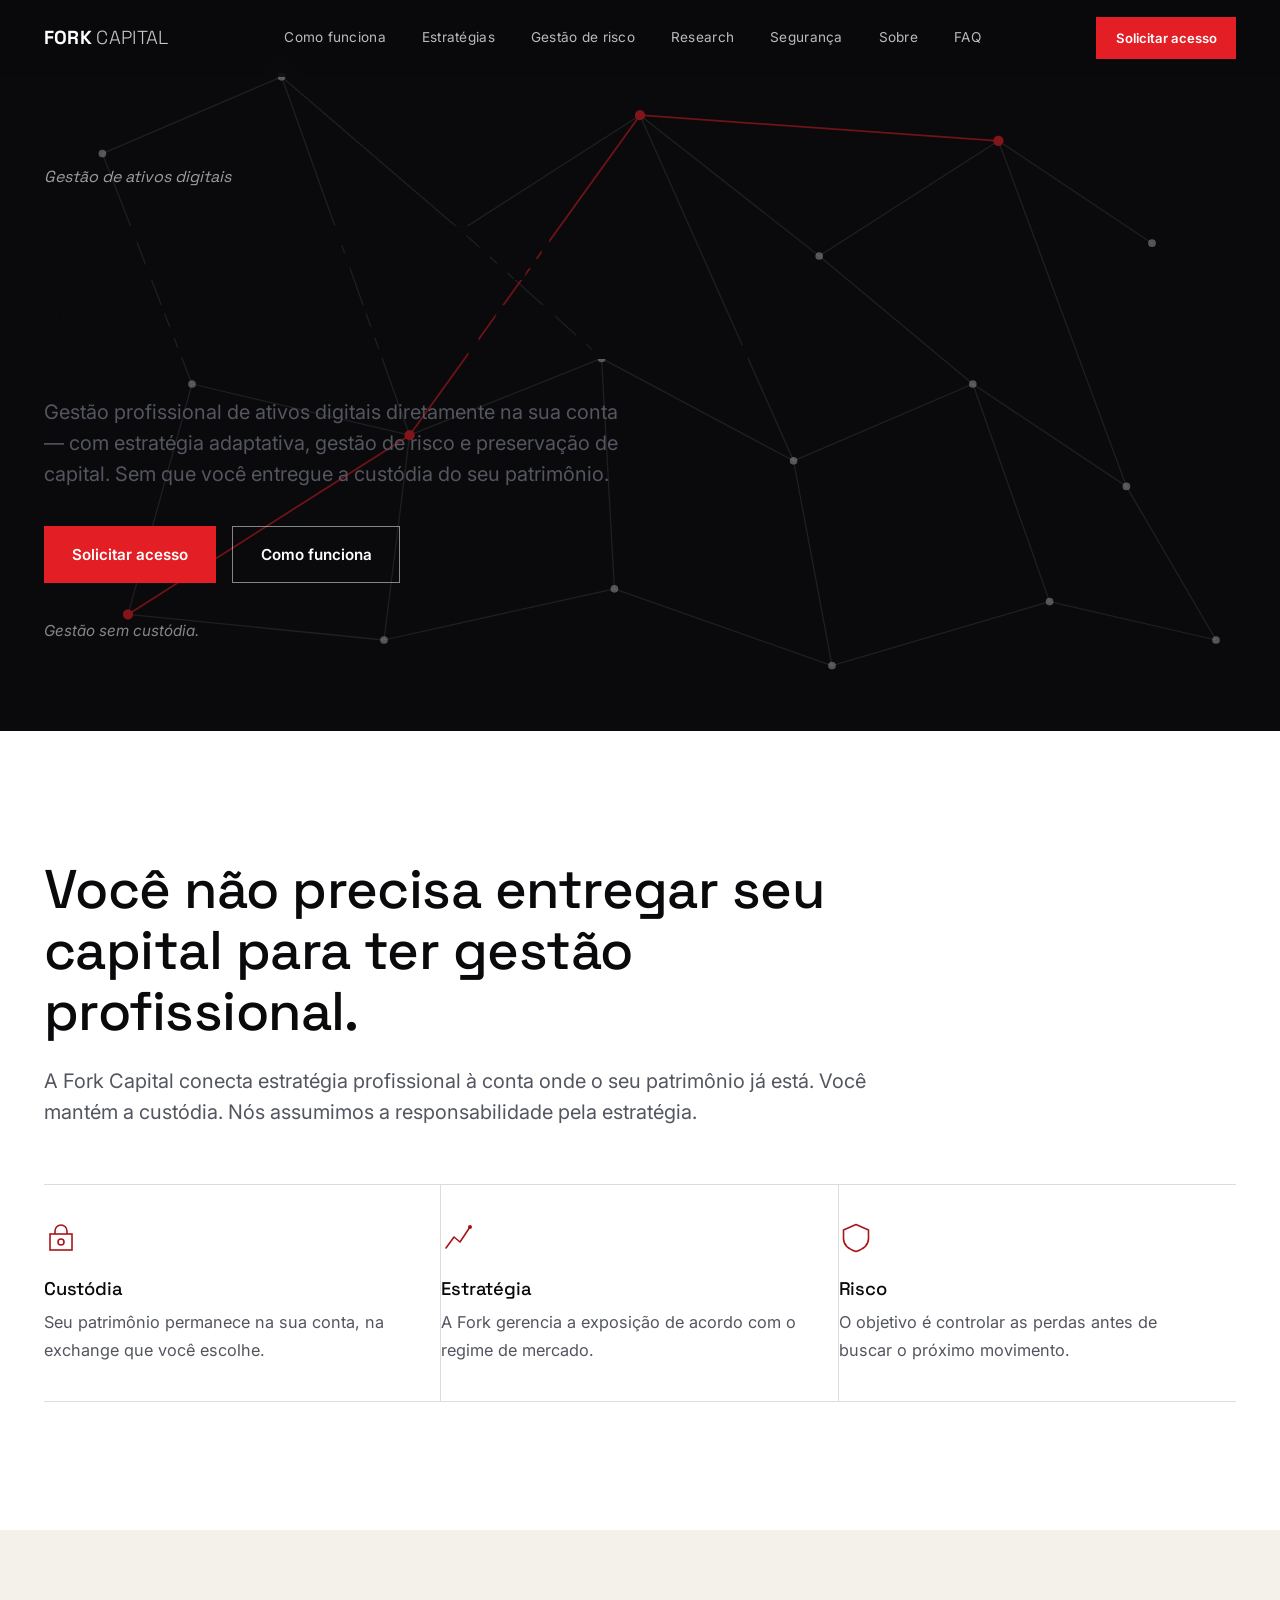
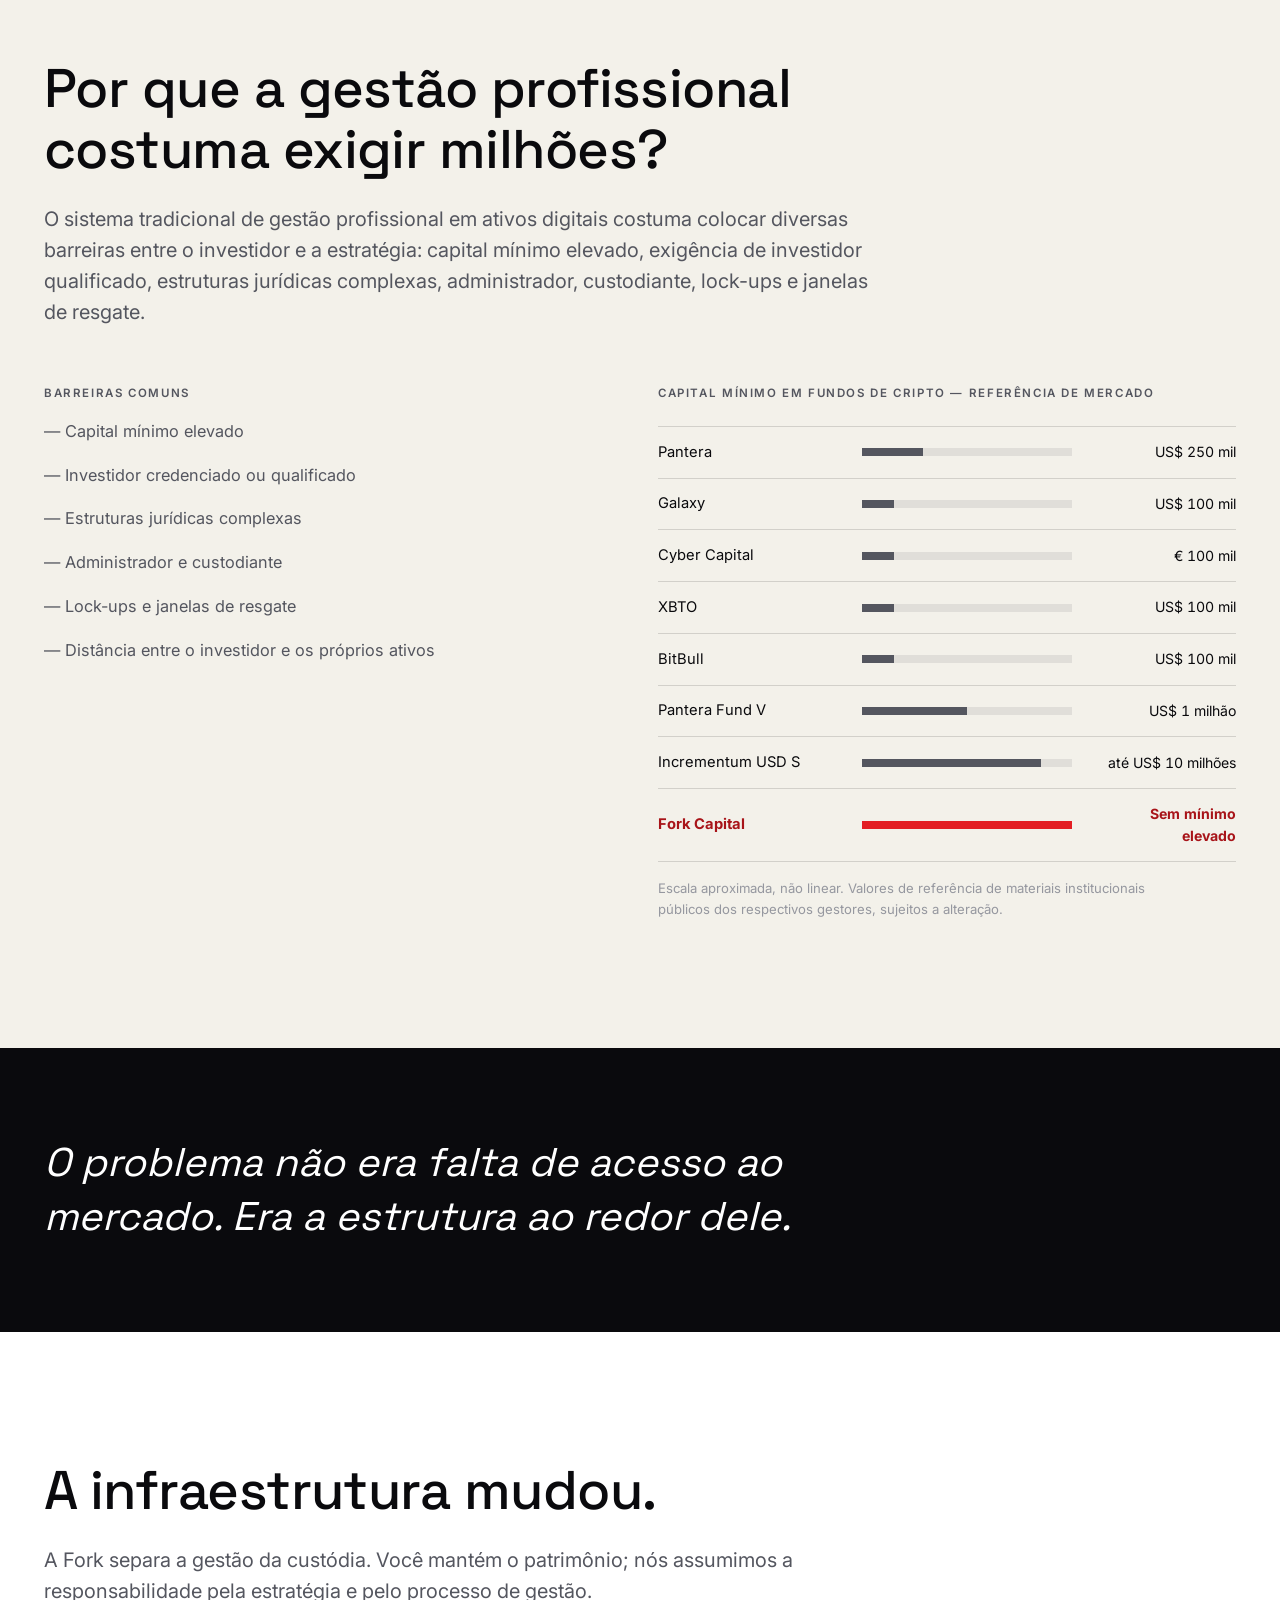
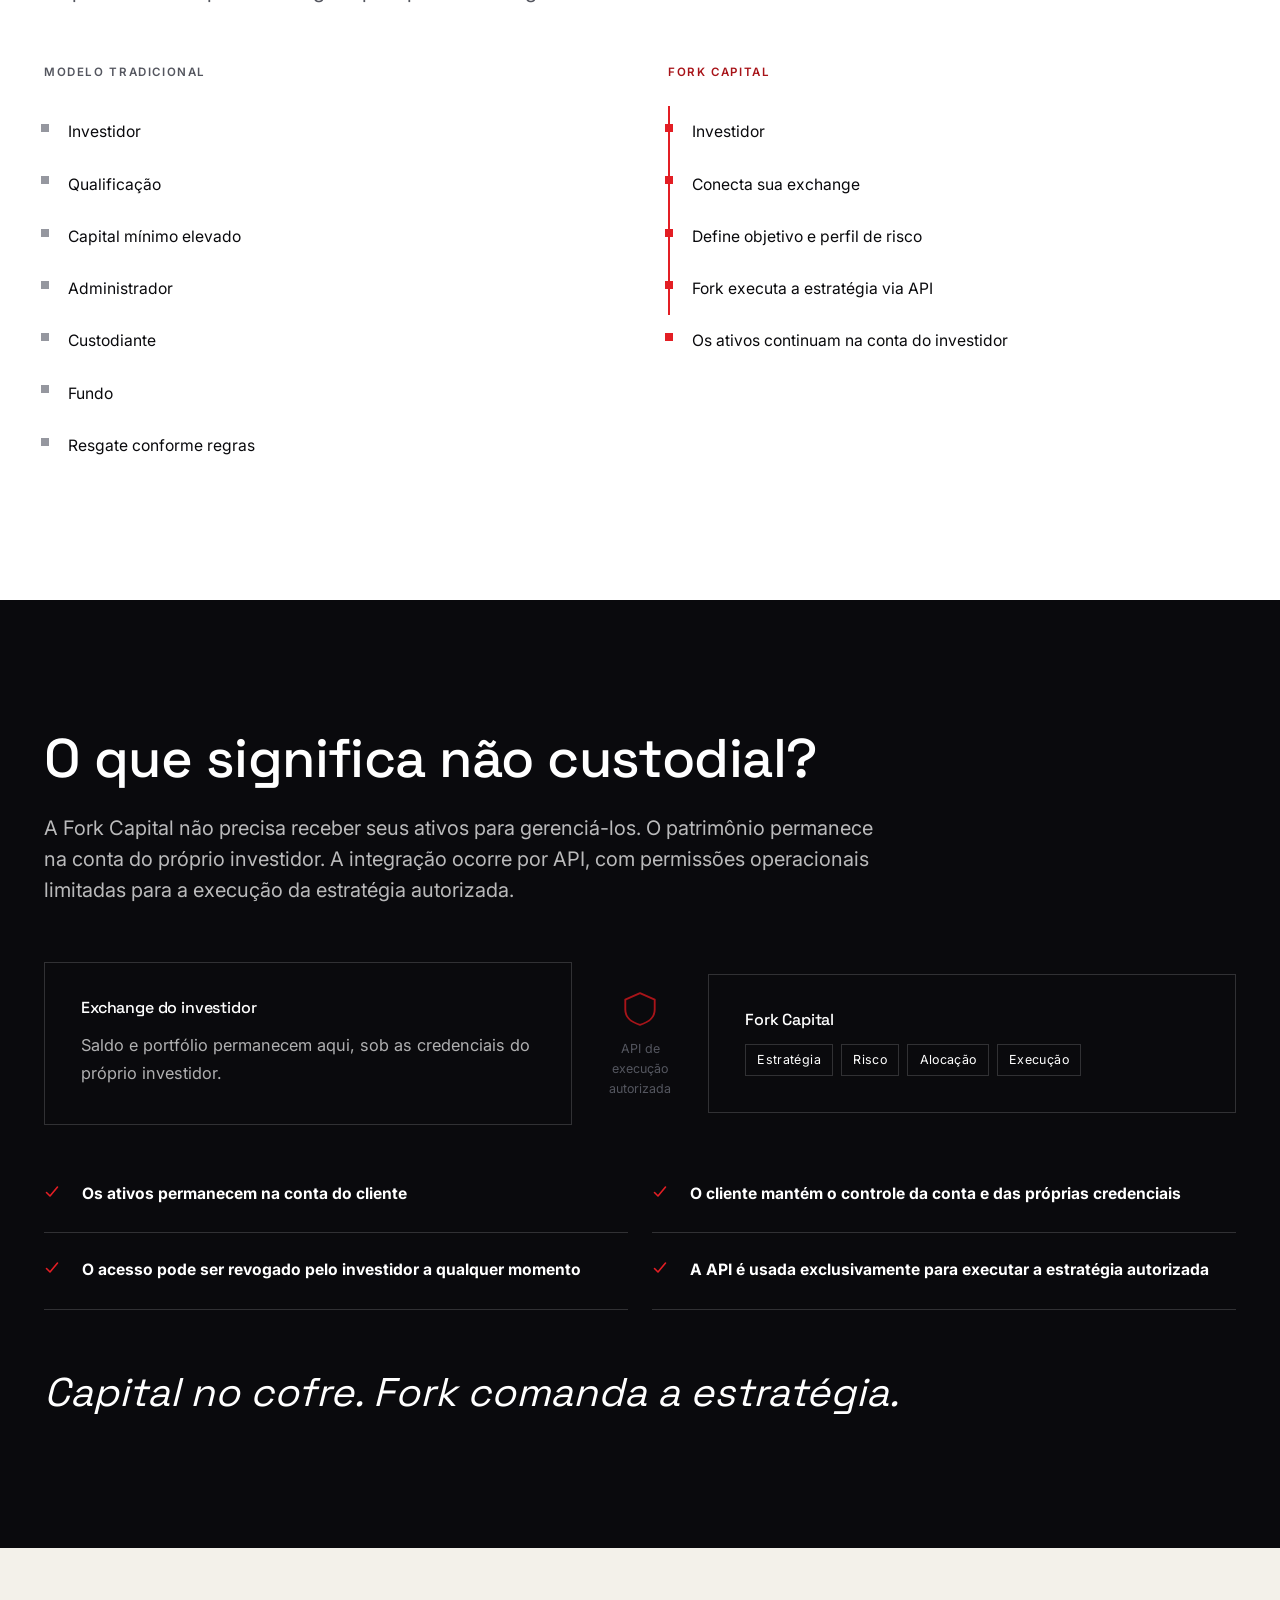
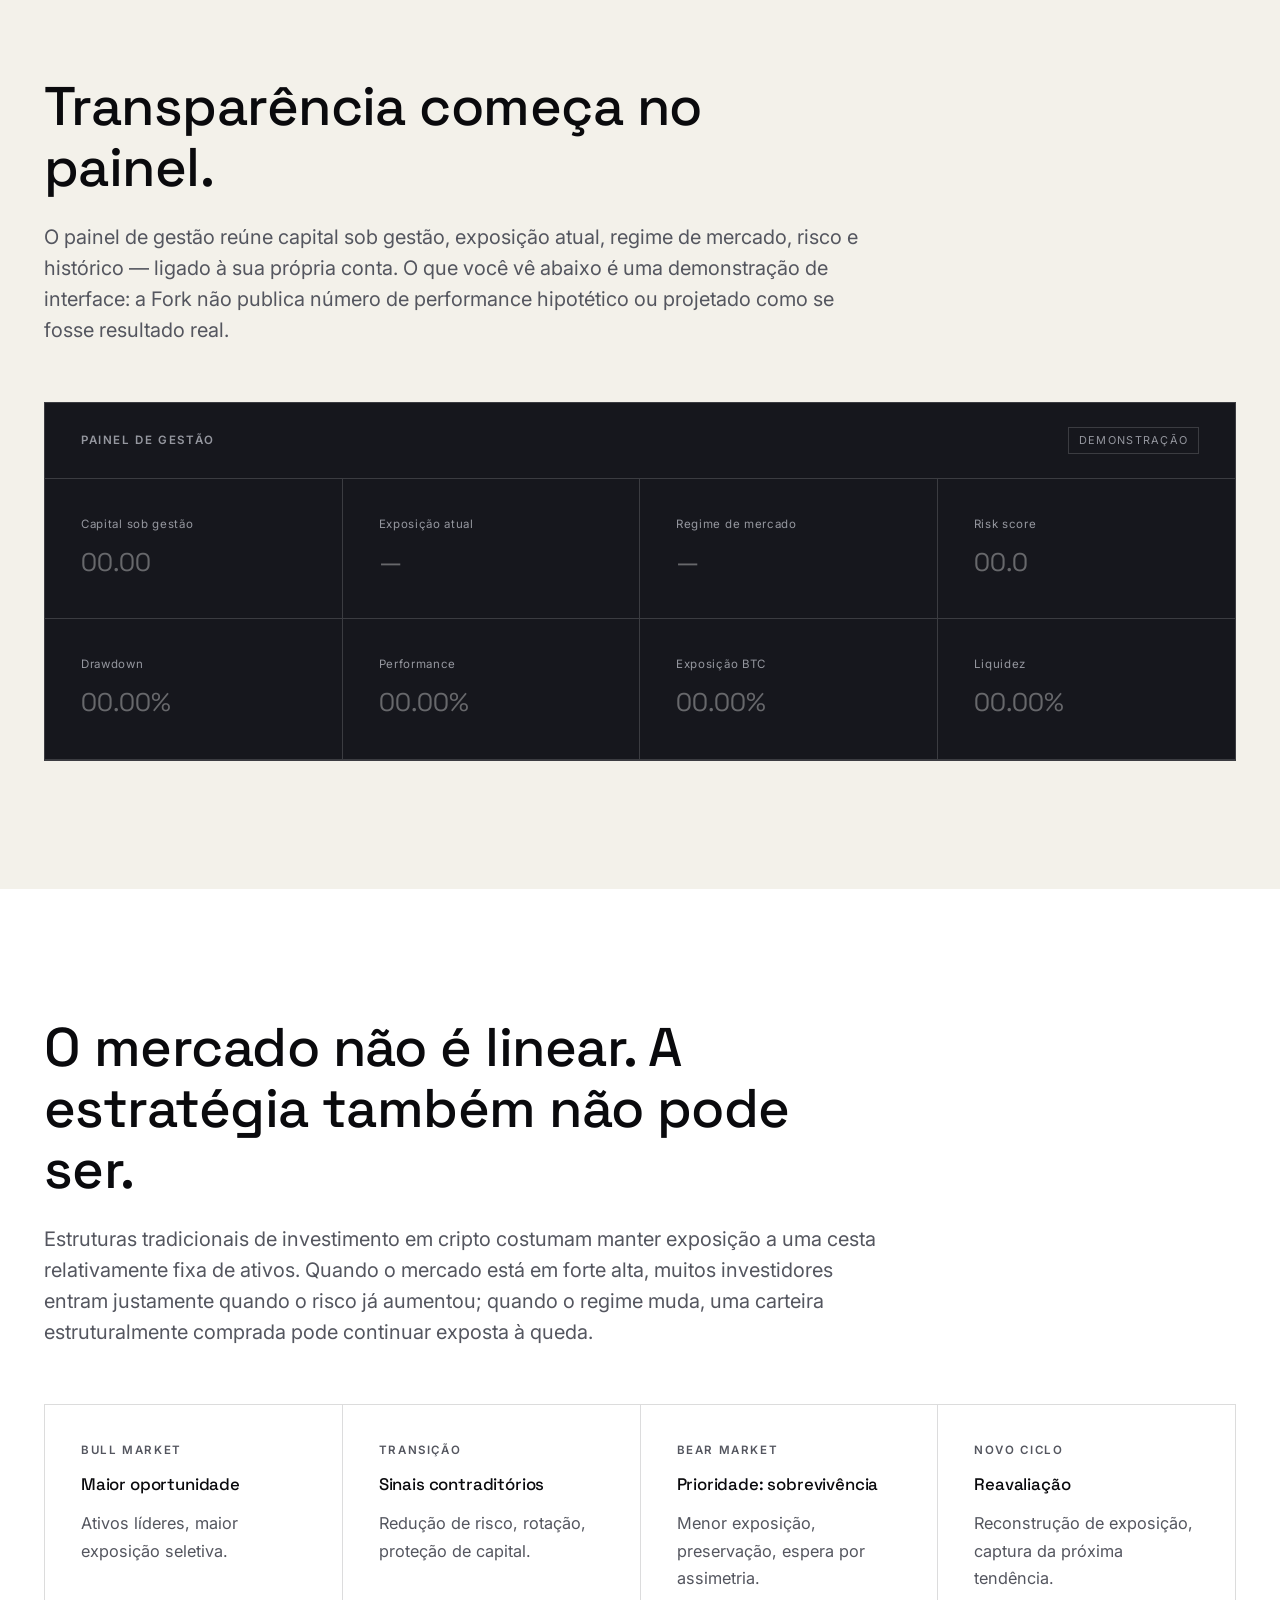
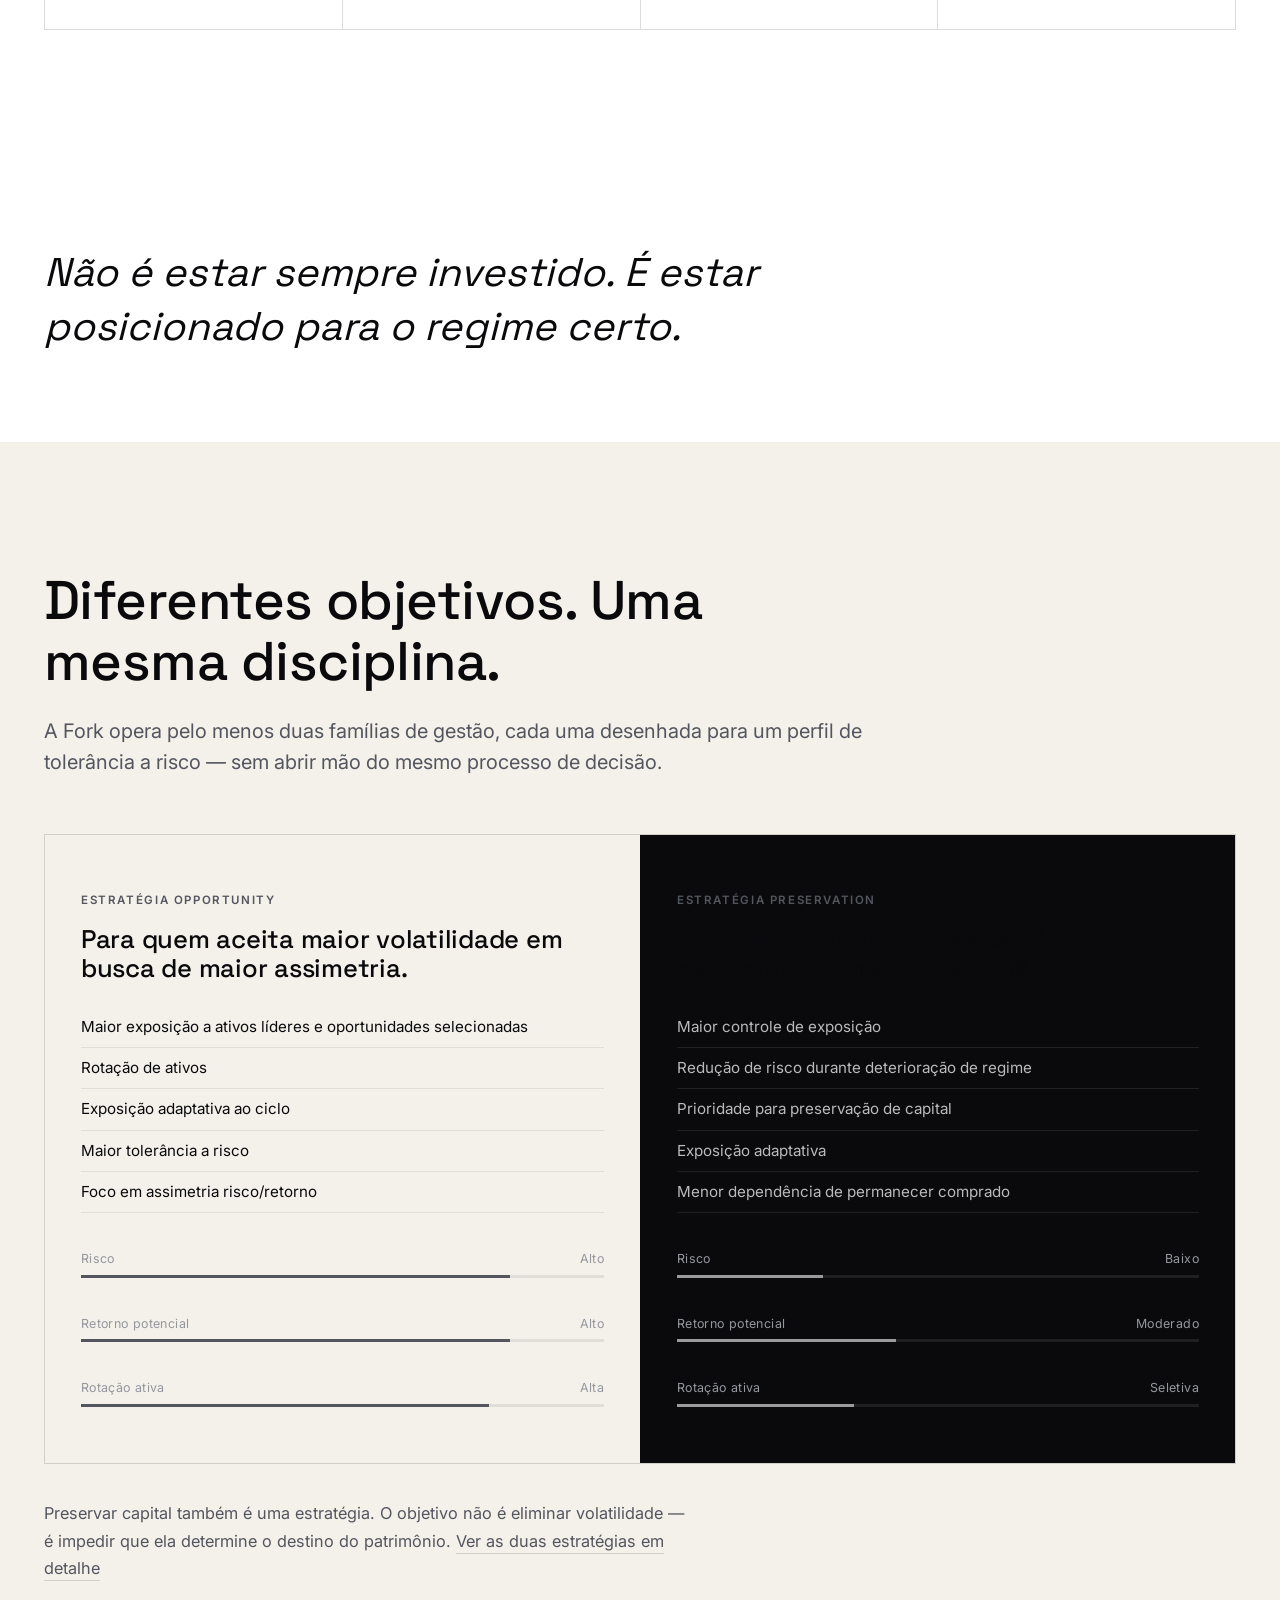
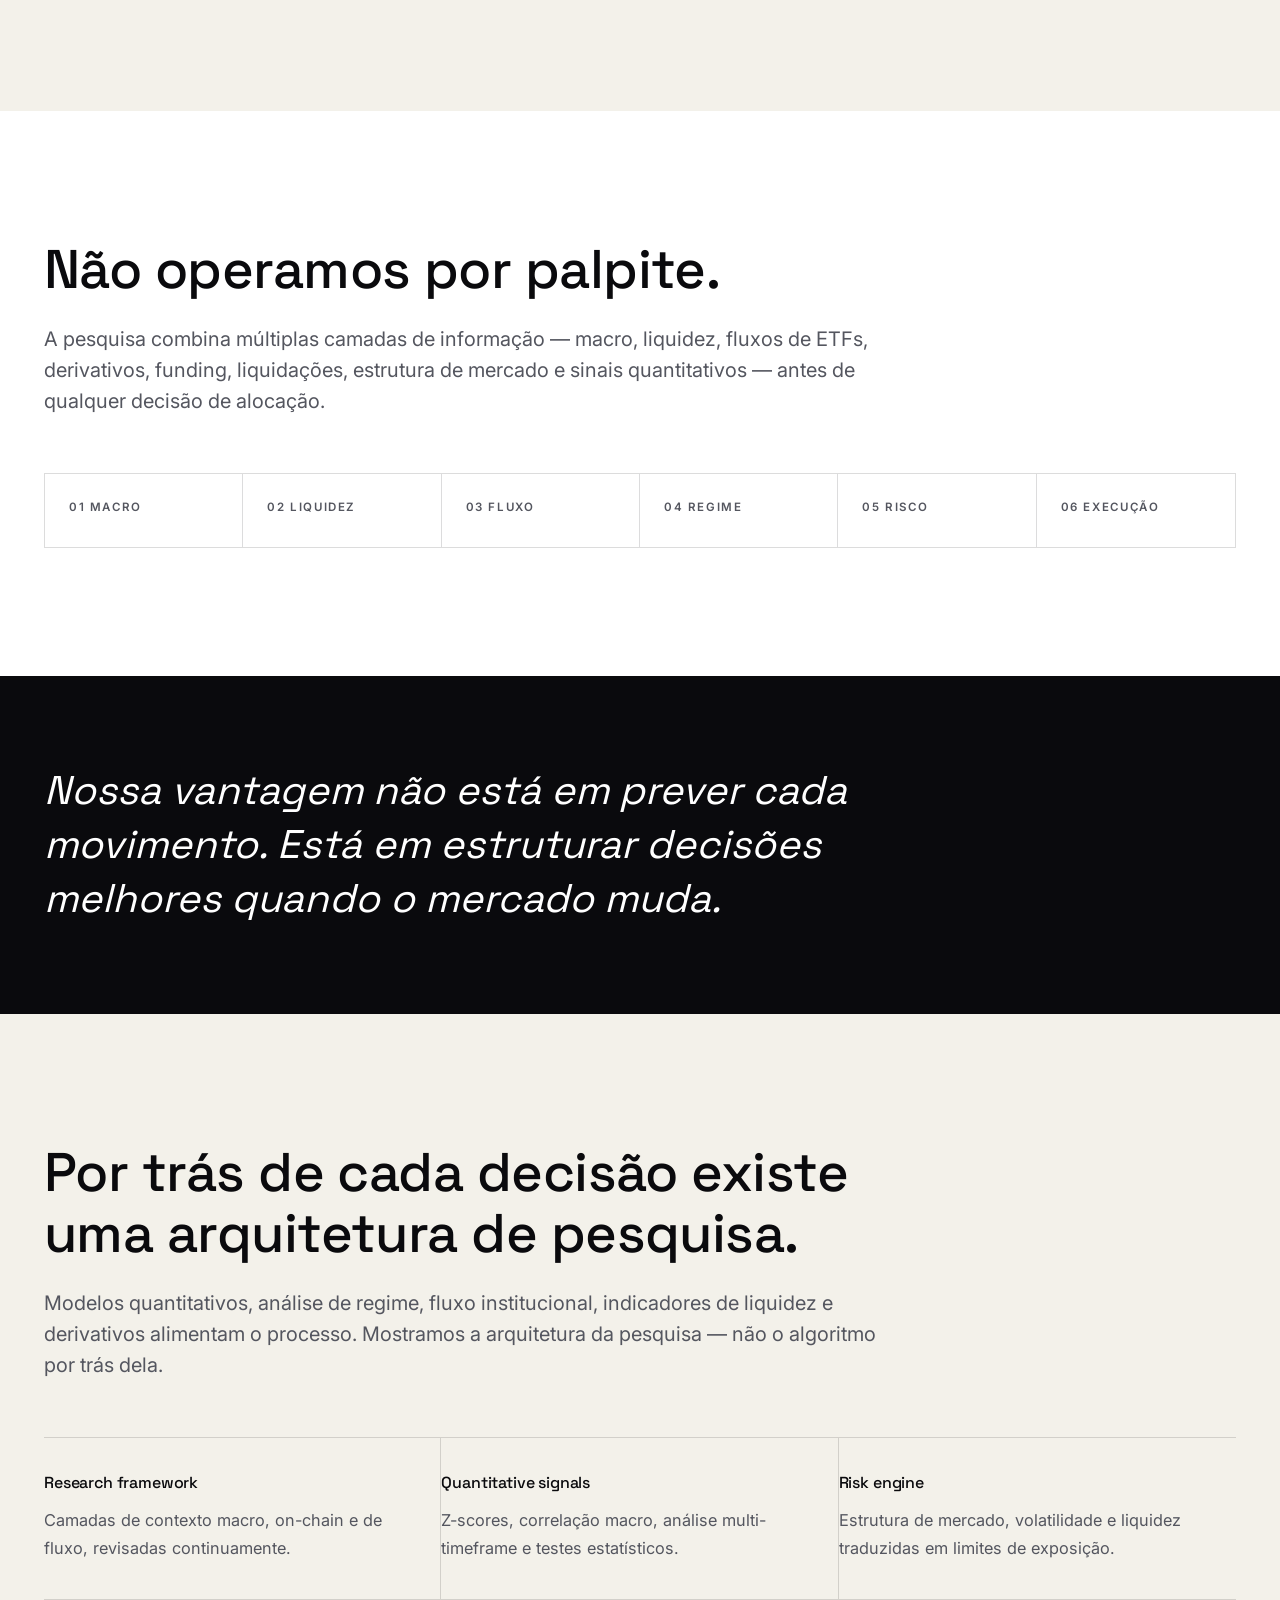
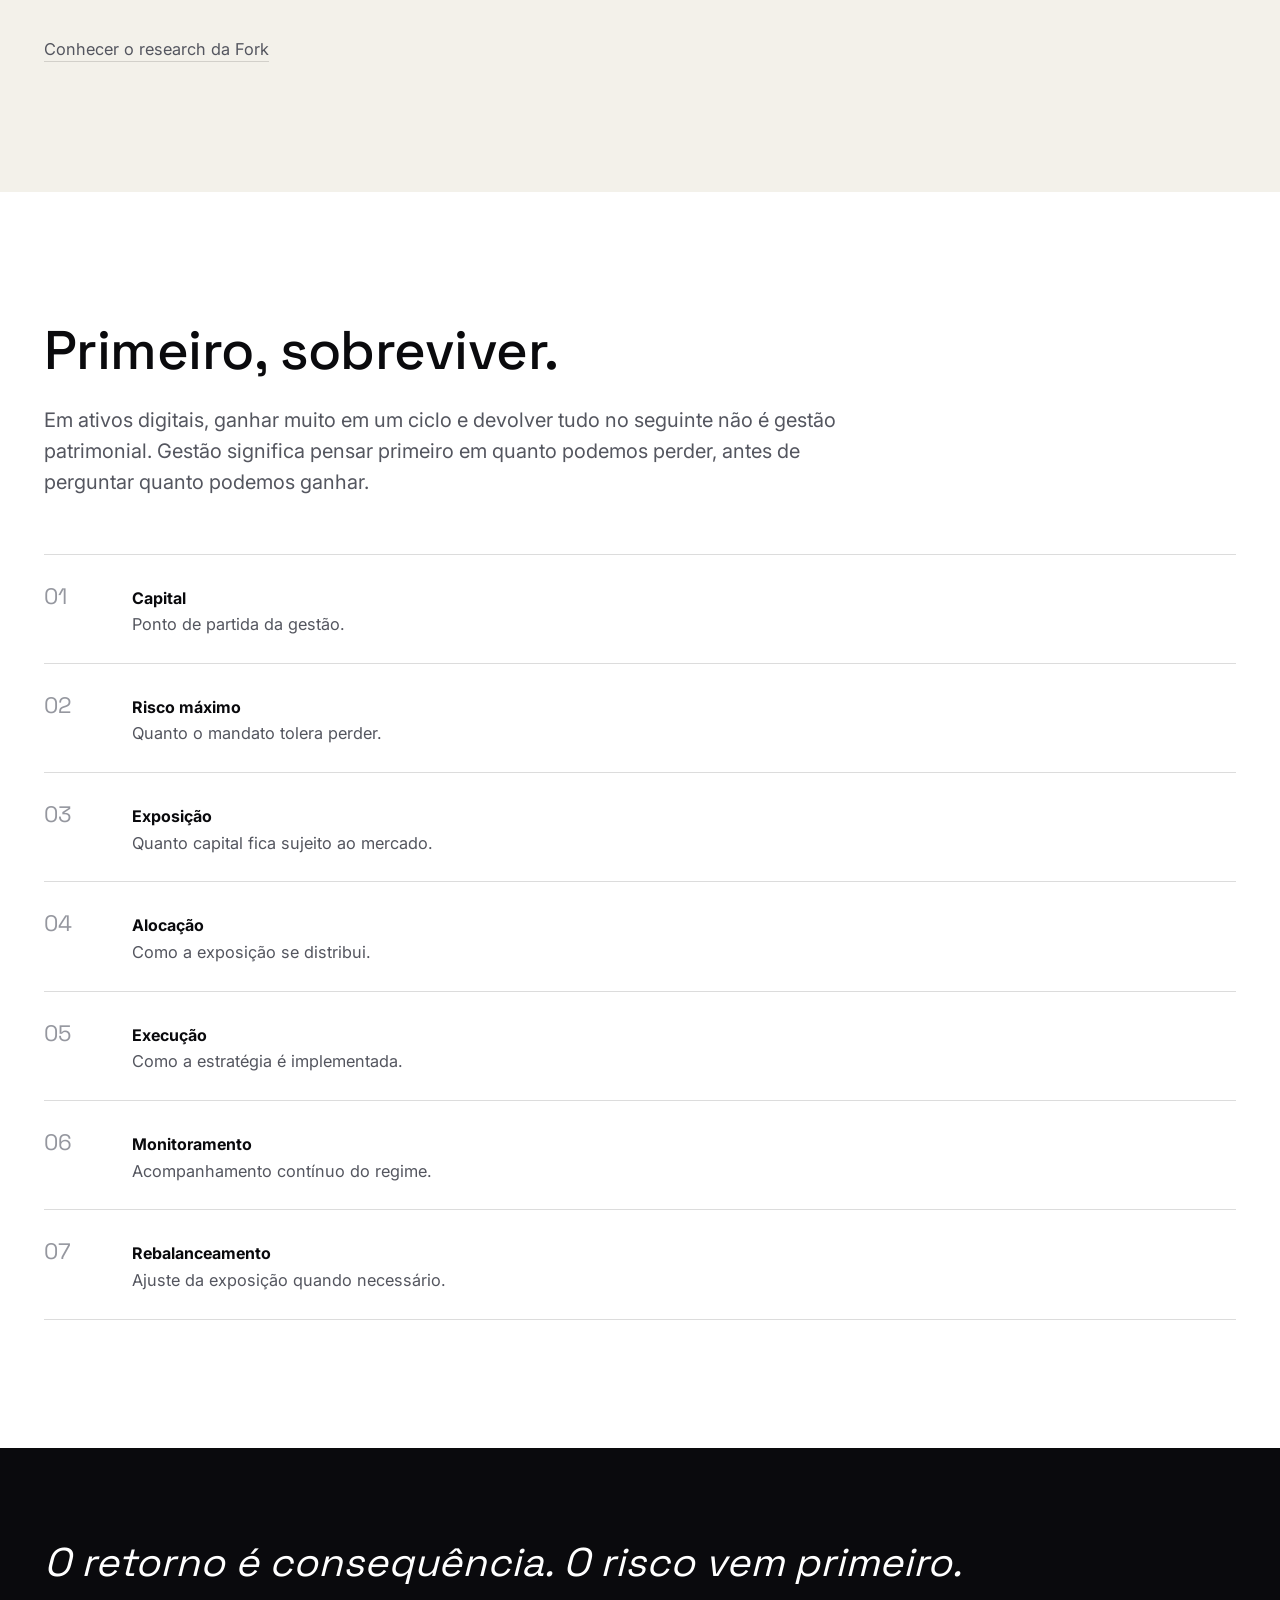
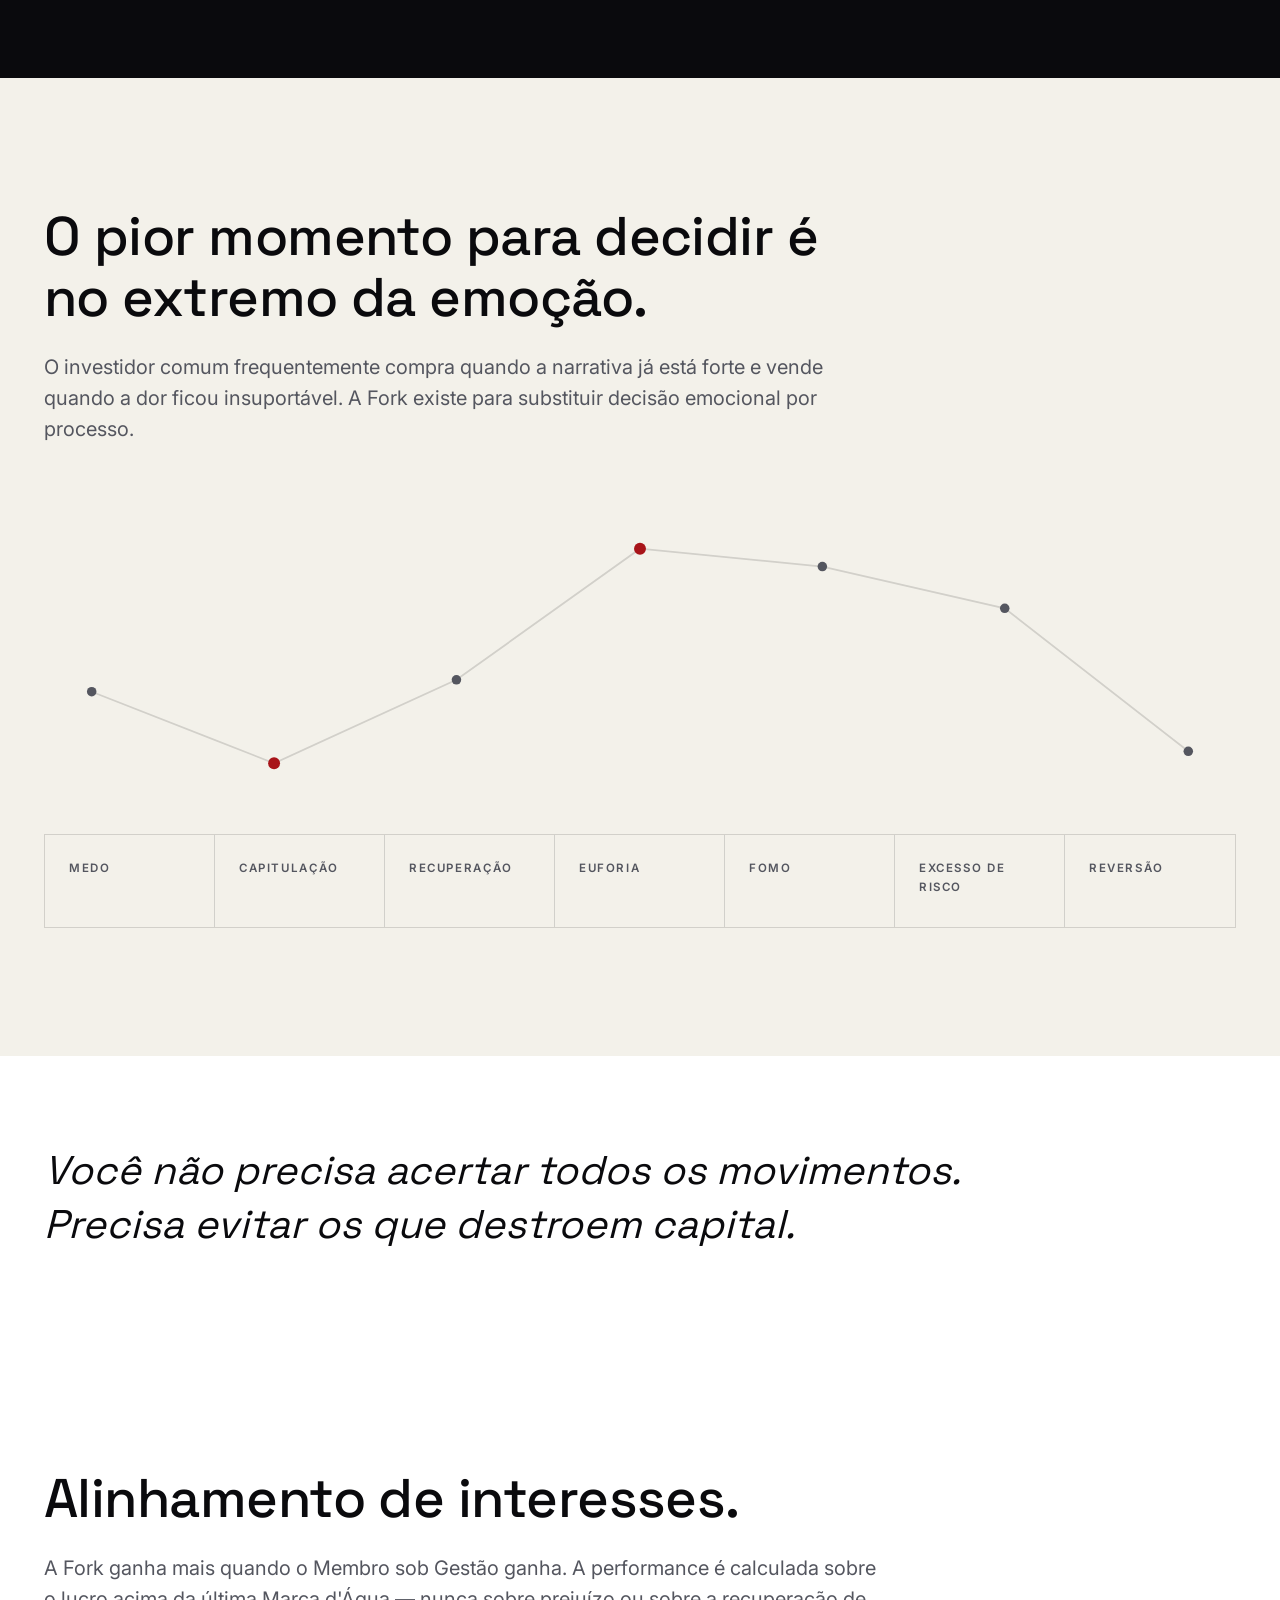
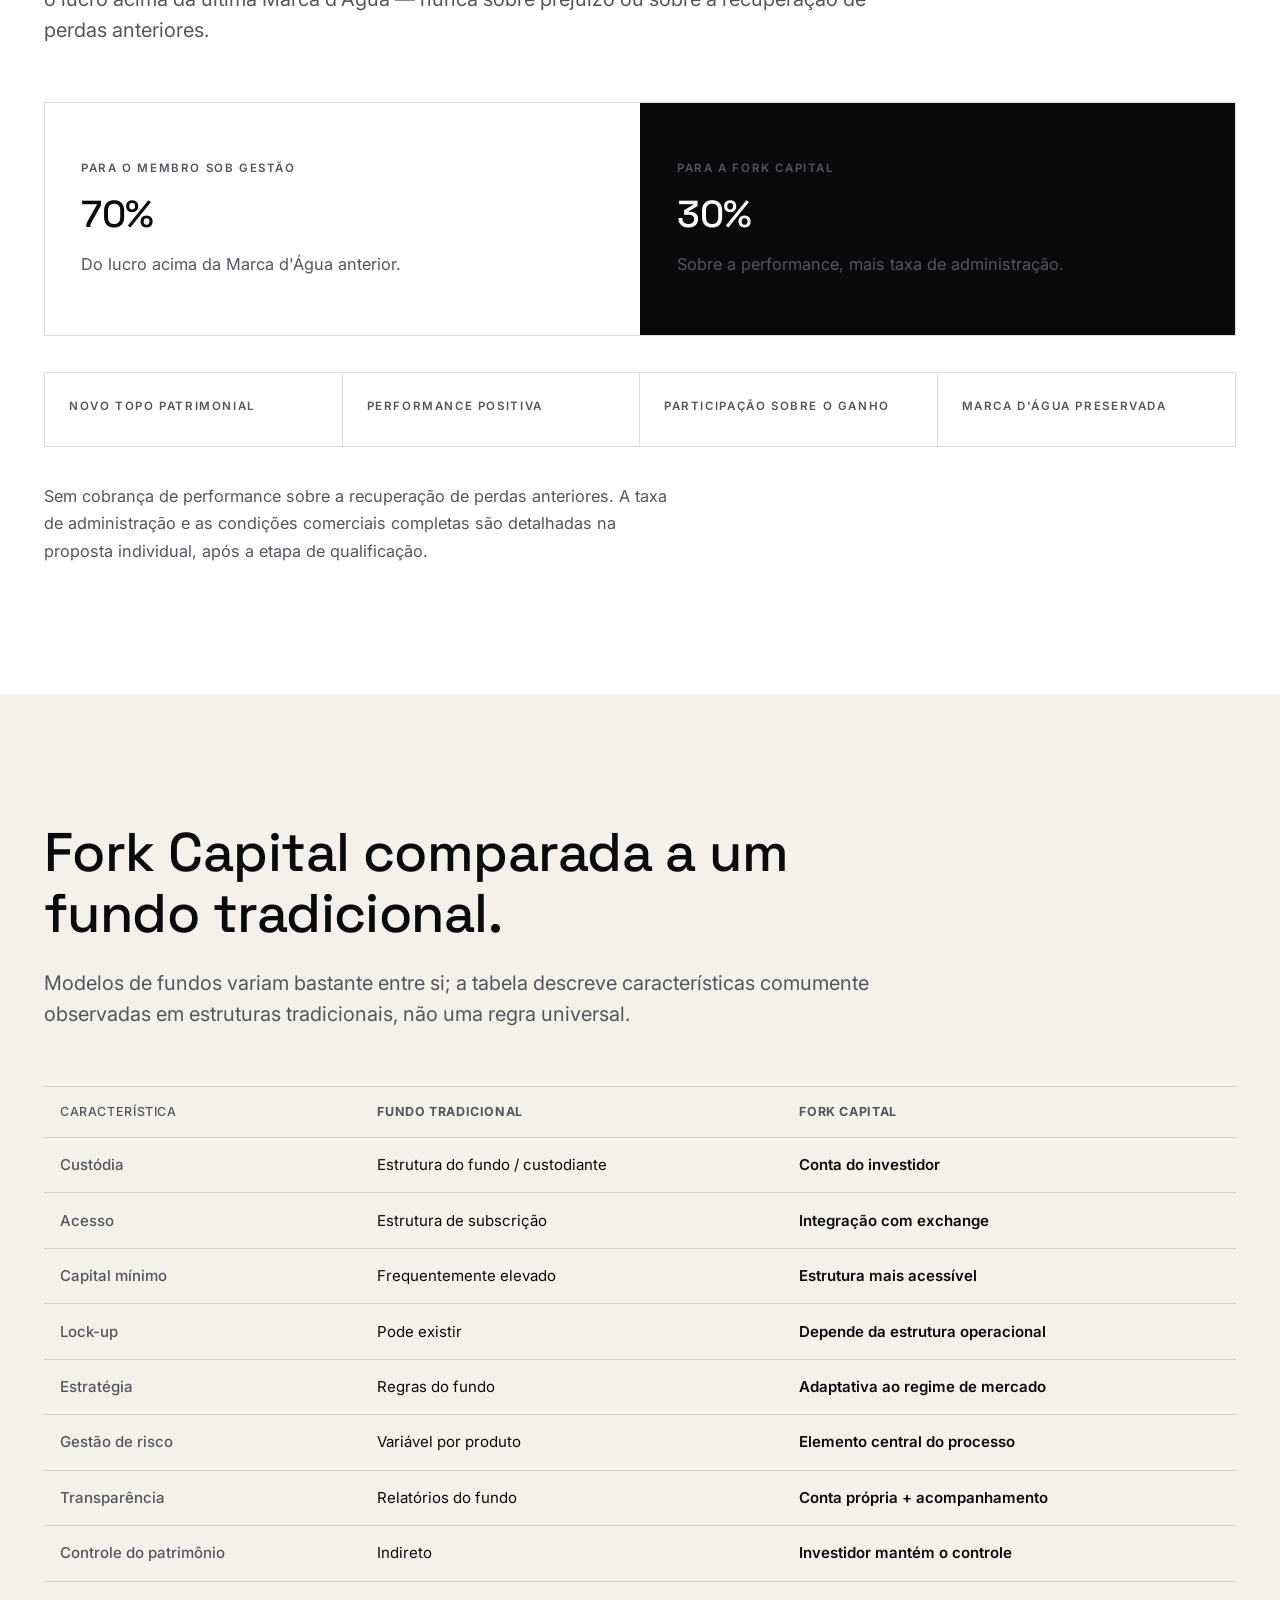
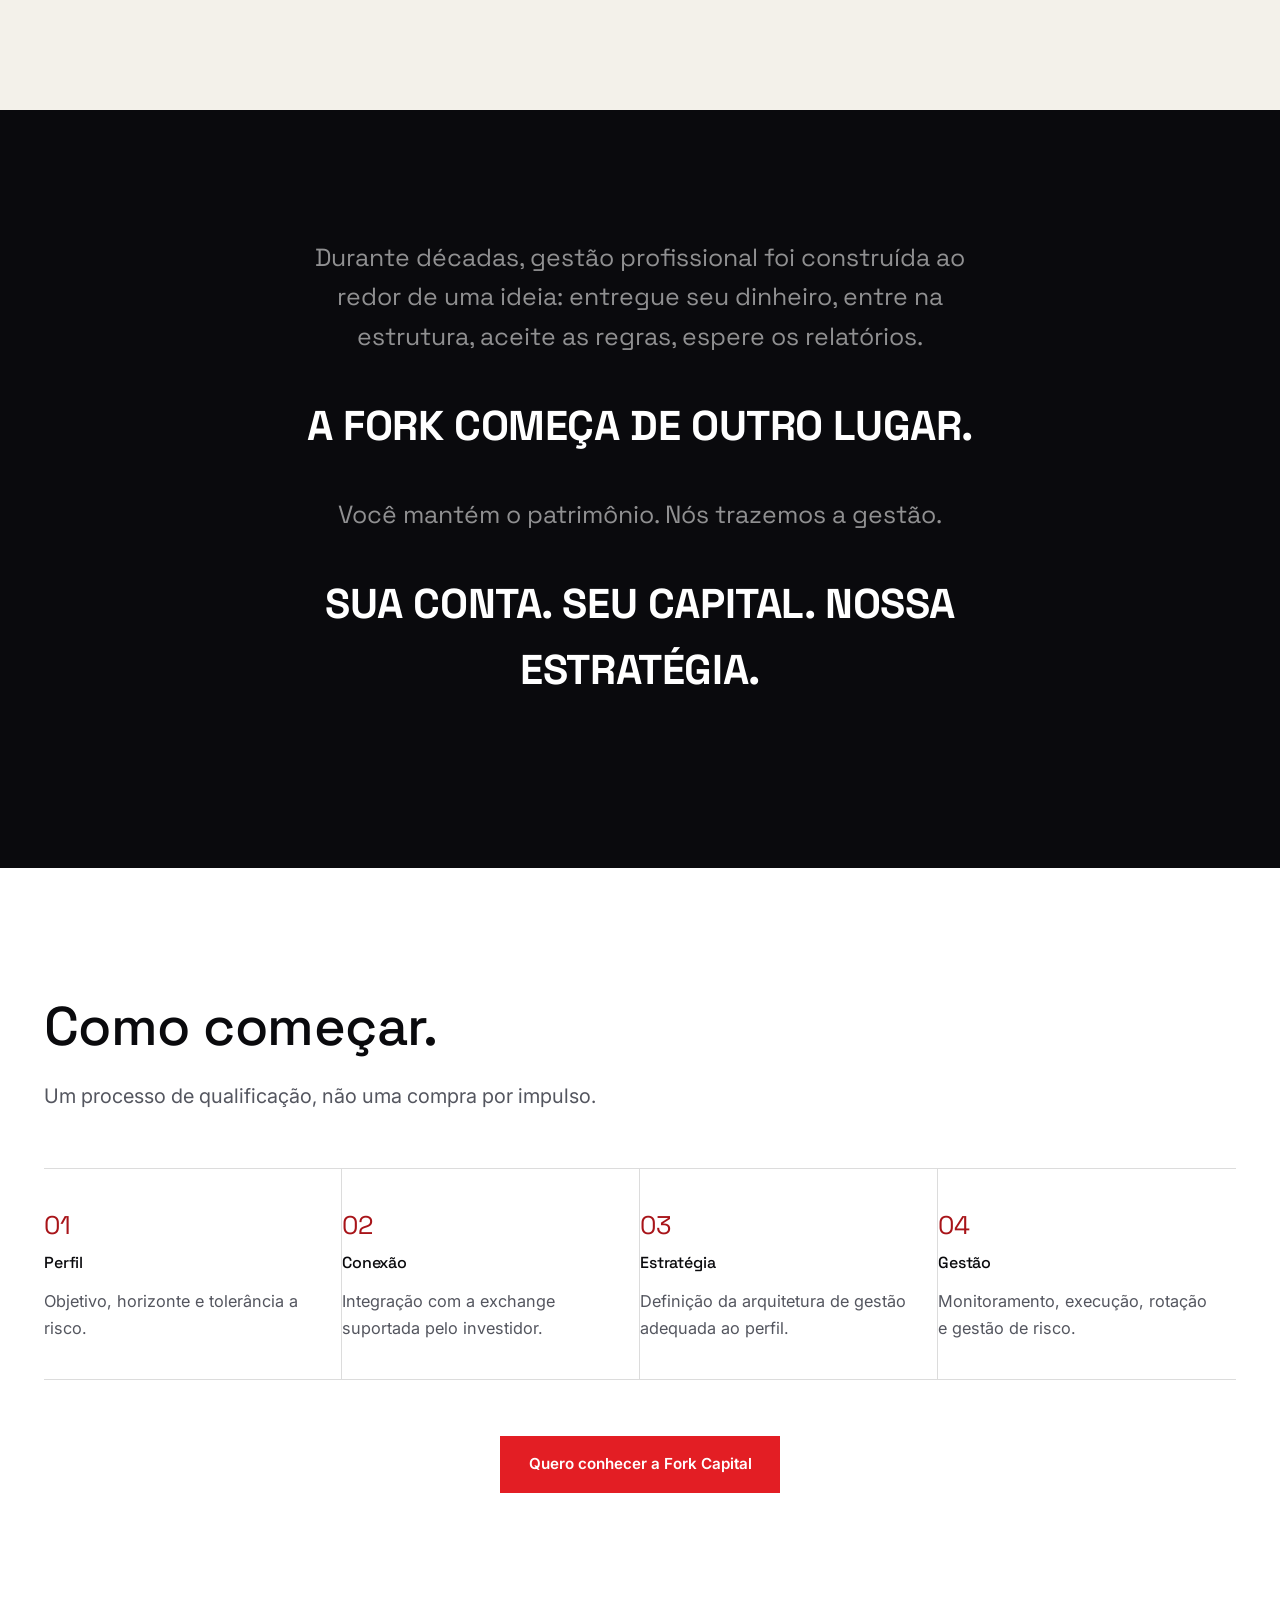
<file: index.html>
<!DOCTYPE html>
<html lang="pt-BR">
<head>
<meta charset="UTF-8">
<meta name="viewport" content="width=device-width, initial-scale=1.0">
<title>Fork Capital | Gestão Profissional de Ativos Digitais sem Custódia</title>
<meta name="description" content="Gestão profissional de ativos digitais diretamente na sua conta. Estratégia adaptativa, gestão de risco e preservação de capital sem entregar a custódia do patrimônio.">
<meta property="og:title" content="Fork Capital | Gestão Profissional de Ativos Digitais sem Custódia">
<meta property="og:description" content="Sua custódia. Nossa estratégia. Gestão de ativos digitais diretamente na sua conta, sem entregar a custódia do patrimônio.">
<meta property="og:type" content="website">
<meta property="og:locale" content="pt_BR">
<link rel="icon" type="image/svg+xml" href="favicon.svg">
<link rel="preconnect" href="https://fonts.googleapis.com">
<link rel="preconnect" href="https://fonts.gstatic.com" crossorigin>
<link rel="stylesheet" href="css/style.css">
</head>
<body>
<a class="visually-hidden" href="#main">Pular para o conteúdo</a>

<header class="site-header" id="siteHeader">
  <div class="container header-inner">
    <a href="index.html" class="logo" aria-label="Fork Capital — página inicial">
      <span class="logo-fork">FORK</span><span class="logo-capital">CAPITAL</span>
    </a>
    <nav class="main-nav" id="mainNav" aria-label="Navegação principal">
      <a href="como-funciona.html">Como funciona</a>
      <a href="estrategias.html">Estratégias</a>
      <a href="gestao-de-risco.html">Gestão de risco</a>
      <a href="research.html">Research</a>
      <a href="seguranca.html">Segurança</a>
      <a href="sobre.html">Sobre</a>
      <a href="faq.html">FAQ</a>
    </nav>
    <div class="header-actions">
      <a href="solicitar-acesso.html" class="btn btn-primary btn-sm">Solicitar acesso</a>
      <button class="nav-toggle" id="navToggle" aria-label="Abrir menu" aria-expanded="false" aria-controls="mainNav">
        <span></span><span></span><span></span>
      </button>
    </div>
  </div>
</header>

<main id="main">

  <section class="hero">
    <svg class="hero-grid" viewBox="0 0 1000 600" preserveAspectRatio="xMidYMid slice" aria-hidden="true">
      <line class="edge" x1="80" y1="120" x2="220" y2="60"/>
      <line class="edge" x1="220" y1="60" x2="360" y2="180"/>
      <line class="edge" x1="360" y1="180" x2="500" y2="90"/>
      <line class="edge" x1="500" y1="90" x2="640" y2="200"/>
      <line class="edge" x1="640" y1="200" x2="780" y2="110"/>
      <line class="edge" x1="780" y1="110" x2="900" y2="190"/>
      <line class="edge" x1="80" y1="120" x2="150" y2="300"/>
      <line class="edge" x1="220" y1="60" x2="320" y2="340"/>
      <line class="edge" x1="360" y1="180" x2="470" y2="280"/>
      <line class="edge" x1="500" y1="90" x2="620" y2="360"/>
      <line class="edge" x1="640" y1="200" x2="760" y2="300"/>
      <line class="edge" x1="780" y1="110" x2="880" y2="380"/>
      <line class="edge" x1="150" y1="300" x2="320" y2="340"/>
      <line class="edge" x1="320" y1="340" x2="470" y2="280"/>
      <line class="edge" x1="470" y1="280" x2="620" y2="360"/>
      <line class="edge" x1="620" y1="360" x2="760" y2="300"/>
      <line class="edge" x1="760" y1="300" x2="880" y2="380"/>
      <line class="edge" x1="150" y1="300" x2="100" y2="480"/>
      <line class="edge" x1="320" y1="340" x2="300" y2="500"/>
      <line class="edge" x1="470" y1="280" x2="480" y2="460"/>
      <line class="edge" x1="620" y1="360" x2="650" y2="520"/>
      <line class="edge" x1="760" y1="300" x2="820" y2="470"/>
      <line class="edge" x1="880" y1="380" x2="950" y2="500"/>
      <line class="edge" x1="100" y1="480" x2="300" y2="500"/>
      <line class="edge" x1="300" y1="500" x2="480" y2="460"/>
      <line class="edge" x1="480" y1="460" x2="650" y2="520"/>
      <line class="edge" x1="650" y1="520" x2="820" y2="470"/>
      <line class="edge" x1="820" y1="470" x2="950" y2="500"/>
      <line class="edge-signal" x1="100" y1="480" x2="320" y2="340"/>
      <line class="edge-signal" x1="320" y1="340" x2="500" y2="90"/>
      <line class="edge-signal" x1="500" y1="90" x2="780" y2="110"/>
      <circle class="node" cx="80" cy="120" r="3"/>
      <circle class="node" cx="220" cy="60" r="3"/>
      <circle class="node" cx="360" cy="180" r="3"/>
      <circle class="node" cx="640" cy="200" r="3"/>
      <circle class="node" cx="900" cy="190" r="3"/>
      <circle class="node" cx="150" cy="300" r="3"/>
      <circle class="node" cx="470" cy="280" r="3"/>
      <circle class="node" cx="620" cy="360" r="3"/>
      <circle class="node" cx="760" cy="300" r="3"/>
      <circle class="node" cx="880" cy="380" r="3"/>
      <circle class="node" cx="300" cy="500" r="3"/>
      <circle class="node" cx="480" cy="460" r="3"/>
      <circle class="node" cx="650" cy="520" r="3"/>
      <circle class="node" cx="820" cy="470" r="3"/>
      <circle class="node" cx="950" cy="500" r="3"/>
      <circle class="node-signal" cx="100" cy="480" r="4"/>
      <circle class="node-signal" cx="320" cy="340" r="4"/>
      <circle class="node-signal" cx="500" cy="90" r="4"/>
      <circle class="node-signal" cx="780" cy="110" r="4"/>
    </svg>
    <div class="container hero-inner">
      <p class="hero-kicker hero-anim-1">Gestão de ativos digitais</p>
      <h1 class="hero-title display-shout h-xl hero-anim-2">Sua custódia.<br>Nossa estratégia.</h1>
      <p class="lede hero-sub hero-anim-3">Gestão profissional de ativos digitais diretamente na sua conta — com estratégia adaptativa, gestão de risco e preservação de capital. Sem que você entregue a custódia do seu patrimônio.</p>
      <div class="hero-ctas hero-anim-4">
        <a href="solicitar-acesso.html" class="btn btn-primary">Solicitar acesso</a>
        <a href="como-funciona.html" class="btn btn-outline-light">Como funciona</a>
      </div>
      <p class="hero-micro hero-anim-4">Gestão sem custódia.</p>
    </div>
  </section>

  <section class="section">
    <div class="container">
      <div class="section-head">
        <h2 class="display-quiet h-lg">Você não precisa entregar seu capital para ter gestão profissional.</h2>
        <p class="lede mt-3">A Fork Capital conecta estratégia profissional à conta onde o seu patrimônio já está. Você mantém a custódia. Nós assumimos a responsabilidade pela estratégia.</p>
      </div>
      <div class="pillars">
        <div class="pillar">
          <svg class="pillar-mark" viewBox="0 0 34 34" fill="none" stroke="currentColor" stroke-width="1.6"><rect x="6" y="13" width="22" height="16"/><circle cx="17" cy="21" r="3"/><path d="M11 13v-3a6 6 0 0 1 12 0v3"/></svg>
          <h3 class="display-quiet">Custódia</h3>
          <p class="text-body">Seu patrimônio permanece na sua conta, na exchange que você escolhe.</p>
        </div>
        <div class="pillar">
          <svg class="pillar-mark" viewBox="0 0 34 34" fill="none" stroke="currentColor" stroke-width="1.6" stroke-linecap="round" stroke-linejoin="round"><path d="M5 27 L13 16 L19 21 L29 6"/><circle cx="29" cy="6" r="2" fill="currentColor" stroke="none"/></svg>
          <h3 class="display-quiet">Estratégia</h3>
          <p class="text-body">A Fork gerencia a exposição de acordo com o regime de mercado.</p>
        </div>
        <div class="pillar">
          <svg class="pillar-mark" viewBox="0 0 34 34" fill="none" stroke="currentColor" stroke-width="1.6" stroke-linejoin="round"><path d="M17 3.5 L29.5 9 v8.5c0 8 -6.2 11 -12.5 13 C10.7 28.5 4.5 25.5 4.5 17.5 V9 Z"/></svg>
          <h3 class="display-quiet">Risco</h3>
          <p class="text-body">O objetivo é controlar as perdas antes de buscar o próximo movimento.</p>
        </div>
      </div>
    </div>
  </section>

  <section class="section section-bone">
    <div class="container">
      <div class="section-head">
        <h2 class="display-quiet h-lg">Por que a gestão profissional costuma exigir milhões?</h2>
        <p class="lede mt-3">O sistema tradicional de gestão profissional em ativos digitais costuma colocar diversas barreiras entre o investidor e a estratégia: capital mínimo elevado, exigência de investidor qualificado, estruturas jurídicas complexas, administrador, custodiante, lock-ups e janelas de resgate.</p>
      </div>
      <div class="grid grid-2">
        <div>
          <p class="small-caps mb-2">Barreiras comuns</p>
          <ul class="stack text-body">
            <li>— Capital mínimo elevado</li>
            <li>— Investidor credenciado ou qualificado</li>
            <li>— Estruturas jurídicas complexas</li>
            <li>— Administrador e custodiante</li>
            <li>— Lock-ups e janelas de resgate</li>
            <li>— Distância entre o investidor e os próprios ativos</li>
          </ul>
        </div>
        <div>
          <p class="small-caps mb-2">Capital mínimo em fundos de cripto — referência de mercado</p>
          <div class="bar-list">
            <div class="bar-row"><span class="bar-name">Pantera</span><div class="bar-track"><div class="bar-fill" style="width:29%"></div></div><span class="bar-value">US$ 250 mil</span></div>
            <div class="bar-row"><span class="bar-name">Galaxy</span><div class="bar-track"><div class="bar-fill" style="width:15%"></div></div><span class="bar-value">US$ 100 mil</span></div>
            <div class="bar-row"><span class="bar-name">Cyber Capital</span><div class="bar-track"><div class="bar-fill" style="width:15%"></div></div><span class="bar-value">€ 100 mil</span></div>
            <div class="bar-row"><span class="bar-name">XBTO</span><div class="bar-track"><div class="bar-fill" style="width:15%"></div></div><span class="bar-value">US$ 100 mil</span></div>
            <div class="bar-row"><span class="bar-name">BitBull</span><div class="bar-track"><div class="bar-fill" style="width:15%"></div></div><span class="bar-value">US$ 100 mil</span></div>
            <div class="bar-row"><span class="bar-name">Pantera Fund V</span><div class="bar-track"><div class="bar-fill" style="width:50%"></div></div><span class="bar-value">US$ 1 milhão</span></div>
            <div class="bar-row"><span class="bar-name">Incrementum USD S</span><div class="bar-track"><div class="bar-fill" style="width:85%"></div></div><span class="bar-value">até US$ 10 milhões</span></div>
            <div class="bar-row is-fork"><span class="bar-name">Fork Capital</span><div class="bar-track"><div class="bar-fill" style="width:100%"></div></div><span class="bar-value">Sem mínimo elevado</span></div>
          </div>
          <p class="bar-caption">Escala aproximada, não linear. Valores de referência de materiais institucionais públicos dos respectivos gestores, sujeitos a alteração.</p>
        </div>
      </div>
    </div>
  </section>

  <section class="statement-band section-dark">
    <div class="container"><p class="statement">O problema não era falta de acesso ao mercado. Era a estrutura ao redor dele.</p></div>
  </section>

  <section class="section">
    <div class="container">
      <div class="section-head">
        <h2 class="display-quiet h-lg">A infraestrutura mudou.</h2>
        <p class="lede mt-3">A Fork separa a gestão da custódia. Você mantém o patrimônio; nós assumimos a responsabilidade pela estratégia e pelo processo de gestão.</p>
      </div>
      <div class="flow-compare">
        <div class="flow-col">
          <p class="small-caps flow-col-title">Modelo tradicional</p>
          <ol class="flow-steps">
            <li>Investidor</li>
            <li>Qualificação</li>
            <li>Capital mínimo elevado</li>
            <li>Administrador</li>
            <li>Custodiante</li>
            <li>Fundo</li>
            <li>Resgate conforme regras</li>
          </ol>
        </div>
        <div class="flow-col flow-new">
          <p class="small-caps flow-col-title tag-signal">Fork Capital</p>
          <ol class="flow-steps">
            <li>Investidor</li>
            <li>Conecta sua exchange</li>
            <li>Define objetivo e perfil de risco</li>
            <li>Fork executa a estratégia via API</li>
            <li>Os ativos continuam na conta do investidor</li>
          </ol>
        </div>
      </div>
    </div>
  </section>

  <section class="section section-dark">
    <div class="container">
      <div class="section-head">
        <h2 class="display-quiet h-lg">O que significa não custodial?</h2>
        <p class="lede mt-3">A Fork Capital não precisa receber seus ativos para gerenciá-los. O patrimônio permanece na conta do próprio investidor. A integração ocorre por API, com permissões operacionais limitadas para a execução da estratégia autorizada.</p>
      </div>
      <div class="nc-diagram mt-5">
        <div class="nc-block">
          <h4 class="display-quiet">Exchange do investidor</h4>
          <p class="text-body">Saldo e portfólio permanecem aqui, sob as credenciais do próprio investidor.</p>
        </div>
        <div class="nc-shield" aria-hidden="true">
          <svg viewBox="0 0 34 34" fill="none" stroke="currentColor" stroke-width="1.6" stroke-linejoin="round"><path d="M17 3.5 L29.5 9 v8.5c0 8 -6.2 11 -12.5 13 C10.7 28.5 4.5 25.5 4.5 17.5 V9 Z"/></svg>
          <span>API de execução autorizada</span>
        </div>
        <div class="nc-block nc-fork">
          <h4 class="display-quiet">Fork Capital</h4>
          <div class="nc-tags">
            <span class="nc-tag">Estratégia</span><span class="nc-tag">Risco</span><span class="nc-tag">Alocação</span><span class="nc-tag">Execução</span>
          </div>
        </div>
      </div>
      <div class="check-list check-list-2col mt-5">
        <div class="check-item"><svg viewBox="0 0 16 16" fill="none" stroke="currentColor" stroke-width="1.6" stroke-linecap="round" stroke-linejoin="round"><path d="M2.5 8.5l3.5 3.5 7.5-9"/></svg><div><strong>Os ativos permanecem na conta do cliente</strong></div></div>
        <div class="check-item"><svg viewBox="0 0 16 16" fill="none" stroke="currentColor" stroke-width="1.6" stroke-linecap="round" stroke-linejoin="round"><path d="M2.5 8.5l3.5 3.5 7.5-9"/></svg><div><strong>O cliente mantém o controle da conta e das próprias credenciais</strong></div></div>
        <div class="check-item"><svg viewBox="0 0 16 16" fill="none" stroke="currentColor" stroke-width="1.6" stroke-linecap="round" stroke-linejoin="round"><path d="M2.5 8.5l3.5 3.5 7.5-9"/></svg><div><strong>O acesso pode ser revogado pelo investidor a qualquer momento</strong></div></div>
        <div class="check-item"><svg viewBox="0 0 16 16" fill="none" stroke="currentColor" stroke-width="1.6" stroke-linecap="round" stroke-linejoin="round"><path d="M2.5 8.5l3.5 3.5 7.5-9"/></svg><div><strong>A API é usada exclusivamente para executar a estratégia autorizada</strong></div></div>
      </div>
      <p class="statement mt-5">Capital no cofre. Fork comanda a estratégia.</p>
    </div>
  </section>

  <section class="section section-bone">
    <div class="container">
      <div class="section-head">
        <h2 class="display-quiet h-lg">Transparência começa no painel.</h2>
        <p class="lede mt-3">O painel de gestão reúne capital sob gestão, exposição atual, regime de mercado, risco e histórico — ligado à sua própria conta. O que você vê abaixo é uma demonstração de interface: a Fork não publica número de performance hipotético ou projetado como se fosse resultado real.</p>
      </div>
      <div class="dashboard mt-4">
        <div class="dashboard-head">
          <span class="small-caps">Painel de gestão</span>
          <span class="dashboard-badge">Demonstração</span>
        </div>
        <div class="dashboard-grid">
          <div class="metric"><p class="metric-label">Capital sob gestão</p><p class="metric-value">00.00</p></div>
          <div class="metric"><p class="metric-label">Exposição atual</p><p class="metric-value">—</p></div>
          <div class="metric"><p class="metric-label">Regime de mercado</p><p class="metric-value">—</p></div>
          <div class="metric"><p class="metric-label">Risk score</p><p class="metric-value">00.0</p></div>
          <div class="metric"><p class="metric-label">Drawdown</p><p class="metric-value">00.00%</p></div>
          <div class="metric"><p class="metric-label">Performance</p><p class="metric-value">00.00%</p></div>
          <div class="metric"><p class="metric-label">Exposição BTC</p><p class="metric-value">00.00%</p></div>
          <div class="metric"><p class="metric-label">Liquidez</p><p class="metric-value">00.00%</p></div>
        </div>
      </div>
    </div>
  </section>

  <section class="section">
    <div class="container">
      <div class="section-head">
        <h2 class="display-quiet h-lg">O mercado não é linear. A estratégia também não pode ser.</h2>
        <p class="lede mt-3">Estruturas tradicionais de investimento em cripto costumam manter exposição a uma cesta relativamente fixa de ativos. Quando o mercado está em forte alta, muitos investidores entram justamente quando o risco já aumentou; quando o regime muda, uma carteira estruturalmente comprada pode continuar exposta à queda.</p>
      </div>
      <div class="regime-row">
        <div class="regime-item">
          <p class="small-caps mb-2">Bull market</p>
          <h4 class="display-quiet">Maior oportunidade</h4>
          <p class="text-body mt-2">Ativos líderes, maior exposição seletiva.</p>
        </div>
        <div class="regime-item">
          <p class="small-caps mb-2">Transição</p>
          <h4 class="display-quiet">Sinais contraditórios</h4>
          <p class="text-body mt-2">Redução de risco, rotação, proteção de capital.</p>
        </div>
        <div class="regime-item">
          <p class="small-caps mb-2">Bear market</p>
          <h4 class="display-quiet">Prioridade: sobrevivência</h4>
          <p class="text-body mt-2">Menor exposição, preservação, espera por assimetria.</p>
        </div>
        <div class="regime-item">
          <p class="small-caps mb-2">Novo ciclo</p>
          <h4 class="display-quiet">Reavaliação</h4>
          <p class="text-body mt-2">Reconstrução de exposição, captura da próxima tendência.</p>
        </div>
      </div>
    </div>
  </section>

  <section class="statement-band">
    <div class="container"><p class="statement">Não é estar sempre investido. É estar posicionado para o regime certo.</p></div>
  </section>

  <section class="section section-bone">
    <div class="container">
      <div class="section-head">
        <h2 class="display-quiet h-lg">Diferentes objetivos. Uma mesma disciplina.</h2>
        <p class="lede mt-3">A Fork opera pelo menos duas famílias de gestão, cada uma desenhada para um perfil de tolerância a risco — sem abrir mão do mesmo processo de decisão.</p>
      </div>
      <div class="strategy-split split-bordered mt-4">
        <div class="strategy-panel">
          <p class="small-caps mb-2">Estratégia Opportunity</p>
          <h3 class="h-sm display-quiet mb-3">Para quem aceita maior volatilidade em busca de maior assimetria.</h3>
          <ul>
            <li>Maior exposição a ativos líderes e oportunidades selecionadas</li>
            <li>Rotação de ativos</li>
            <li>Exposição adaptativa ao ciclo</li>
            <li>Maior tolerância a risco</li>
            <li>Foco em assimetria risco/retorno</li>
          </ul>
          <div class="meter"><div class="meter-label"><span>Risco</span><span>Alto</span></div><div class="meter-track"><div class="meter-fill" style="width:82%"></div></div></div>
          <div class="meter"><div class="meter-label"><span>Retorno potencial</span><span>Alto</span></div><div class="meter-track"><div class="meter-fill" style="width:82%"></div></div></div>
          <div class="meter"><div class="meter-label"><span>Rotação ativa</span><span>Alta</span></div><div class="meter-track"><div class="meter-fill" style="width:78%"></div></div></div>
        </div>
        <div class="strategy-panel is-dark">
          <p class="small-caps mb-2">Estratégia Preservation</p>
          <h3 class="h-sm display-quiet mb-3">Para quem prioriza preservação patrimonial e menor oscilação.</h3>
          <ul>
            <li>Maior controle de exposição</li>
            <li>Redução de risco durante deterioração de regime</li>
            <li>Prioridade para preservação de capital</li>
            <li>Exposição adaptativa</li>
            <li>Menor dependência de permanecer comprado</li>
          </ul>
          <div class="meter"><div class="meter-label"><span>Risco</span><span>Baixo</span></div><div class="meter-track"><div class="meter-fill" style="width:28%"></div></div></div>
          <div class="meter"><div class="meter-label"><span>Retorno potencial</span><span>Moderado</span></div><div class="meter-track"><div class="meter-fill" style="width:42%"></div></div></div>
          <div class="meter"><div class="meter-label"><span>Rotação ativa</span><span>Seletiva</span></div><div class="meter-track"><div class="meter-fill" style="width:34%"></div></div></div>
        </div>
      </div>
      <p class="text-body mt-4">Preservar capital também é uma estratégia. O objetivo não é eliminar volatilidade — é impedir que ela determine o destino do patrimônio. <a href="estrategias.html" class="link-inline">Ver as duas estratégias em detalhe</a></p>
    </div>
  </section>

  <section class="section">
    <div class="container">
      <div class="section-head">
        <h2 class="display-quiet h-lg">Não operamos por palpite.</h2>
        <p class="lede mt-3">A pesquisa combina múltiplas camadas de informação — macro, liquidez, fluxos de ETFs, derivativos, funding, liquidações, estrutura de mercado e sinais quantitativos — antes de qualquer decisão de alocação.</p>
      </div>
      <div class="pipeline">
        <div class="pipeline-step"><span class="small-caps">01 Macro</span></div>
        <div class="pipeline-step"><span class="small-caps">02 Liquidez</span></div>
        <div class="pipeline-step"><span class="small-caps">03 Fluxo</span></div>
        <div class="pipeline-step"><span class="small-caps">04 Regime</span></div>
        <div class="pipeline-step"><span class="small-caps">05 Risco</span></div>
        <div class="pipeline-step"><span class="small-caps">06 Execução</span></div>
      </div>
    </div>
  </section>

  <section class="statement-band section-dark">
    <div class="container"><p class="statement">Nossa vantagem não está em prever cada movimento. Está em estruturar decisões melhores quando o mercado muda.</p></div>
  </section>

  <section class="section section-bone">
    <div class="container">
      <div class="section-head">
        <h2 class="display-quiet h-lg">Por trás de cada decisão existe uma arquitetura de pesquisa.</h2>
        <p class="lede mt-3">Modelos quantitativos, análise de regime, fluxo institucional, indicadores de liquidez e derivativos alimentam o processo. Mostramos a arquitetura da pesquisa — não o algoritmo por trás dela.</p>
      </div>
      <div class="ledger-cols">
        <div><h4 class="display-quiet mb-2">Research framework</h4><p class="text-body">Camadas de contexto macro, on-chain e de fluxo, revisadas continuamente.</p></div>
        <div><h4 class="display-quiet mb-2">Quantitative signals</h4><p class="text-body">Z-scores, correlação macro, análise multi-timeframe e testes estatísticos.</p></div>
        <div><h4 class="display-quiet mb-2">Risk engine</h4><p class="text-body">Estrutura de mercado, volatilidade e liquidez traduzidas em limites de exposição.</p></div>
      </div>
      <p class="text-body mt-4"><a href="research.html" class="link-inline">Conhecer o research da Fork</a></p>
    </div>
  </section>

  <section class="section">
    <div class="container">
      <div class="section-head">
        <h2 class="display-quiet h-lg">Primeiro, sobreviver.</h2>
        <p class="lede mt-3">Em ativos digitais, ganhar muito em um ciclo e devolver tudo no seguinte não é gestão patrimonial. Gestão significa pensar primeiro em quanto podemos perder, antes de perguntar quanto podemos ganhar.</p>
      </div>
      <div class="waterfall">
        <div class="waterfall-step"><span class="waterfall-index">01</span><div><strong>Capital</strong><p class="text-body">Ponto de partida da gestão.</p></div></div>
        <div class="waterfall-step"><span class="waterfall-index">02</span><div><strong>Risco máximo</strong><p class="text-body">Quanto o mandato tolera perder.</p></div></div>
        <div class="waterfall-step"><span class="waterfall-index">03</span><div><strong>Exposição</strong><p class="text-body">Quanto capital fica sujeito ao mercado.</p></div></div>
        <div class="waterfall-step"><span class="waterfall-index">04</span><div><strong>Alocação</strong><p class="text-body">Como a exposição se distribui.</p></div></div>
        <div class="waterfall-step"><span class="waterfall-index">05</span><div><strong>Execução</strong><p class="text-body">Como a estratégia é implementada.</p></div></div>
        <div class="waterfall-step"><span class="waterfall-index">06</span><div><strong>Monitoramento</strong><p class="text-body">Acompanhamento contínuo do regime.</p></div></div>
        <div class="waterfall-step"><span class="waterfall-index">07</span><div><strong>Rebalanceamento</strong><p class="text-body">Ajuste da exposição quando necessário.</p></div></div>
      </div>
    </div>
  </section>

  <section class="statement-band section-dark">
    <div class="container"><p class="statement">O retorno é consequência. O risco vem primeiro.</p></div>
  </section>

  <section class="section section-bone">
    <div class="container">
      <div class="section-head">
        <h2 class="display-quiet h-lg">O pior momento para decidir é no extremo da emoção.</h2>
        <p class="lede mt-3">O investidor comum frequentemente compra quando a narrativa já está forte e vende quando a dor ficou insuportável. A Fork existe para substituir decisão emocional por processo.</p>
      </div>
      <svg viewBox="0 0 1000 260" class="mt-4" aria-hidden="true">
        <path class="cycle-wave" d="M40,160 L193,220 L346,150 L500,40 L653,55 L806,90 L960,210"/>
        <circle class="cycle-dot" cx="40" cy="160" r="4"/>
        <circle class="cycle-dot is-signal" cx="193" cy="220" r="5"/>
        <circle class="cycle-dot" cx="346" cy="150" r="4"/>
        <circle class="cycle-dot is-signal" cx="500" cy="40" r="5"/>
        <circle class="cycle-dot" cx="653" cy="55" r="4"/>
        <circle class="cycle-dot" cx="806" cy="90" r="4"/>
        <circle class="cycle-dot" cx="960" cy="210" r="4"/>
      </svg>
      <div class="pipeline mt-3">
        <div class="pipeline-step"><span class="small-caps">Medo</span></div>
        <div class="pipeline-step"><span class="small-caps">Capitulação</span></div>
        <div class="pipeline-step"><span class="small-caps">Recuperação</span></div>
        <div class="pipeline-step"><span class="small-caps">Euforia</span></div>
        <div class="pipeline-step"><span class="small-caps">FOMO</span></div>
        <div class="pipeline-step"><span class="small-caps">Excesso de risco</span></div>
        <div class="pipeline-step"><span class="small-caps">Reversão</span></div>
      </div>
    </div>
  </section>

  <section class="statement-band">
    <div class="container"><p class="statement">Você não precisa acertar todos os movimentos. Precisa evitar os que destroem capital.</p></div>
  </section>

  <section class="section">
    <div class="container">
      <div class="section-head">
        <h2 class="display-quiet h-lg">Alinhamento de interesses.</h2>
        <p class="lede mt-3">A Fork ganha mais quando o Membro sob Gestão ganha. A performance é calculada sobre o lucro acima da última Marca d'Água — nunca sobre prejuízo ou sobre a recuperação de perdas anteriores.</p>
      </div>
      <div class="strategy-split split-bordered mt-4">
        <div class="strategy-panel">
          <p class="small-caps mb-2">Para o Membro sob Gestão</p>
          <p class="display-quiet h-md">70%</p>
          <p class="text-body mt-2">Do lucro acima da Marca d'Água anterior.</p>
        </div>
        <div class="strategy-panel is-dark">
          <p class="small-caps mb-2">Para a Fork Capital</p>
          <p class="display-quiet h-md">30%</p>
          <p class="text-body mt-2">Sobre a performance, mais taxa de administração.</p>
        </div>
      </div>
      <div class="pipeline mt-4">
        <div class="pipeline-step"><span class="small-caps">Novo topo patrimonial</span></div>
        <div class="pipeline-step"><span class="small-caps">Performance positiva</span></div>
        <div class="pipeline-step"><span class="small-caps">Participação sobre o ganho</span></div>
        <div class="pipeline-step"><span class="small-caps">Marca d'água preservada</span></div>
      </div>
      <p class="text-body mt-4">Sem cobrança de performance sobre a recuperação de perdas anteriores. A taxa de administração e as condições comerciais completas são detalhadas na proposta individual, após a etapa de qualificação.</p>
    </div>
  </section>

  <section class="section section-bone">
    <div class="container">
      <div class="section-head">
        <h2 class="display-quiet h-lg">Fork Capital comparada a um fundo tradicional.</h2>
        <p class="lede mt-3">Modelos de fundos variam bastante entre si; a tabela descreve características comumente observadas em estruturas tradicionais, não uma regra universal.</p>
      </div>
      <div class="table-wrap">
        <table class="compare-table">
          <thead><tr><th>Característica</th><th>Fundo tradicional</th><th>Fork Capital</th></tr></thead>
          <tbody>
            <tr><td>Custódia</td><td>Estrutura do fundo / custodiante</td><td>Conta do investidor</td></tr>
            <tr><td>Acesso</td><td>Estrutura de subscrição</td><td>Integração com exchange</td></tr>
            <tr><td>Capital mínimo</td><td>Frequentemente elevado</td><td>Estrutura mais acessível</td></tr>
            <tr><td>Lock-up</td><td>Pode existir</td><td>Depende da estrutura operacional</td></tr>
            <tr><td>Estratégia</td><td>Regras do fundo</td><td>Adaptativa ao regime de mercado</td></tr>
            <tr><td>Gestão de risco</td><td>Variável por produto</td><td>Elemento central do processo</td></tr>
            <tr><td>Transparência</td><td>Relatórios do fundo</td><td>Conta própria + acompanhamento</td></tr>
            <tr><td>Controle do patrimônio</td><td>Indireto</td><td>Investidor mantém o controle</td></tr>
          </tbody>
        </table>
      </div>
    </div>
  </section>

  <section class="manifesto">
    <div class="container manifesto-inner">
      <p>Durante décadas, gestão profissional foi construída ao redor de uma ideia: entregue seu dinheiro, entre na estrutura, aceite as regras, espere os relatórios.</p>
      <p class="display-shout">A Fork começa de outro lugar.</p>
      <p>Você mantém o patrimônio. Nós trazemos a gestão.</p>
      <p class="display-shout">Sua conta. Seu capital. Nossa estratégia.</p>
    </div>
  </section>

  <section class="section">
    <div class="container">
      <div class="section-head">
        <h2 class="display-quiet h-lg">Como começar.</h2>
        <p class="lede mt-3">Um processo de qualificação, não uma compra por impulso.</p>
      </div>
      <div class="process-row">
        <div class="process-step"><span class="process-index">01</span><h4 class="display-quiet mb-2">Perfil</h4><p class="text-body">Objetivo, horizonte e tolerância a risco.</p></div>
        <div class="process-step"><span class="process-index">02</span><h4 class="display-quiet mb-2">Conexão</h4><p class="text-body">Integração com a exchange suportada pelo investidor.</p></div>
        <div class="process-step"><span class="process-index">03</span><h4 class="display-quiet mb-2">Estratégia</h4><p class="text-body">Definição da arquitetura de gestão adequada ao perfil.</p></div>
        <div class="process-step"><span class="process-index">04</span><h4 class="display-quiet mb-2">Gestão</h4><p class="text-body">Monitoramento, execução, rotação e gestão de risco.</p></div>
      </div>
      <div class="text-center mt-5"><a href="solicitar-acesso.html" class="btn btn-primary">Quero conhecer a Fork Capital</a></div>
    </div>
  </section>

  <section class="section section-dark">
    <div class="container">
      <div class="section-head">
        <h2 class="display-quiet h-lg">O primeiro princípio da gestão é não perder o controle do capital.</h2>
      </div>
      <div class="check-list check-list-2col mt-4">
        <div class="check-item"><svg viewBox="0 0 16 16" fill="none" stroke="currentColor" stroke-width="1.6" stroke-linecap="round" stroke-linejoin="round"><path d="M2.5 8.5l3.5 3.5 7.5-9"/></svg><div><strong>Custódia e chaves permanecem com o investidor</strong></div></div>
        <div class="check-item"><svg viewBox="0 0 16 16" fill="none" stroke="currentColor" stroke-width="1.6" stroke-linecap="round" stroke-linejoin="round"><path d="M2.5 8.5l3.5 3.5 7.5-9"/></svg><div><strong>API usada para execução da estratégia autorizada</strong></div></div>
        <div class="check-item"><svg viewBox="0 0 16 16" fill="none" stroke="currentColor" stroke-width="1.6" stroke-linecap="round" stroke-linejoin="round"><path d="M2.5 8.5l3.5 3.5 7.5-9"/></svg><div><strong>Sem permissão de saque, quando essa configuração está disponível na exchange</strong></div></div>
        <div class="check-item"><svg viewBox="0 0 16 16" fill="none" stroke="currentColor" stroke-width="1.6" stroke-linecap="round" stroke-linejoin="round"><path d="M2.5 8.5l3.5 3.5 7.5-9"/></svg><div><strong>Revogação do acesso pelo investidor a qualquer momento</strong></div></div>
      </div>
      <p class="text-body mt-4"><a href="seguranca.html" class="link-inline">Ver segurança em detalhe</a></p>
    </div>
  </section>

  <section class="section section-bone">
    <div class="container">
      <div class="section-head">
        <h2 class="display-quiet h-lg">Ter capital é diferente de saber geri-lo.</h2>
        <p class="lede mt-3">A Fork foi pensada para profissionais, empresários, investidores e pequenas family offices com patrimônio em ativos digitais — pessoas que reconhecem que estratégia profissional exige processo, e que não querem entregar a custódia do que construíram.</p>
      </div>
      <p class="text-body">Como referência inicial, a maior parte dos Membros sob Gestão está na faixa de R$ 100 mil a R$ 5 milhões em patrimônio digital — uma orientação, não um critério rígido de elegibilidade.</p>
    </div>
  </section>

  <section class="cta-band">
    <div class="container">
      <p class="display-shout">Seu capital. Sua custódia.<br>Nossa estratégia.</p>
      <a href="solicitar-acesso.html" class="btn btn-primary">Solicitar acesso à Fork Capital</a>
    </div>
  </section>

</main>

<footer class="site-footer">
  <div class="container footer-top">
    <div class="footer-brand">
      <a href="index.html" class="logo"><span class="logo-fork">FORK</span><span class="logo-capital">CAPITAL</span></a>
      <p>Infraestrutura de gestão de ativos digitais. Sua custódia, nossa estratégia.</p>
    </div>
    <div class="footer-col">
      <h4>Navegação</h4>
      <ul>
        <li><a href="como-funciona.html">Como funciona</a></li>
        <li><a href="estrategias.html">Estratégias</a></li>
        <li><a href="gestao-de-risco.html">Gestão de risco</a></li>
        <li><a href="research.html">Research</a></li>
      </ul>
    </div>
    <div class="footer-col">
      <h4>Institucional</h4>
      <ul>
        <li><a href="sobre.html">Sobre a Fork</a></li>
        <li><a href="seguranca.html">Segurança</a></li>
        <li><a href="faq.html">Perguntas frequentes</a></li>
      </ul>
    </div>
    <div class="footer-col">
      <h4>Legal</h4>
      <ul>
        <li><a href="legal.html#termos">Termos de uso</a></li>
        <li><a href="legal.html#privacidade">Política de privacidade</a></li>
        <li><a href="legal.html#risco">Política de risco</a></li>
        <li><a href="legal.html#avisos">Avisos legais</a></li>
      </ul>
    </div>
    <div class="footer-col">
      <h4>Contato</h4>
      <ul>
        <li><a href="mailto:contato@forkcapital.com">contato@forkcapital.com</a></li>
        <li><a href="solicitar-acesso.html">Solicitar acesso</a></li>
      </ul>
    </div>
  </div>
  <div class="footer-risk container">
    <p><strong>Aviso de risco.</strong> Ativos digitais apresentam alta volatilidade e podem resultar em perda parcial ou total do capital investido. A gestão profissional não elimina risco, não garante retorno, e resultados passados não garantem resultados futuros. A estrutura, a oferta, a elegibilidade e o enquadramento regulatório devem ser analisados conforme a jurisdição aplicável ao investidor.</p>
  </div>
  <div class="footer-bottom container">
    <p>© <span class="js-year"></span> Fork Capital. Todos os direitos reservados.</p>
    <p>Gestão sem custódia.</p>
  </div>
</footer>

<script src="js/main.js"></script>
</body>
</html>
</file>
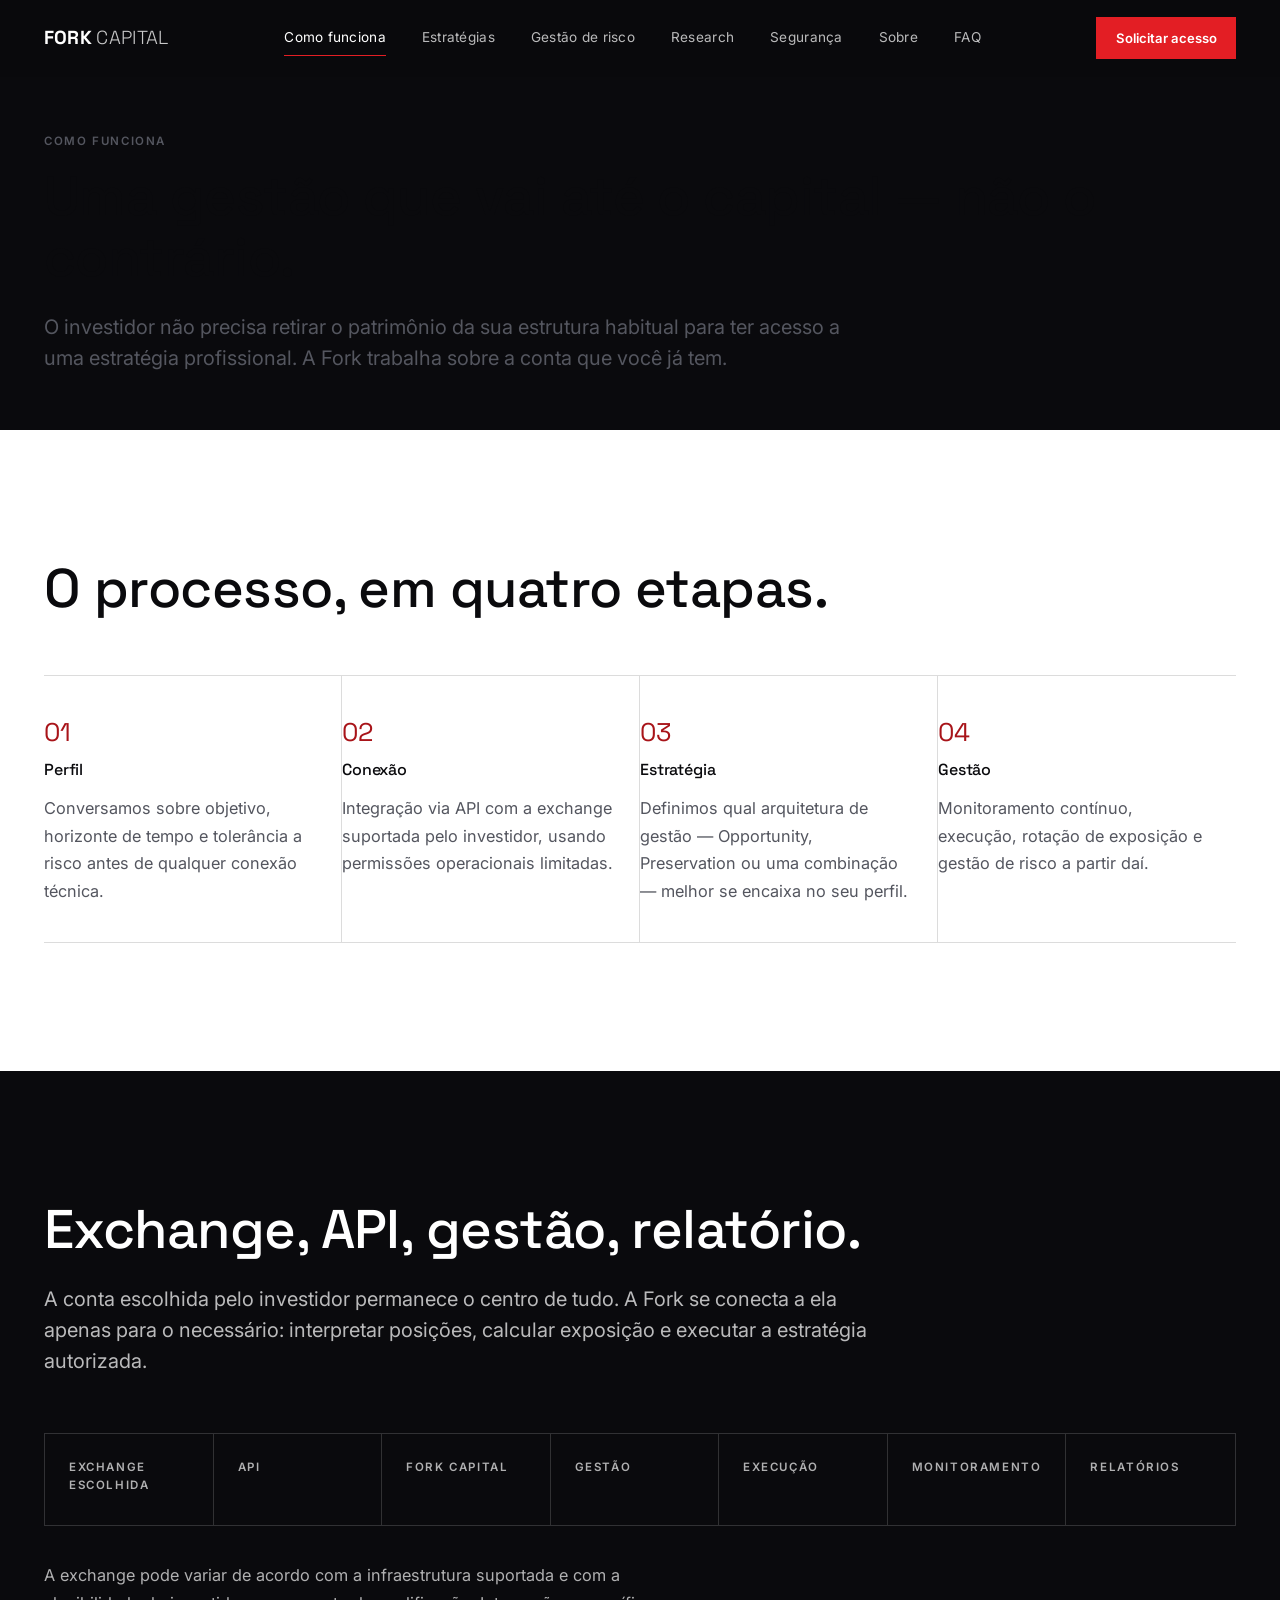
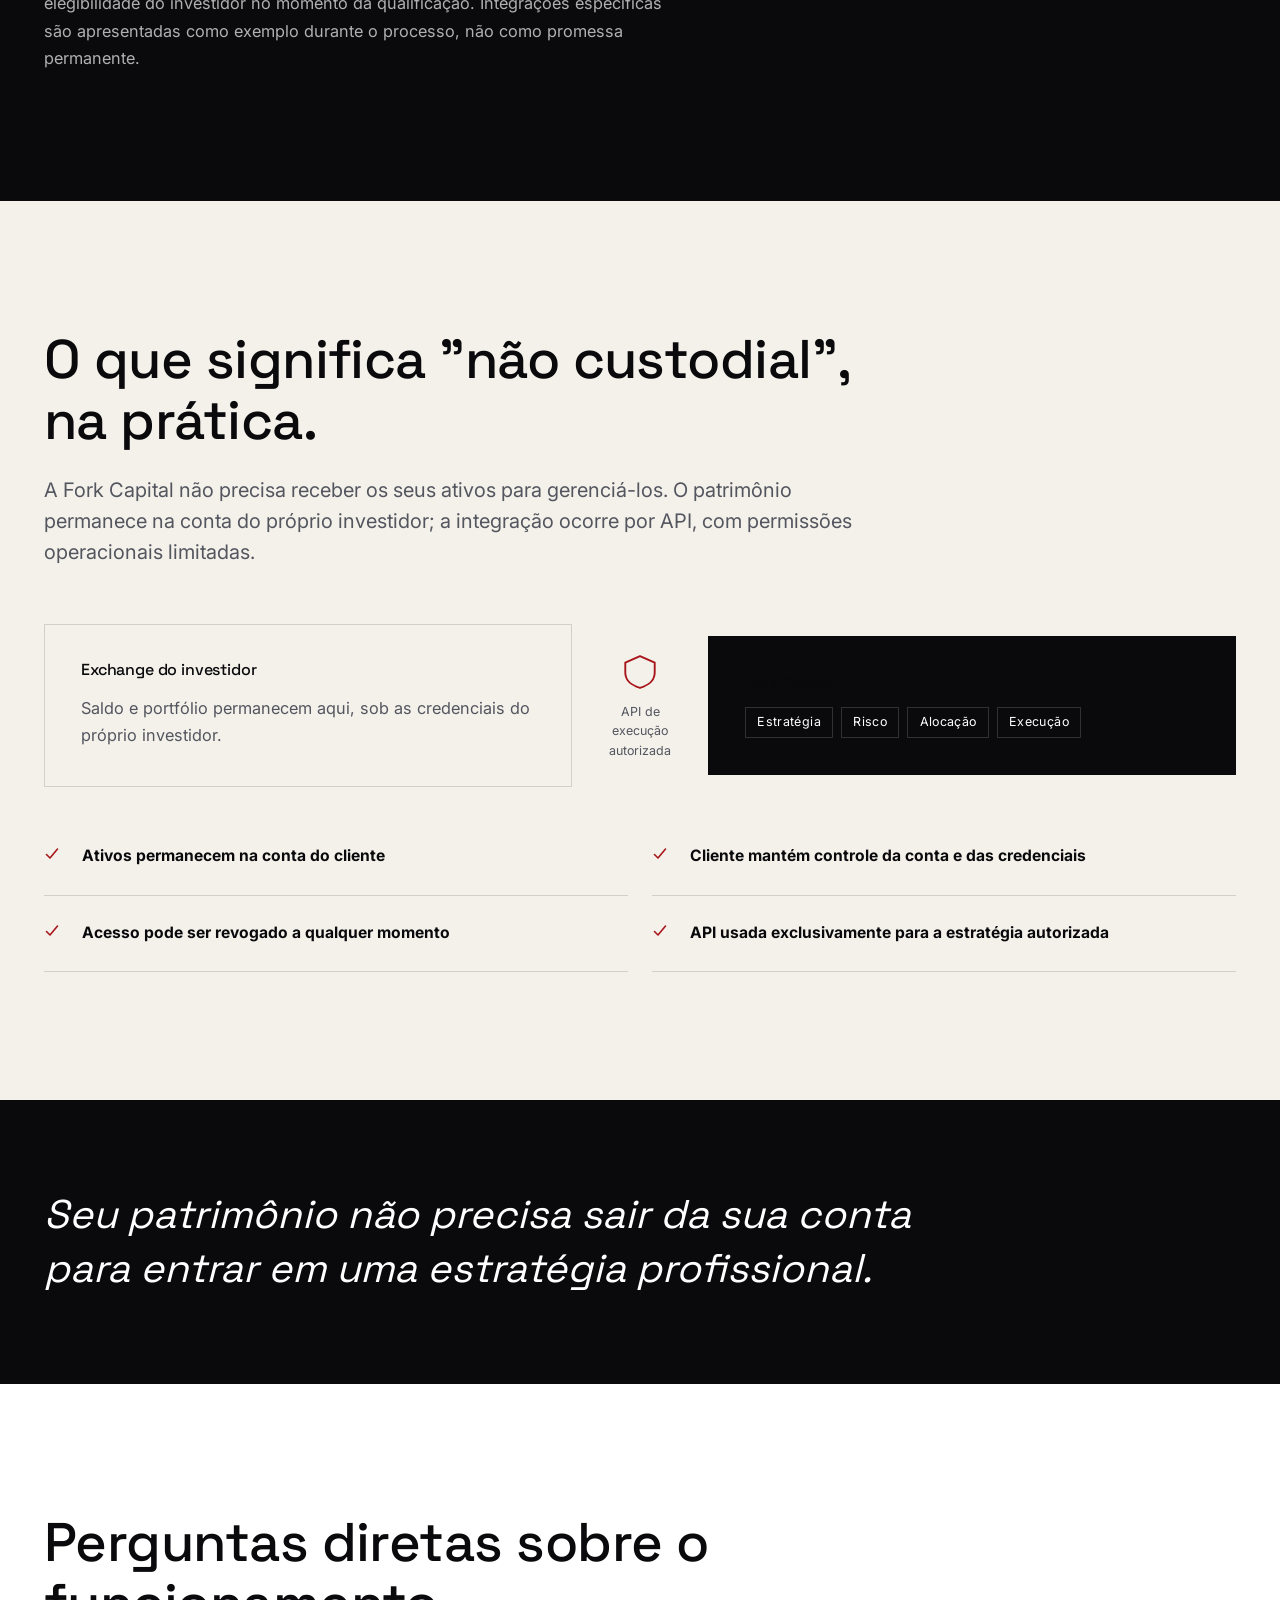
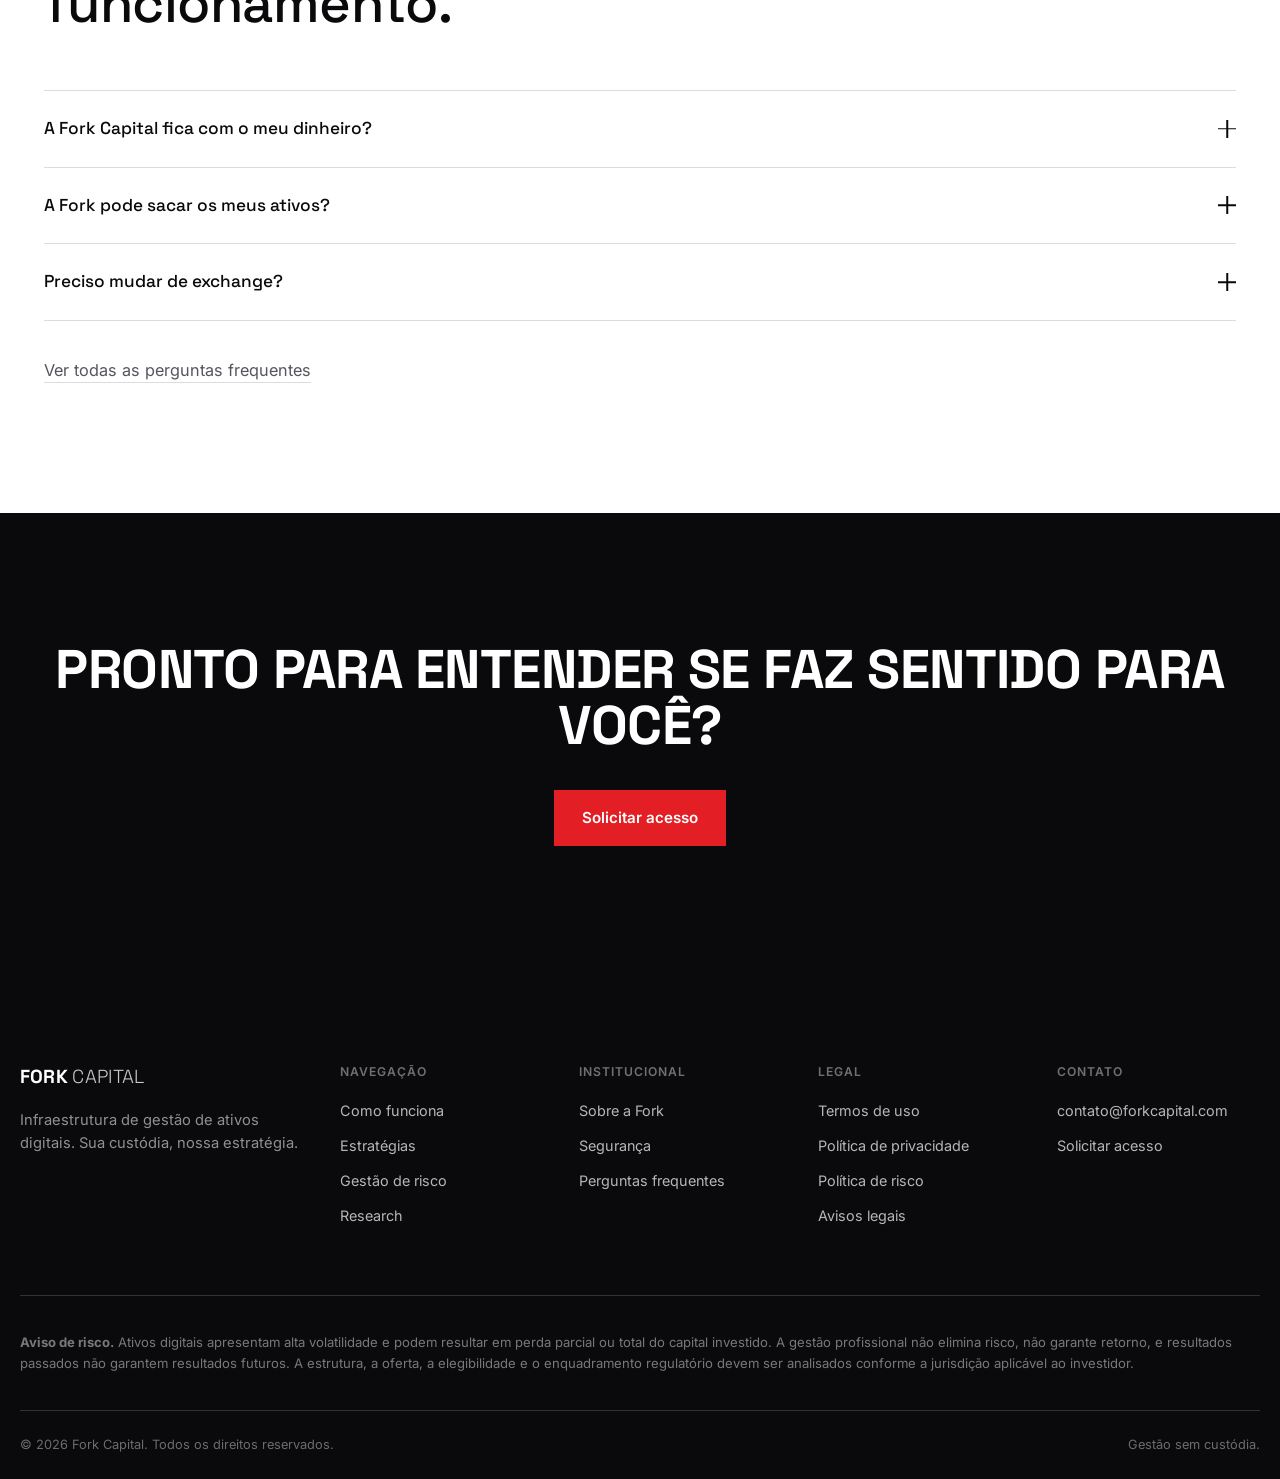
<file: como-funciona.html>
<!DOCTYPE html>
<html lang="pt-BR">
<head>
<meta charset="UTF-8">
<meta name="viewport" content="width=device-width, initial-scale=1.0">
<title>Como Funciona | Fork Capital</title>
<meta name="description" content="Como a Fork Capital gerencia ativos digitais sem custódia: conexão via API, perfil de risco, execução da estratégia e monitoramento — tudo na sua própria conta.">
<link rel="icon" type="image/svg+xml" href="favicon.svg">
<link rel="preconnect" href="https://fonts.googleapis.com">
<link rel="preconnect" href="https://fonts.gstatic.com" crossorigin>
<link rel="stylesheet" href="css/style.css">
</head>
<body>
<a class="visually-hidden" href="#main">Pular para o conteúdo</a>

<header class="site-header" id="siteHeader">
  <div class="container header-inner">
    <a href="index.html" class="logo" aria-label="Fork Capital — página inicial">
      <span class="logo-fork">FORK</span><span class="logo-capital">CAPITAL</span>
    </a>
    <nav class="main-nav" id="mainNav" aria-label="Navegação principal">
      <a href="como-funciona.html">Como funciona</a>
      <a href="estrategias.html">Estratégias</a>
      <a href="gestao-de-risco.html">Gestão de risco</a>
      <a href="research.html">Research</a>
      <a href="seguranca.html">Segurança</a>
      <a href="sobre.html">Sobre</a>
      <a href="faq.html">FAQ</a>
    </nav>
    <div class="header-actions">
      <a href="solicitar-acesso.html" class="btn btn-primary btn-sm">Solicitar acesso</a>
      <button class="nav-toggle" id="navToggle" aria-label="Abrir menu" aria-expanded="false" aria-controls="mainNav">
        <span></span><span></span><span></span>
      </button>
    </div>
  </div>
</header>

<main id="main">

  <section class="page-hero">
    <div class="container">
      <p class="small-caps">Como funciona</p>
      <h1 class="display-quiet h-lg mt-2">Uma gestão que vai até o capital — não o contrário.</h1>
      <p class="lede mt-3">O investidor não precisa retirar o patrimônio da sua estrutura habitual para ter acesso a uma estratégia profissional. A Fork trabalha sobre a conta que você já tem.</p>
    </div>
  </section>

  <section class="section">
    <div class="container">
      <div class="section-head">
        <h2 class="display-quiet h-lg">O processo, em quatro etapas.</h2>
      </div>
      <div class="process-row">
        <div class="process-step"><span class="process-index">01</span><h4 class="display-quiet mb-2">Perfil</h4><p class="text-body">Conversamos sobre objetivo, horizonte de tempo e tolerância a risco antes de qualquer conexão técnica.</p></div>
        <div class="process-step"><span class="process-index">02</span><h4 class="display-quiet mb-2">Conexão</h4><p class="text-body">Integração via API com a exchange suportada pelo investidor, usando permissões operacionais limitadas.</p></div>
        <div class="process-step"><span class="process-index">03</span><h4 class="display-quiet mb-2">Estratégia</h4><p class="text-body">Definimos qual arquitetura de gestão — Opportunity, Preservation ou uma combinação — melhor se encaixa no seu perfil.</p></div>
        <div class="process-step"><span class="process-index">04</span><h4 class="display-quiet mb-2">Gestão</h4><p class="text-body">Monitoramento contínuo, execução, rotação de exposição e gestão de risco a partir daí.</p></div>
      </div>
    </div>
  </section>

  <section class="section section-dark">
    <div class="container">
      <div class="section-head">
        <h2 class="display-quiet h-lg">Exchange, API, gestão, relatório.</h2>
        <p class="lede mt-3">A conta escolhida pelo investidor permanece o centro de tudo. A Fork se conecta a ela apenas para o necessário: interpretar posições, calcular exposição e executar a estratégia autorizada.</p>
      </div>
      <div class="pipeline mt-4">
        <div class="pipeline-step"><span class="small-caps">Exchange escolhida</span></div>
        <div class="pipeline-step"><span class="small-caps">API</span></div>
        <div class="pipeline-step"><span class="small-caps">Fork Capital</span></div>
        <div class="pipeline-step"><span class="small-caps">Gestão</span></div>
        <div class="pipeline-step"><span class="small-caps">Execução</span></div>
        <div class="pipeline-step"><span class="small-caps">Monitoramento</span></div>
        <div class="pipeline-step"><span class="small-caps">Relatórios</span></div>
      </div>
      <p class="text-body mt-4">A exchange pode variar de acordo com a infraestrutura suportada e com a elegibilidade do investidor no momento da qualificação. Integrações específicas são apresentadas como exemplo durante o processo, não como promessa permanente.</p>
    </div>
  </section>

  <section class="section section-bone">
    <div class="container">
      <div class="section-head">
        <h2 class="display-quiet h-lg">O que significa "não custodial", na prática.</h2>
        <p class="lede mt-3">A Fork Capital não precisa receber os seus ativos para gerenciá-los. O patrimônio permanece na conta do próprio investidor; a integração ocorre por API, com permissões operacionais limitadas.</p>
      </div>
      <div class="nc-diagram mt-5">
        <div class="nc-block">
          <h4 class="display-quiet">Exchange do investidor</h4>
          <p class="text-body">Saldo e portfólio permanecem aqui, sob as credenciais do próprio investidor.</p>
        </div>
        <div class="nc-shield" aria-hidden="true">
          <svg viewBox="0 0 34 34" fill="none" stroke="currentColor" stroke-width="1.6" stroke-linejoin="round"><path d="M17 3.5 L29.5 9 v8.5c0 8 -6.2 11 -12.5 13 C10.7 28.5 4.5 25.5 4.5 17.5 V9 Z"/></svg>
          <span>API de execução autorizada</span>
        </div>
        <div class="nc-block nc-fork">
          <h4 class="display-quiet">Fork Capital</h4>
          <div class="nc-tags">
            <span class="nc-tag">Estratégia</span><span class="nc-tag">Risco</span><span class="nc-tag">Alocação</span><span class="nc-tag">Execução</span>
          </div>
        </div>
      </div>
      <div class="check-list check-list-2col mt-5">
        <div class="check-item"><svg viewBox="0 0 16 16" fill="none" stroke="currentColor" stroke-width="1.6" stroke-linecap="round" stroke-linejoin="round"><path d="M2.5 8.5l3.5 3.5 7.5-9"/></svg><div><strong>Ativos permanecem na conta do cliente</strong></div></div>
        <div class="check-item"><svg viewBox="0 0 16 16" fill="none" stroke="currentColor" stroke-width="1.6" stroke-linecap="round" stroke-linejoin="round"><path d="M2.5 8.5l3.5 3.5 7.5-9"/></svg><div><strong>Cliente mantém controle da conta e das credenciais</strong></div></div>
        <div class="check-item"><svg viewBox="0 0 16 16" fill="none" stroke="currentColor" stroke-width="1.6" stroke-linecap="round" stroke-linejoin="round"><path d="M2.5 8.5l3.5 3.5 7.5-9"/></svg><div><strong>Acesso pode ser revogado a qualquer momento</strong></div></div>
        <div class="check-item"><svg viewBox="0 0 16 16" fill="none" stroke="currentColor" stroke-width="1.6" stroke-linecap="round" stroke-linejoin="round"><path d="M2.5 8.5l3.5 3.5 7.5-9"/></svg><div><strong>API usada exclusivamente para a estratégia autorizada</strong></div></div>
      </div>
    </div>
  </section>

  <section class="statement-band section-dark">
    <div class="container"><p class="statement">Seu patrimônio não precisa sair da sua conta para entrar em uma estratégia profissional.</p></div>
  </section>

  <section class="section">
    <div class="container">
      <div class="section-head">
        <h2 class="display-quiet h-lg">Perguntas diretas sobre o funcionamento.</h2>
      </div>
      <div class="faq-list">
        <div class="faq-item">
          <button class="faq-q"><span>A Fork Capital fica com o meu dinheiro?</span><span class="plus"></span></button>
          <div class="faq-a"><div class="faq-a-inner text-body">Não. A proposta da estrutura é gestão sem custódia — os ativos permanecem na conta do investidor, conforme a infraestrutura utilizada.</div></div>
        </div>
        <div class="faq-item">
          <button class="faq-q"><span>A Fork pode sacar os meus ativos?</span><span class="plus"></span></button>
          <div class="faq-a"><div class="faq-a-inner text-body">A arquitetura utiliza permissões de API limitadas e não inclui retirada, quando essa configuração está disponível na exchange utilizada.</div></div>
        </div>
        <div class="faq-item">
          <button class="faq-q"><span>Preciso mudar de exchange?</span><span class="plus"></span></button>
          <div class="faq-a"><div class="faq-a-inner text-body">Não necessariamente. A disponibilidade depende das exchanges suportadas e dos critérios de elegibilidade no momento da sua qualificação.</div></div>
        </div>
      </div>
      <p class="text-body mt-4"><a href="faq.html" class="link-inline">Ver todas as perguntas frequentes</a></p>
    </div>
  </section>

  <section class="cta-band">
    <div class="container">
      <p class="display-shout">Pronto para entender se faz sentido para você?</p>
      <a href="solicitar-acesso.html" class="btn btn-primary">Solicitar acesso</a>
    </div>
  </section>

</main>

<footer class="site-footer">
  <div class="container footer-top">
    <div class="footer-brand">
      <a href="index.html" class="logo"><span class="logo-fork">FORK</span><span class="logo-capital">CAPITAL</span></a>
      <p>Infraestrutura de gestão de ativos digitais. Sua custódia, nossa estratégia.</p>
    </div>
    <div class="footer-col">
      <h4>Navegação</h4>
      <ul>
        <li><a href="como-funciona.html">Como funciona</a></li>
        <li><a href="estrategias.html">Estratégias</a></li>
        <li><a href="gestao-de-risco.html">Gestão de risco</a></li>
        <li><a href="research.html">Research</a></li>
      </ul>
    </div>
    <div class="footer-col">
      <h4>Institucional</h4>
      <ul>
        <li><a href="sobre.html">Sobre a Fork</a></li>
        <li><a href="seguranca.html">Segurança</a></li>
        <li><a href="faq.html">Perguntas frequentes</a></li>
      </ul>
    </div>
    <div class="footer-col">
      <h4>Legal</h4>
      <ul>
        <li><a href="legal.html#termos">Termos de uso</a></li>
        <li><a href="legal.html#privacidade">Política de privacidade</a></li>
        <li><a href="legal.html#risco">Política de risco</a></li>
        <li><a href="legal.html#avisos">Avisos legais</a></li>
      </ul>
    </div>
    <div class="footer-col">
      <h4>Contato</h4>
      <ul>
        <li><a href="mailto:contato@forkcapital.com">contato@forkcapital.com</a></li>
        <li><a href="solicitar-acesso.html">Solicitar acesso</a></li>
      </ul>
    </div>
  </div>
  <div class="footer-risk container">
    <p><strong>Aviso de risco.</strong> Ativos digitais apresentam alta volatilidade e podem resultar em perda parcial ou total do capital investido. A gestão profissional não elimina risco, não garante retorno, e resultados passados não garantem resultados futuros. A estrutura, a oferta, a elegibilidade e o enquadramento regulatório devem ser analisados conforme a jurisdição aplicável ao investidor.</p>
  </div>
  <div class="footer-bottom container">
    <p>© <span class="js-year"></span> Fork Capital. Todos os direitos reservados.</p>
    <p>Gestão sem custódia.</p>
  </div>
</footer>

<script src="js/main.js"></script>
</body>
</html>
</file>
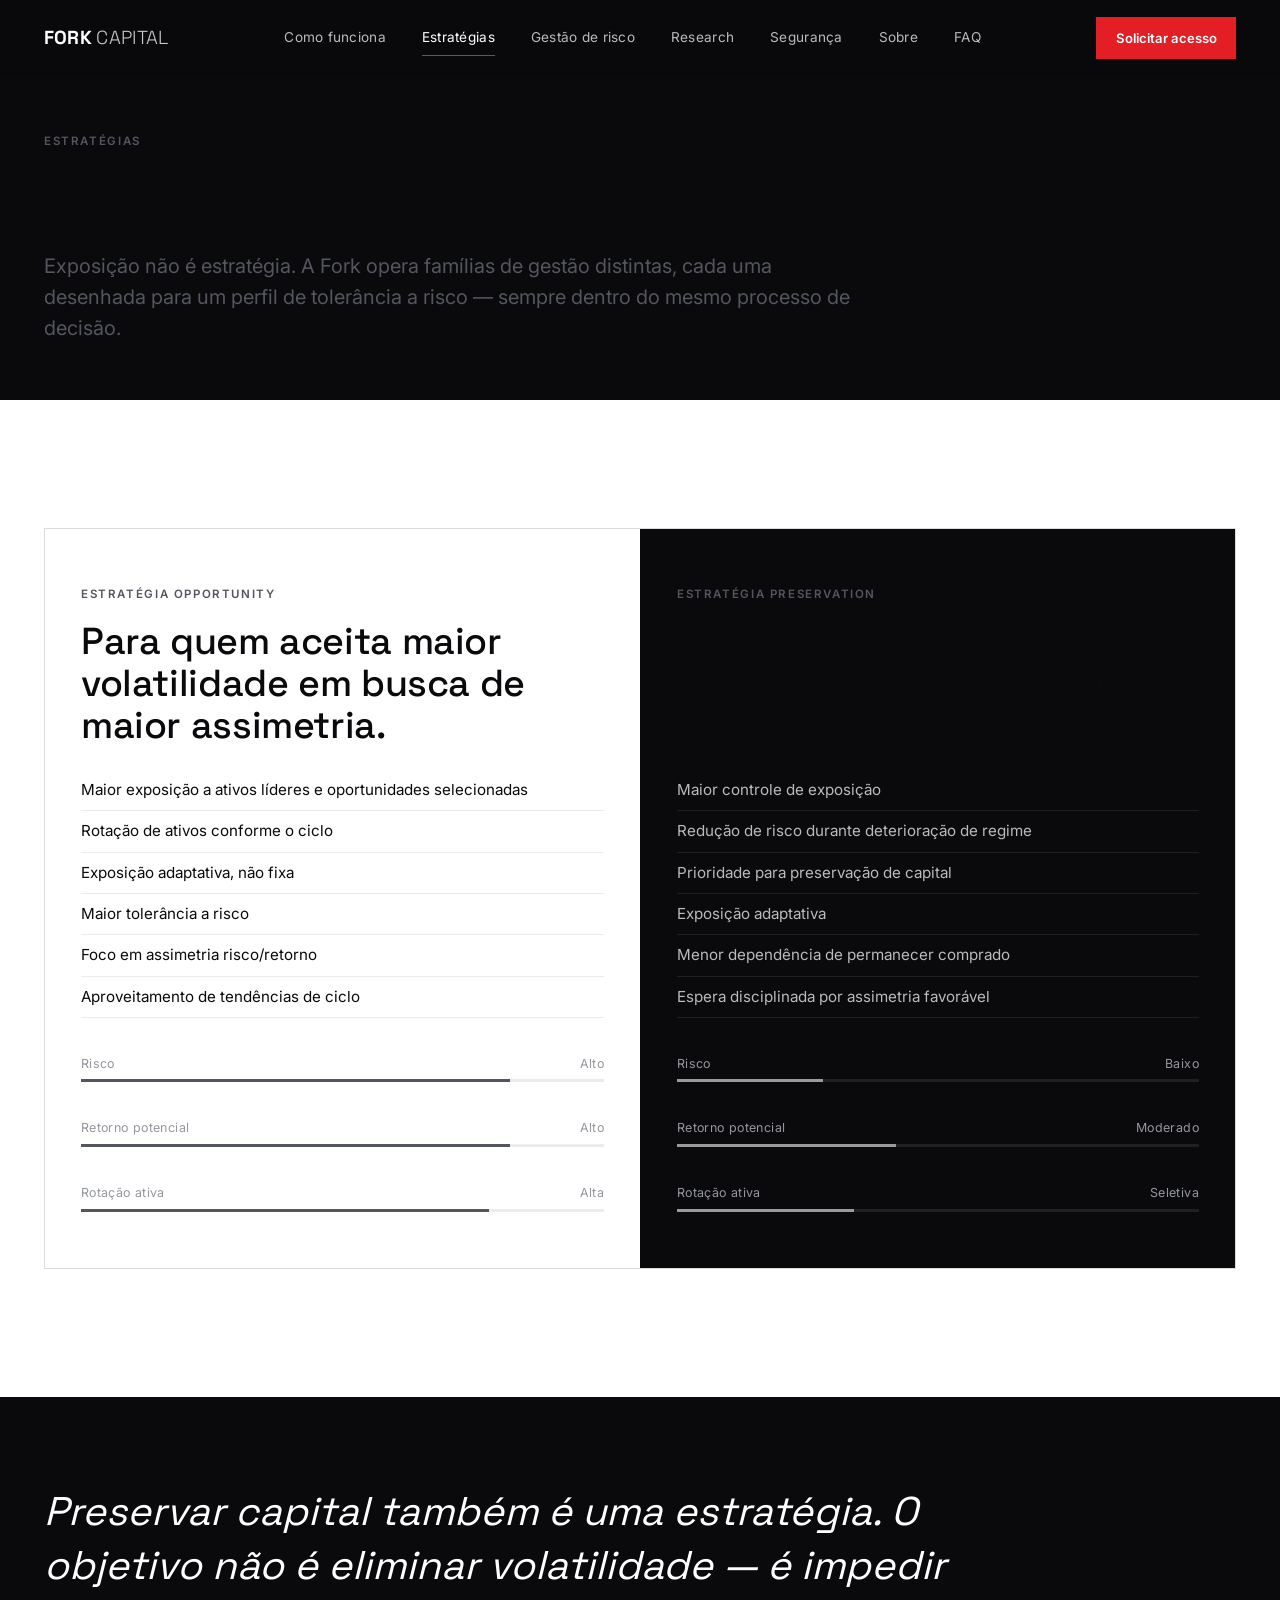
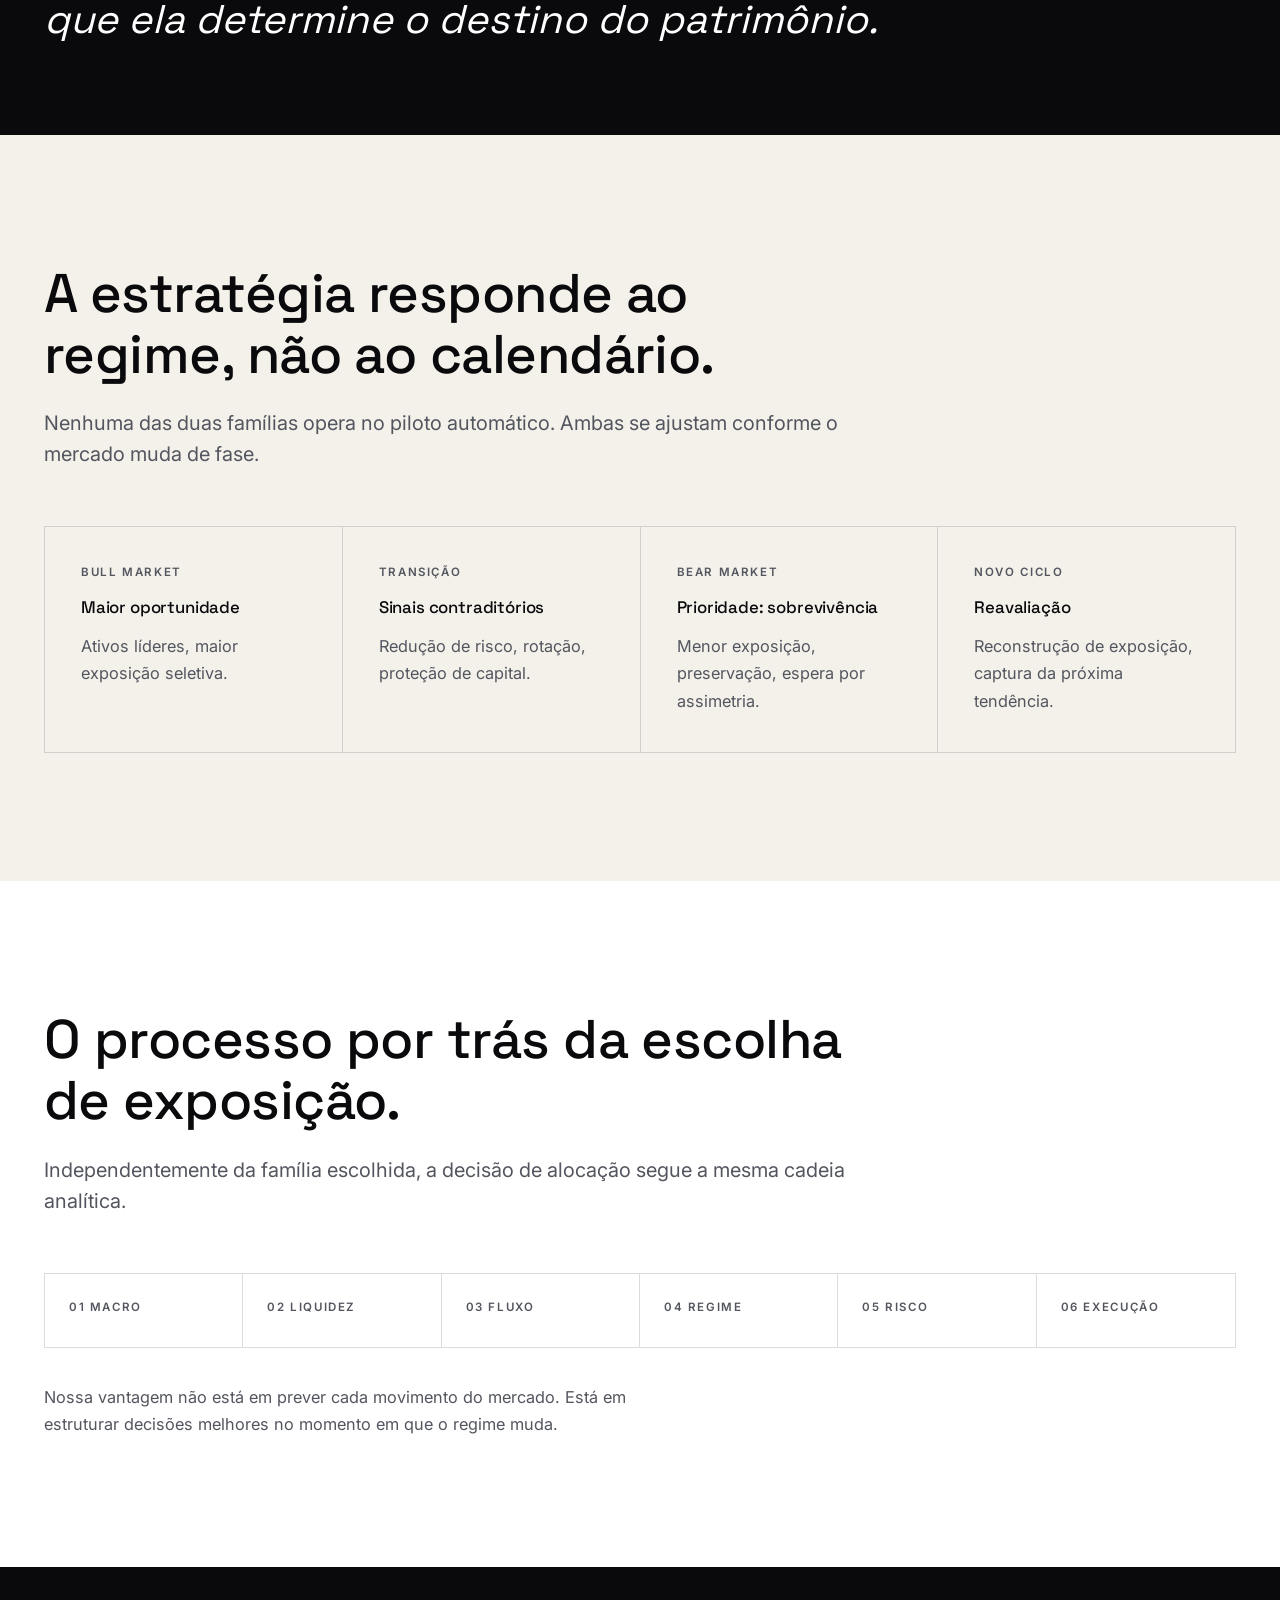
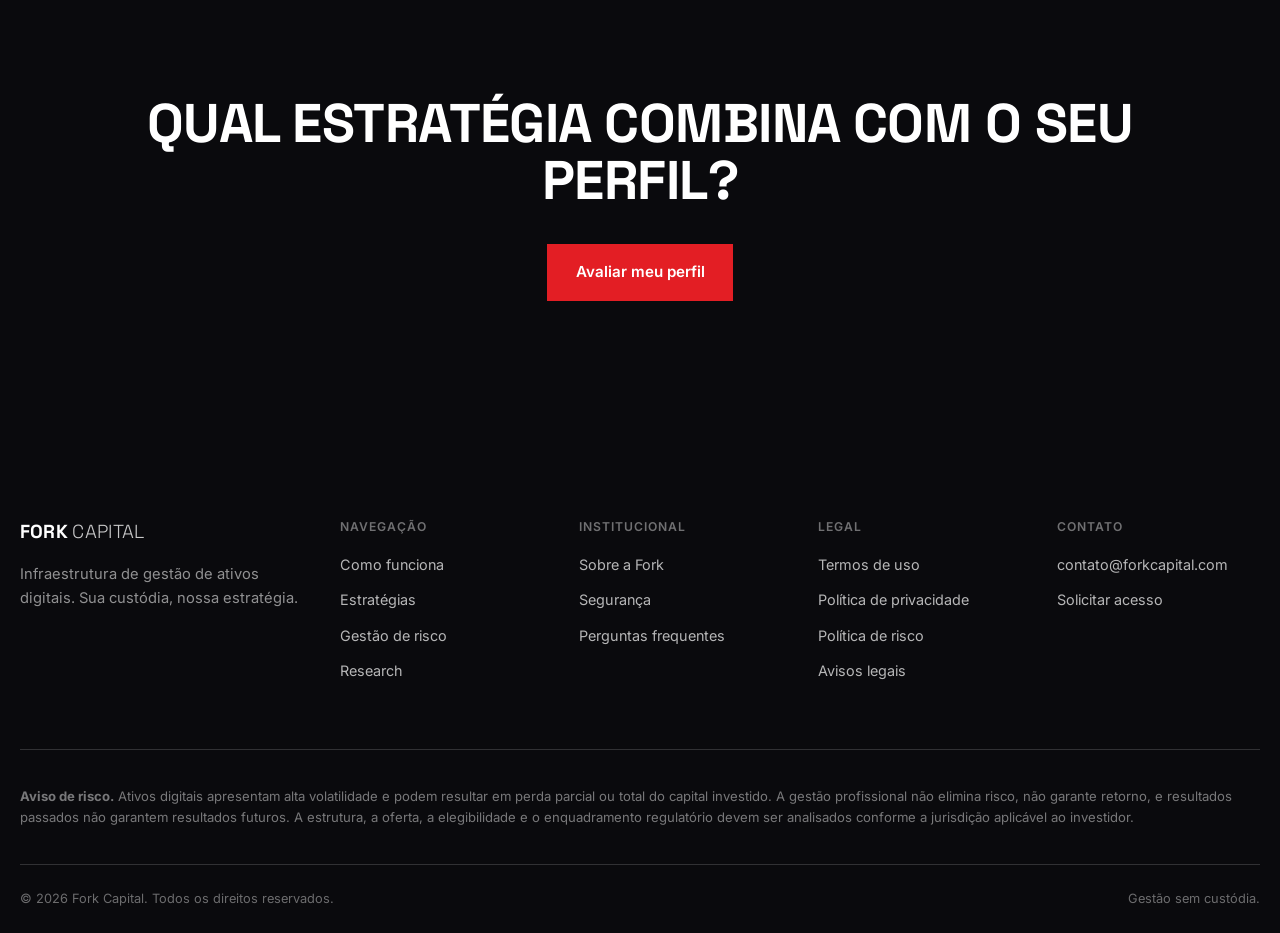
<file: estrategias.html>
<!DOCTYPE html>
<html lang="pt-BR">
<head>
<meta charset="UTF-8">
<meta name="viewport" content="width=device-width, initial-scale=1.0">
<title>Estratégias | Fork Capital</title>
<meta name="description" content="Opportunity e Preservation: duas famílias de gestão da Fork Capital, adaptadas ao regime de mercado e ao perfil de risco do investidor.">
<link rel="icon" type="image/svg+xml" href="favicon.svg">
<link rel="preconnect" href="https://fonts.googleapis.com">
<link rel="preconnect" href="https://fonts.gstatic.com" crossorigin>
<link rel="stylesheet" href="css/style.css">
</head>
<body>
<a class="visually-hidden" href="#main">Pular para o conteúdo</a>

<header class="site-header" id="siteHeader">
  <div class="container header-inner">
    <a href="index.html" class="logo" aria-label="Fork Capital — página inicial">
      <span class="logo-fork">FORK</span><span class="logo-capital">CAPITAL</span>
    </a>
    <nav class="main-nav" id="mainNav" aria-label="Navegação principal">
      <a href="como-funciona.html">Como funciona</a>
      <a href="estrategias.html">Estratégias</a>
      <a href="gestao-de-risco.html">Gestão de risco</a>
      <a href="research.html">Research</a>
      <a href="seguranca.html">Segurança</a>
      <a href="sobre.html">Sobre</a>
      <a href="faq.html">FAQ</a>
    </nav>
    <div class="header-actions">
      <a href="solicitar-acesso.html" class="btn btn-primary btn-sm">Solicitar acesso</a>
      <button class="nav-toggle" id="navToggle" aria-label="Abrir menu" aria-expanded="false" aria-controls="mainNav">
        <span></span><span></span><span></span>
      </button>
    </div>
  </div>
</header>

<main id="main">

  <section class="page-hero">
    <div class="container">
      <p class="small-caps">Estratégias</p>
      <h1 class="display-quiet h-lg mt-2">Diferentes objetivos. Uma mesma disciplina.</h1>
      <p class="lede mt-3">Exposição não é estratégia. A Fork opera famílias de gestão distintas, cada uma desenhada para um perfil de tolerância a risco — sempre dentro do mesmo processo de decisão.</p>
    </div>
  </section>

  <section class="section">
    <div class="container">
      <div class="strategy-split split-bordered">
        <div class="strategy-panel">
          <p class="small-caps mb-2">Estratégia Opportunity</p>
          <h2 class="h-md display-quiet mb-3">Para quem aceita maior volatilidade em busca de maior assimetria.</h2>
          <ul>
            <li>Maior exposição a ativos líderes e oportunidades selecionadas</li>
            <li>Rotação de ativos conforme o ciclo</li>
            <li>Exposição adaptativa, não fixa</li>
            <li>Maior tolerância a risco</li>
            <li>Foco em assimetria risco/retorno</li>
            <li>Aproveitamento de tendências de ciclo</li>
          </ul>
          <div class="meter"><div class="meter-label"><span>Risco</span><span>Alto</span></div><div class="meter-track"><div class="meter-fill" style="width:82%"></div></div></div>
          <div class="meter"><div class="meter-label"><span>Retorno potencial</span><span>Alto</span></div><div class="meter-track"><div class="meter-fill" style="width:82%"></div></div></div>
          <div class="meter"><div class="meter-label"><span>Rotação ativa</span><span>Alta</span></div><div class="meter-track"><div class="meter-fill" style="width:78%"></div></div></div>
        </div>
        <div class="strategy-panel is-dark">
          <p class="small-caps mb-2">Estratégia Preservation</p>
          <h2 class="h-md display-quiet mb-3">Para quem prioriza preservação patrimonial e menor oscilação.</h2>
          <ul>
            <li>Maior controle de exposição</li>
            <li>Redução de risco durante deterioração de regime</li>
            <li>Prioridade para preservação de capital</li>
            <li>Exposição adaptativa</li>
            <li>Menor dependência de permanecer comprado</li>
            <li>Espera disciplinada por assimetria favorável</li>
          </ul>
          <div class="meter"><div class="meter-label"><span>Risco</span><span>Baixo</span></div><div class="meter-track"><div class="meter-fill" style="width:28%"></div></div></div>
          <div class="meter"><div class="meter-label"><span>Retorno potencial</span><span>Moderado</span></div><div class="meter-track"><div class="meter-fill" style="width:42%"></div></div></div>
          <div class="meter"><div class="meter-label"><span>Rotação ativa</span><span>Seletiva</span></div><div class="meter-track"><div class="meter-fill" style="width:34%"></div></div></div>
        </div>
      </div>
    </div>
  </section>

  <section class="statement-band section-dark">
    <div class="container"><p class="statement">Preservar capital também é uma estratégia. O objetivo não é eliminar volatilidade — é impedir que ela determine o destino do patrimônio.</p></div>
  </section>

  <section class="section section-bone">
    <div class="container">
      <div class="section-head">
        <h2 class="display-quiet h-lg">A estratégia responde ao regime, não ao calendário.</h2>
        <p class="lede mt-3">Nenhuma das duas famílias opera no piloto automático. Ambas se ajustam conforme o mercado muda de fase.</p>
      </div>
      <div class="regime-row">
        <div class="regime-item">
          <p class="small-caps mb-2">Bull market</p>
          <h4 class="display-quiet">Maior oportunidade</h4>
          <p class="text-body mt-2">Ativos líderes, maior exposição seletiva.</p>
        </div>
        <div class="regime-item">
          <p class="small-caps mb-2">Transição</p>
          <h4 class="display-quiet">Sinais contraditórios</h4>
          <p class="text-body mt-2">Redução de risco, rotação, proteção de capital.</p>
        </div>
        <div class="regime-item">
          <p class="small-caps mb-2">Bear market</p>
          <h4 class="display-quiet">Prioridade: sobrevivência</h4>
          <p class="text-body mt-2">Menor exposição, preservação, espera por assimetria.</p>
        </div>
        <div class="regime-item">
          <p class="small-caps mb-2">Novo ciclo</p>
          <h4 class="display-quiet">Reavaliação</h4>
          <p class="text-body mt-2">Reconstrução de exposição, captura da próxima tendência.</p>
        </div>
      </div>
    </div>
  </section>

  <section class="section">
    <div class="container">
      <div class="section-head">
        <h2 class="display-quiet h-lg">O processo por trás da escolha de exposição.</h2>
        <p class="lede mt-3">Independentemente da família escolhida, a decisão de alocação segue a mesma cadeia analítica.</p>
      </div>
      <div class="pipeline">
        <div class="pipeline-step"><span class="small-caps">01 Macro</span></div>
        <div class="pipeline-step"><span class="small-caps">02 Liquidez</span></div>
        <div class="pipeline-step"><span class="small-caps">03 Fluxo</span></div>
        <div class="pipeline-step"><span class="small-caps">04 Regime</span></div>
        <div class="pipeline-step"><span class="small-caps">05 Risco</span></div>
        <div class="pipeline-step"><span class="small-caps">06 Execução</span></div>
      </div>
      <p class="text-body mt-4">Nossa vantagem não está em prever cada movimento do mercado. Está em estruturar decisões melhores no momento em que o regime muda.</p>
    </div>
  </section>

  <section class="cta-band">
    <div class="container">
      <p class="display-shout">Qual estratégia combina com o seu perfil?</p>
      <a href="solicitar-acesso.html" class="btn btn-primary">Avaliar meu perfil</a>
    </div>
  </section>

</main>

<footer class="site-footer">
  <div class="container footer-top">
    <div class="footer-brand">
      <a href="index.html" class="logo"><span class="logo-fork">FORK</span><span class="logo-capital">CAPITAL</span></a>
      <p>Infraestrutura de gestão de ativos digitais. Sua custódia, nossa estratégia.</p>
    </div>
    <div class="footer-col">
      <h4>Navegação</h4>
      <ul>
        <li><a href="como-funciona.html">Como funciona</a></li>
        <li><a href="estrategias.html">Estratégias</a></li>
        <li><a href="gestao-de-risco.html">Gestão de risco</a></li>
        <li><a href="research.html">Research</a></li>
      </ul>
    </div>
    <div class="footer-col">
      <h4>Institucional</h4>
      <ul>
        <li><a href="sobre.html">Sobre a Fork</a></li>
        <li><a href="seguranca.html">Segurança</a></li>
        <li><a href="faq.html">Perguntas frequentes</a></li>
      </ul>
    </div>
    <div class="footer-col">
      <h4>Legal</h4>
      <ul>
        <li><a href="legal.html#termos">Termos de uso</a></li>
        <li><a href="legal.html#privacidade">Política de privacidade</a></li>
        <li><a href="legal.html#risco">Política de risco</a></li>
        <li><a href="legal.html#avisos">Avisos legais</a></li>
      </ul>
    </div>
    <div class="footer-col">
      <h4>Contato</h4>
      <ul>
        <li><a href="mailto:contato@forkcapital.com">contato@forkcapital.com</a></li>
        <li><a href="solicitar-acesso.html">Solicitar acesso</a></li>
      </ul>
    </div>
  </div>
  <div class="footer-risk container">
    <p><strong>Aviso de risco.</strong> Ativos digitais apresentam alta volatilidade e podem resultar em perda parcial ou total do capital investido. A gestão profissional não elimina risco, não garante retorno, e resultados passados não garantem resultados futuros. A estrutura, a oferta, a elegibilidade e o enquadramento regulatório devem ser analisados conforme a jurisdição aplicável ao investidor.</p>
  </div>
  <div class="footer-bottom container">
    <p>© <span class="js-year"></span> Fork Capital. Todos os direitos reservados.</p>
    <p>Gestão sem custódia.</p>
  </div>
</footer>

<script src="js/main.js"></script>
</body>
</html>
</file>
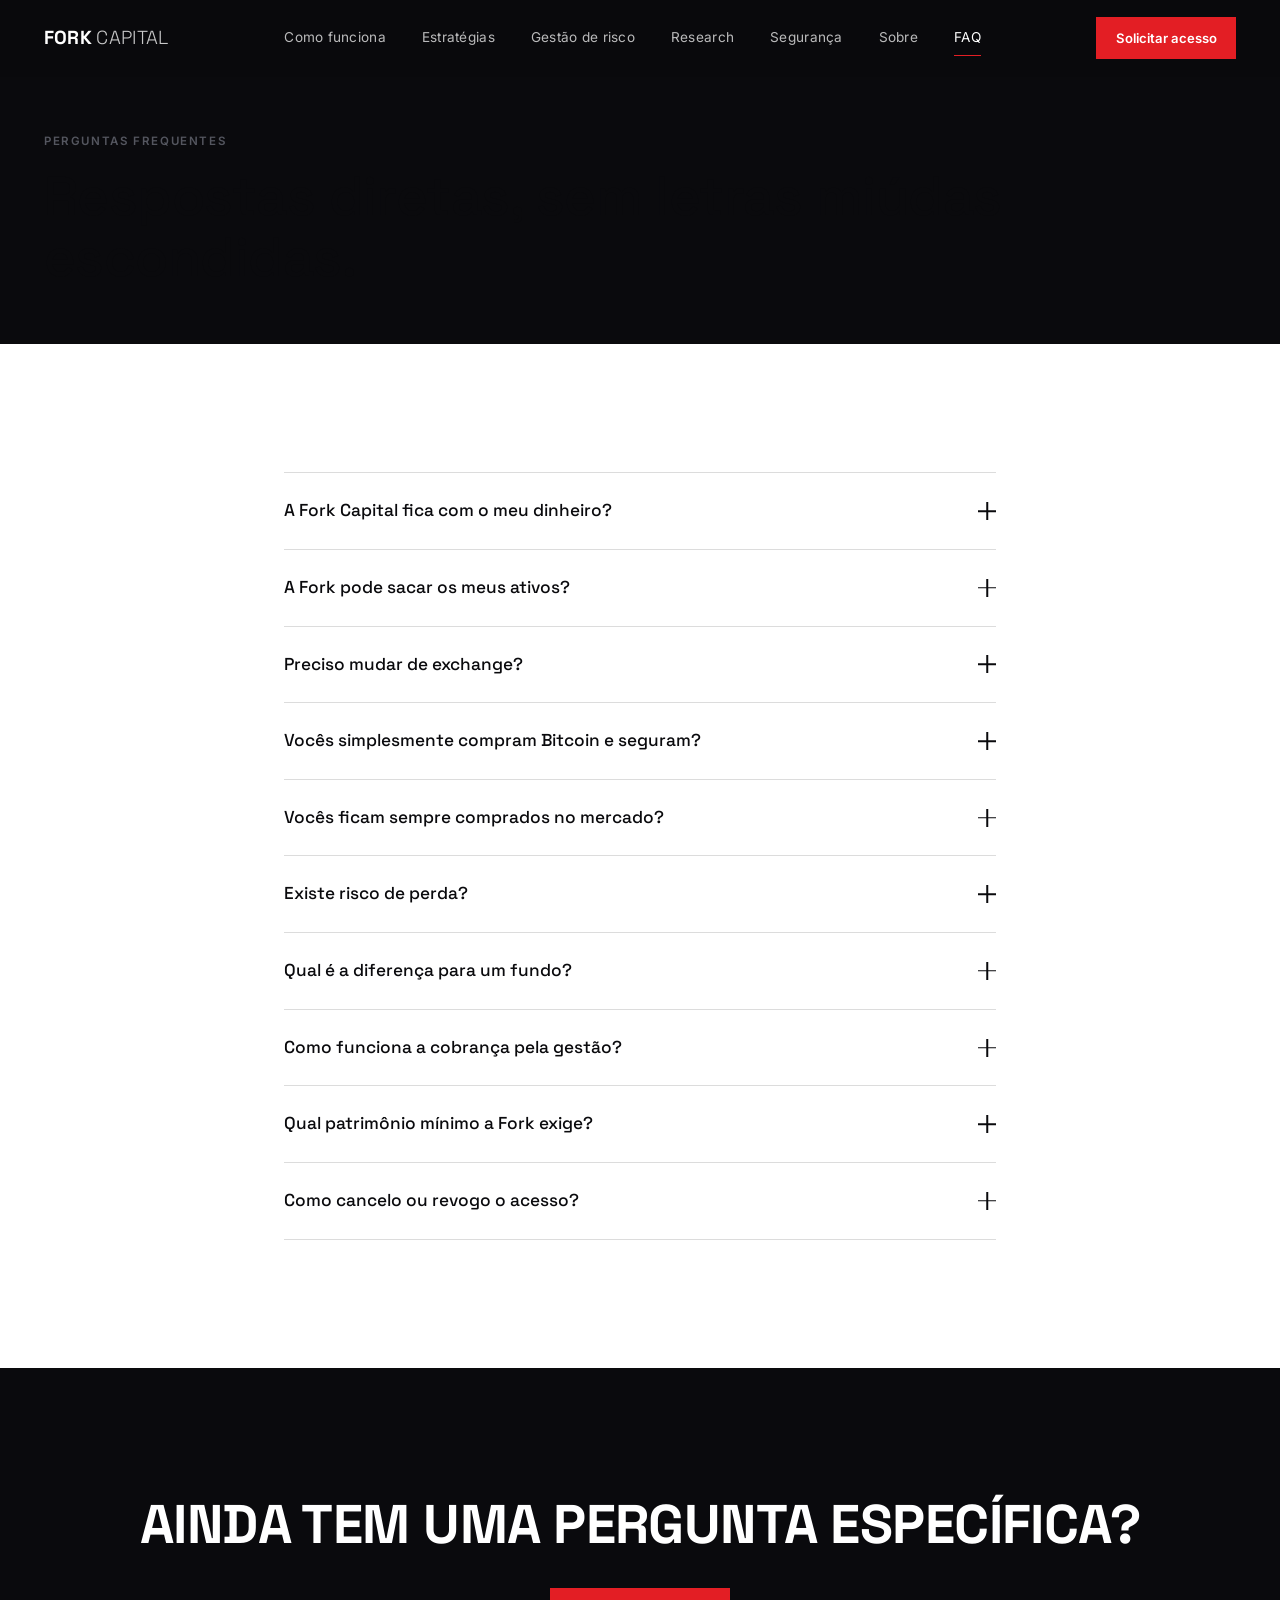
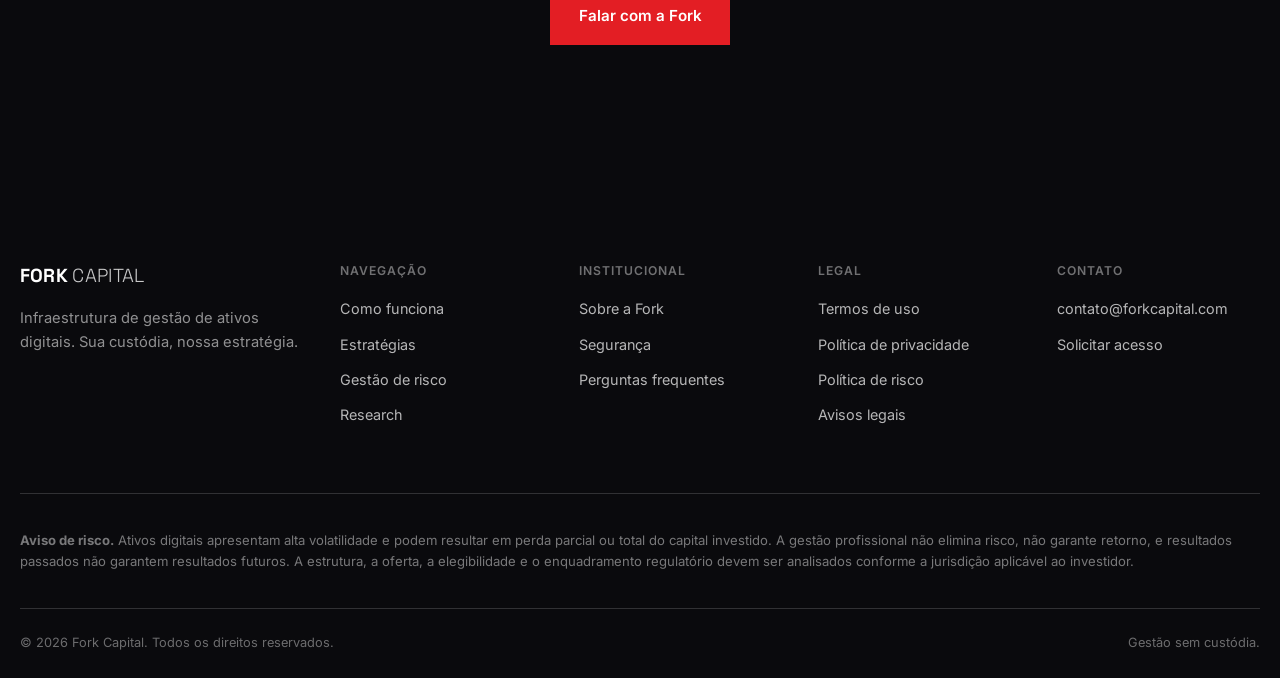
<file: faq.html>
<!DOCTYPE html>
<html lang="pt-BR">
<head>
<meta charset="UTF-8">
<meta name="viewport" content="width=device-width, initial-scale=1.0">
<title>Perguntas Frequentes | Fork Capital</title>
<meta name="description" content="Respostas diretas sobre custódia, segurança, estratégia e o modelo de gestão da Fork Capital.">
<link rel="icon" type="image/svg+xml" href="favicon.svg">
<link rel="preconnect" href="https://fonts.googleapis.com">
<link rel="preconnect" href="https://fonts.gstatic.com" crossorigin>
<link rel="stylesheet" href="css/style.css">
</head>
<body>
<a class="visually-hidden" href="#main">Pular para o conteúdo</a>

<header class="site-header" id="siteHeader">
  <div class="container header-inner">
    <a href="index.html" class="logo" aria-label="Fork Capital — página inicial">
      <span class="logo-fork">FORK</span><span class="logo-capital">CAPITAL</span>
    </a>
    <nav class="main-nav" id="mainNav" aria-label="Navegação principal">
      <a href="como-funciona.html">Como funciona</a>
      <a href="estrategias.html">Estratégias</a>
      <a href="gestao-de-risco.html">Gestão de risco</a>
      <a href="research.html">Research</a>
      <a href="seguranca.html">Segurança</a>
      <a href="sobre.html">Sobre</a>
      <a href="faq.html">FAQ</a>
    </nav>
    <div class="header-actions">
      <a href="solicitar-acesso.html" class="btn btn-primary btn-sm">Solicitar acesso</a>
      <button class="nav-toggle" id="navToggle" aria-label="Abrir menu" aria-expanded="false" aria-controls="mainNav">
        <span></span><span></span><span></span>
      </button>
    </div>
  </div>
</header>

<main id="main">

  <section class="page-hero">
    <div class="container">
      <p class="small-caps">Perguntas frequentes</p>
      <h1 class="display-quiet h-lg mt-2">Respostas diretas, sem letras miúdas escondidas.</h1>
    </div>
  </section>

  <section class="section">
    <div class="container-narrow">
      <div class="faq-list">

        <div class="faq-item">
          <button class="faq-q"><span>A Fork Capital fica com o meu dinheiro?</span><span class="plus"></span></button>
          <div class="faq-a"><div class="faq-a-inner text-body">Não. A proposta da estrutura é gestão sem custódia, mantendo os ativos na conta do investidor, conforme a infraestrutura utilizada.</div></div>
        </div>

        <div class="faq-item">
          <button class="faq-q"><span>A Fork pode sacar os meus ativos?</span><span class="plus"></span></button>
          <div class="faq-a"><div class="faq-a-inner text-body">A arquitetura utiliza permissões de API limitadas e não permite retirada, quando essa configuração está disponível na exchange utilizada.</div></div>
        </div>

        <div class="faq-item">
          <button class="faq-q"><span>Preciso mudar de exchange?</span><span class="plus"></span></button>
          <div class="faq-a"><div class="faq-a-inner text-body">Não necessariamente. A disponibilidade depende das exchanges suportadas e dos critérios de elegibilidade no momento da sua qualificação.</div></div>
        </div>

        <div class="faq-item">
          <button class="faq-q"><span>Vocês simplesmente compram Bitcoin e seguram?</span><span class="plus"></span></button>
          <div class="faq-a"><div class="faq-a-inner text-body">Não. A gestão busca adaptar a exposição ao regime de mercado, podendo alterar alocação e nível de risco ao longo do tempo.</div></div>
        </div>

        <div class="faq-item">
          <button class="faq-q"><span>Vocês ficam sempre comprados no mercado?</span><span class="plus"></span></button>
          <div class="faq-a"><div class="faq-a-inner text-body">Não necessariamente. A exposição é uma decisão de gestão, não uma obrigação permanente — ela responde ao regime identificado pelo processo de research.</div></div>
        </div>

        <div class="faq-item">
          <button class="faq-q"><span>Existe risco de perda?</span><span class="plus"></span></button>
          <div class="faq-a"><div class="faq-a-inner text-body">Sim. Ativos digitais apresentam elevada volatilidade, e a gestão profissional não elimina risco nem garante retorno.</div></div>
        </div>

        <div class="faq-item">
          <button class="faq-q"><span>Qual é a diferença para um fundo?</span><span class="plus"></span></button>
          <div class="faq-a"><div class="faq-a-inner text-body">Na arquitetura Fork, gestão e custódia são separadas. O investidor mantém os ativos na própria conta, enquanto a Fork atua apenas na gestão autorizada via API.</div></div>
        </div>

        <div class="faq-item">
          <button class="faq-q"><span>Como funciona a cobrança pela gestão?</span><span class="plus"></span></button>
          <div class="faq-a"><div class="faq-a-inner text-body">O modelo atual prevê 70% do lucro acima da última Marca d'Água para o Membro sob Gestão e 30% para a Fork, além de uma taxa de administração. Nunca há cobrança de performance sobre prejuízo ou sobre a recuperação de perdas anteriores. A taxa de administração e as condições comerciais completas são detalhadas na proposta individual.</div></div>
        </div>

        <div class="faq-item">
          <button class="faq-q"><span>Qual patrimônio mínimo a Fork exige?</span><span class="plus"></span></button>
          <div class="faq-a"><div class="faq-a-inner text-body">Não publicamos um mínimo rígido. Como referência, a maior parte dos Membros sob Gestão está na faixa de R$ 100 mil a R$ 5 milhões em patrimônio digital — isso é orientação, não elegibilidade automática.</div></div>
        </div>

        <div class="faq-item">
          <button class="faq-q"><span>Como cancelo ou revogo o acesso?</span><span class="plus"></span></button>
          <div class="faq-a"><div class="faq-a-inner text-body">O investidor pode revogar as permissões de API diretamente na própria exchange a qualquer momento, encerrando o acesso da Fork à conta.</div></div>
        </div>

      </div>
    </div>
  </section>

  <section class="cta-band">
    <div class="container">
      <p class="display-shout">Ainda tem uma pergunta específica?</p>
      <a href="solicitar-acesso.html" class="btn btn-primary">Falar com a Fork</a>
    </div>
  </section>

</main>

<footer class="site-footer">
  <div class="container footer-top">
    <div class="footer-brand">
      <a href="index.html" class="logo"><span class="logo-fork">FORK</span><span class="logo-capital">CAPITAL</span></a>
      <p>Infraestrutura de gestão de ativos digitais. Sua custódia, nossa estratégia.</p>
    </div>
    <div class="footer-col">
      <h4>Navegação</h4>
      <ul>
        <li><a href="como-funciona.html">Como funciona</a></li>
        <li><a href="estrategias.html">Estratégias</a></li>
        <li><a href="gestao-de-risco.html">Gestão de risco</a></li>
        <li><a href="research.html">Research</a></li>
      </ul>
    </div>
    <div class="footer-col">
      <h4>Institucional</h4>
      <ul>
        <li><a href="sobre.html">Sobre a Fork</a></li>
        <li><a href="seguranca.html">Segurança</a></li>
        <li><a href="faq.html">Perguntas frequentes</a></li>
      </ul>
    </div>
    <div class="footer-col">
      <h4>Legal</h4>
      <ul>
        <li><a href="legal.html#termos">Termos de uso</a></li>
        <li><a href="legal.html#privacidade">Política de privacidade</a></li>
        <li><a href="legal.html#risco">Política de risco</a></li>
        <li><a href="legal.html#avisos">Avisos legais</a></li>
      </ul>
    </div>
    <div class="footer-col">
      <h4>Contato</h4>
      <ul>
        <li><a href="mailto:contato@forkcapital.com">contato@forkcapital.com</a></li>
        <li><a href="solicitar-acesso.html">Solicitar acesso</a></li>
      </ul>
    </div>
  </div>
  <div class="footer-risk container">
    <p><strong>Aviso de risco.</strong> Ativos digitais apresentam alta volatilidade e podem resultar em perda parcial ou total do capital investido. A gestão profissional não elimina risco, não garante retorno, e resultados passados não garantem resultados futuros. A estrutura, a oferta, a elegibilidade e o enquadramento regulatório devem ser analisados conforme a jurisdição aplicável ao investidor.</p>
  </div>
  <div class="footer-bottom container">
    <p>© <span class="js-year"></span> Fork Capital. Todos os direitos reservados.</p>
    <p>Gestão sem custódia.</p>
  </div>
</footer>

<script src="js/main.js"></script>
</body>
</html>
</file>
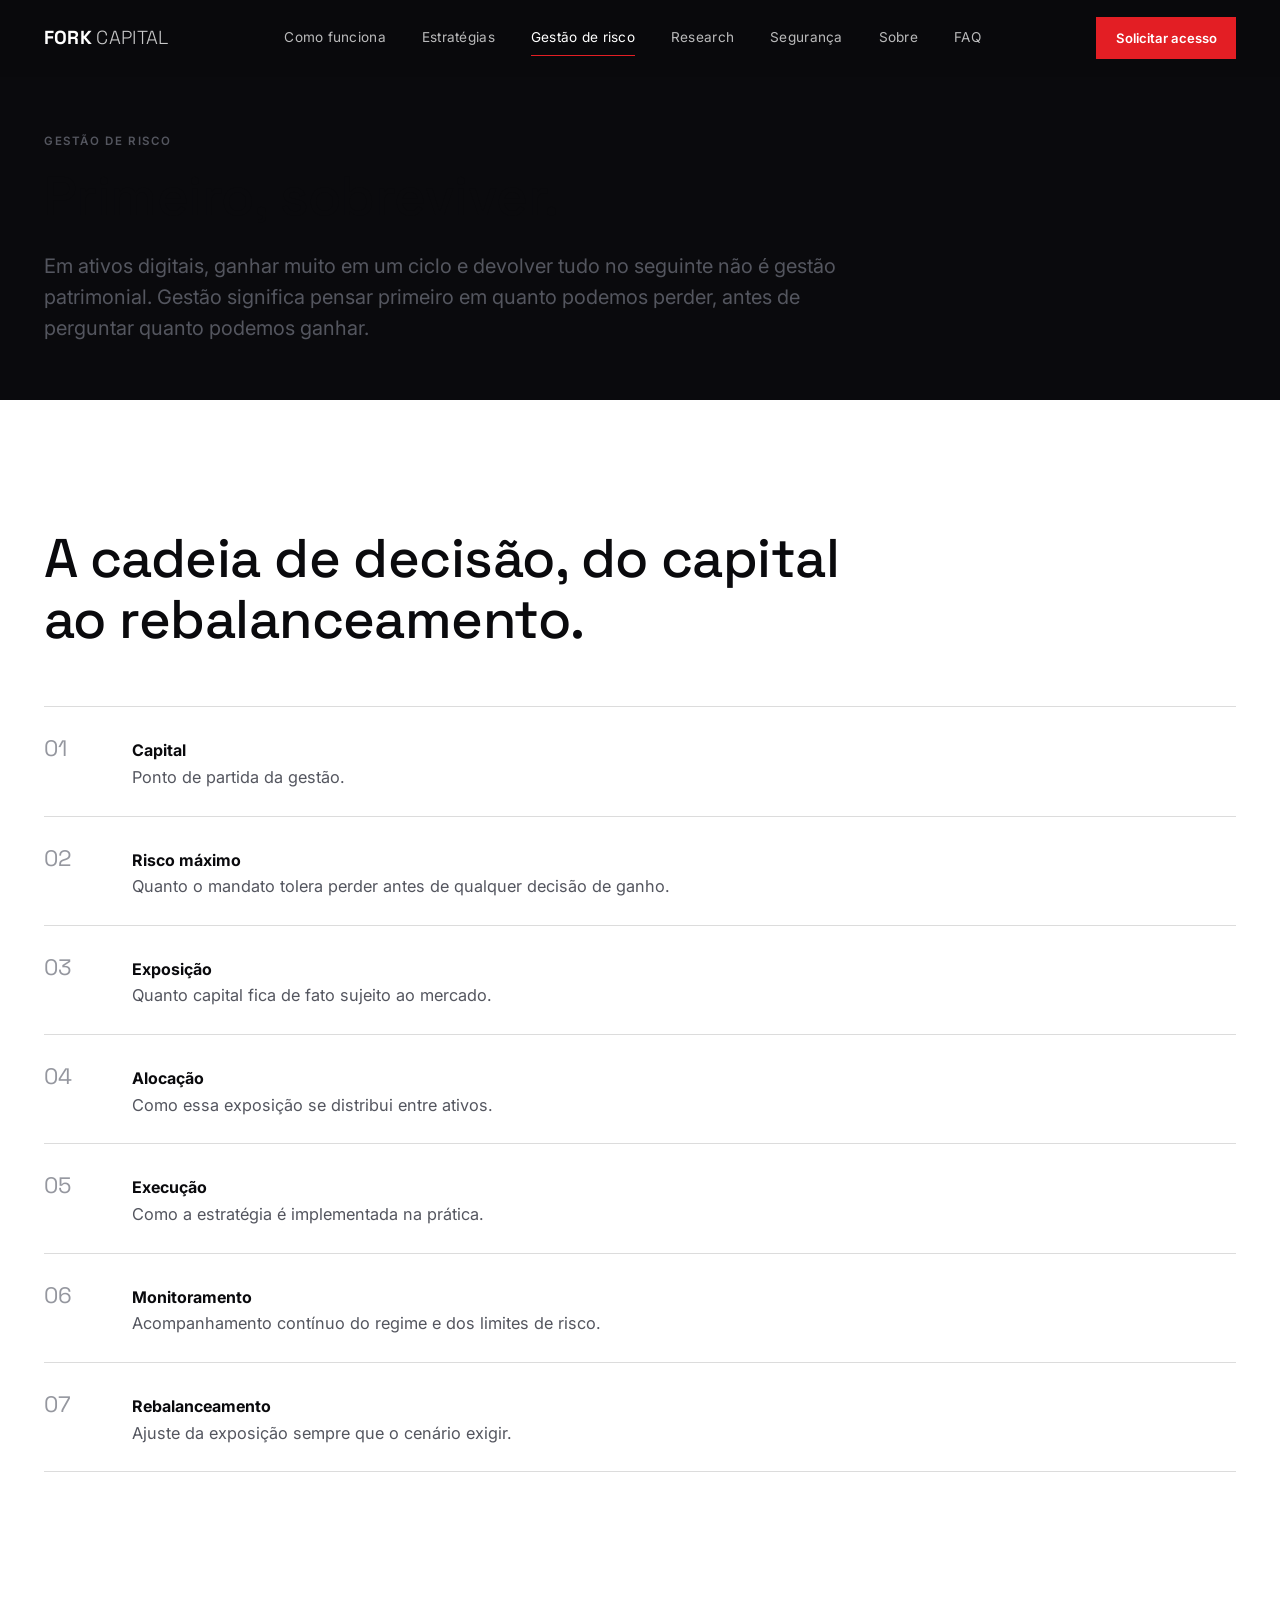
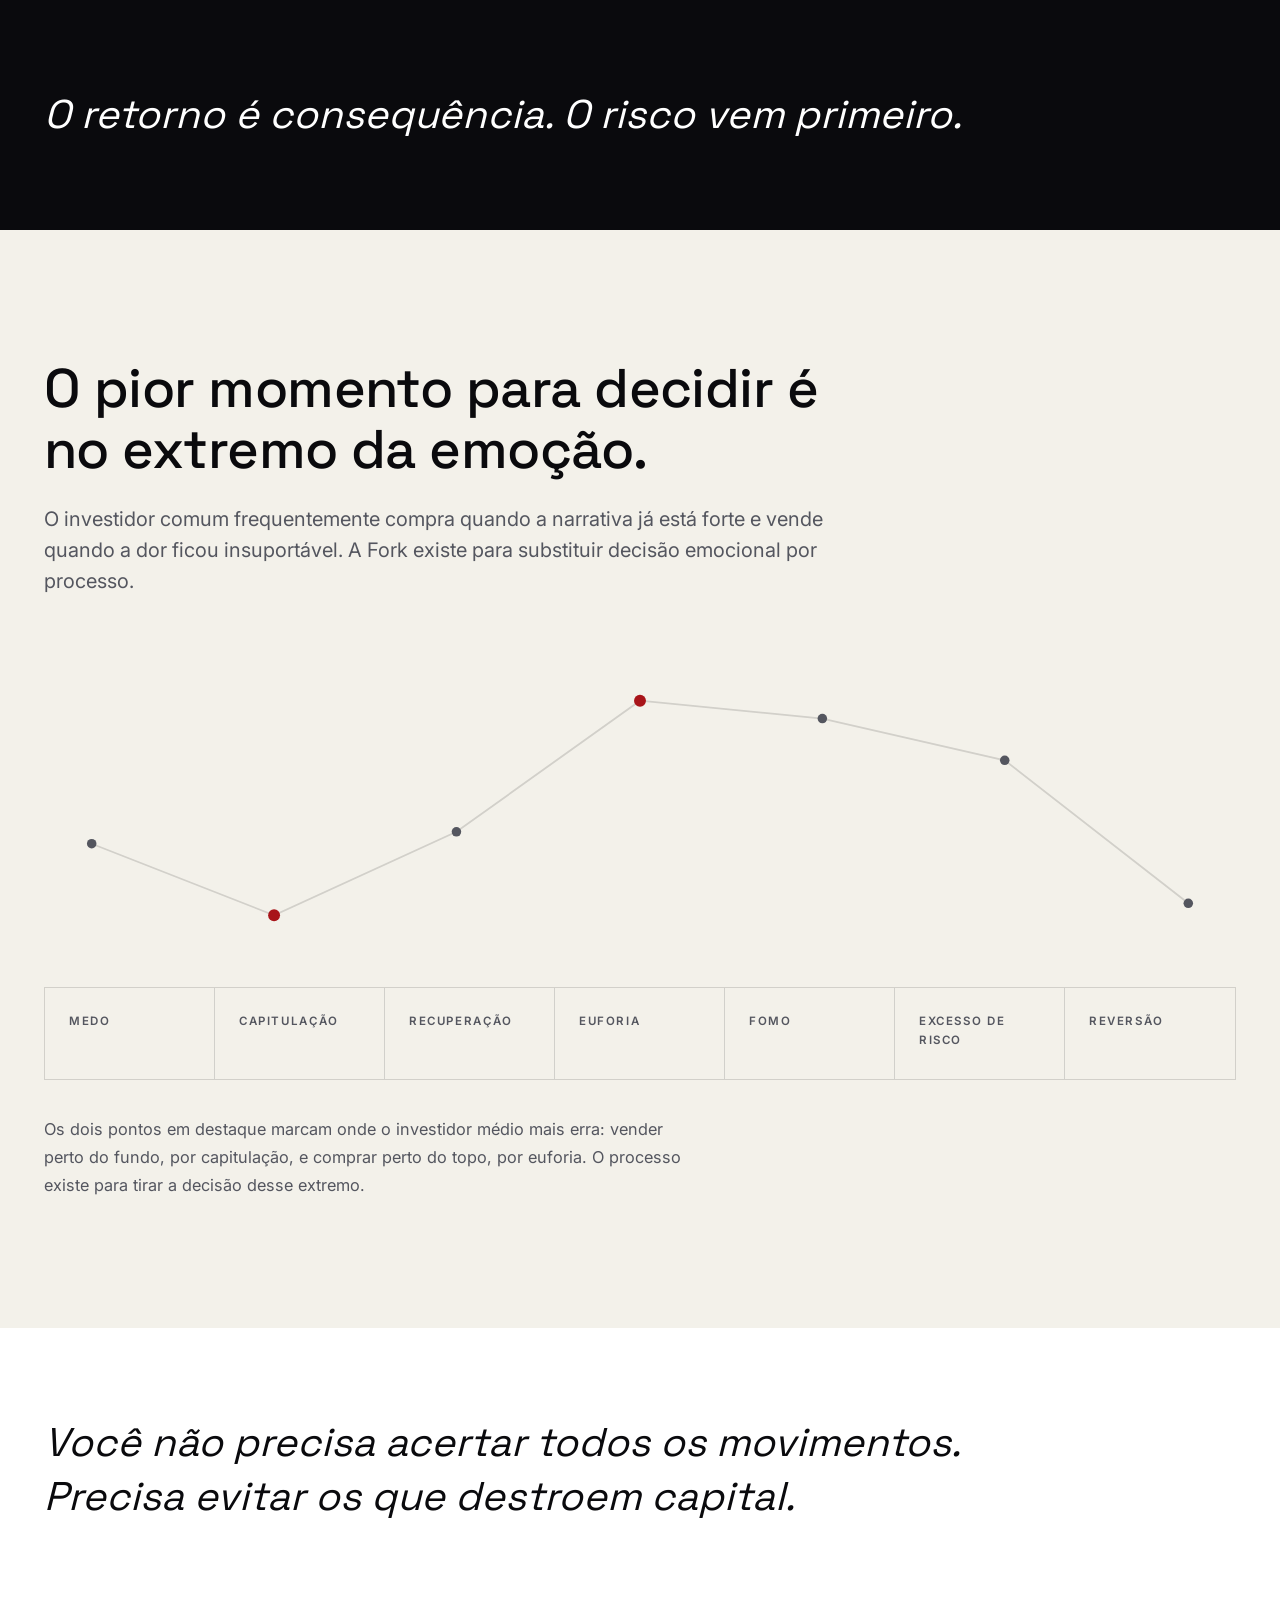
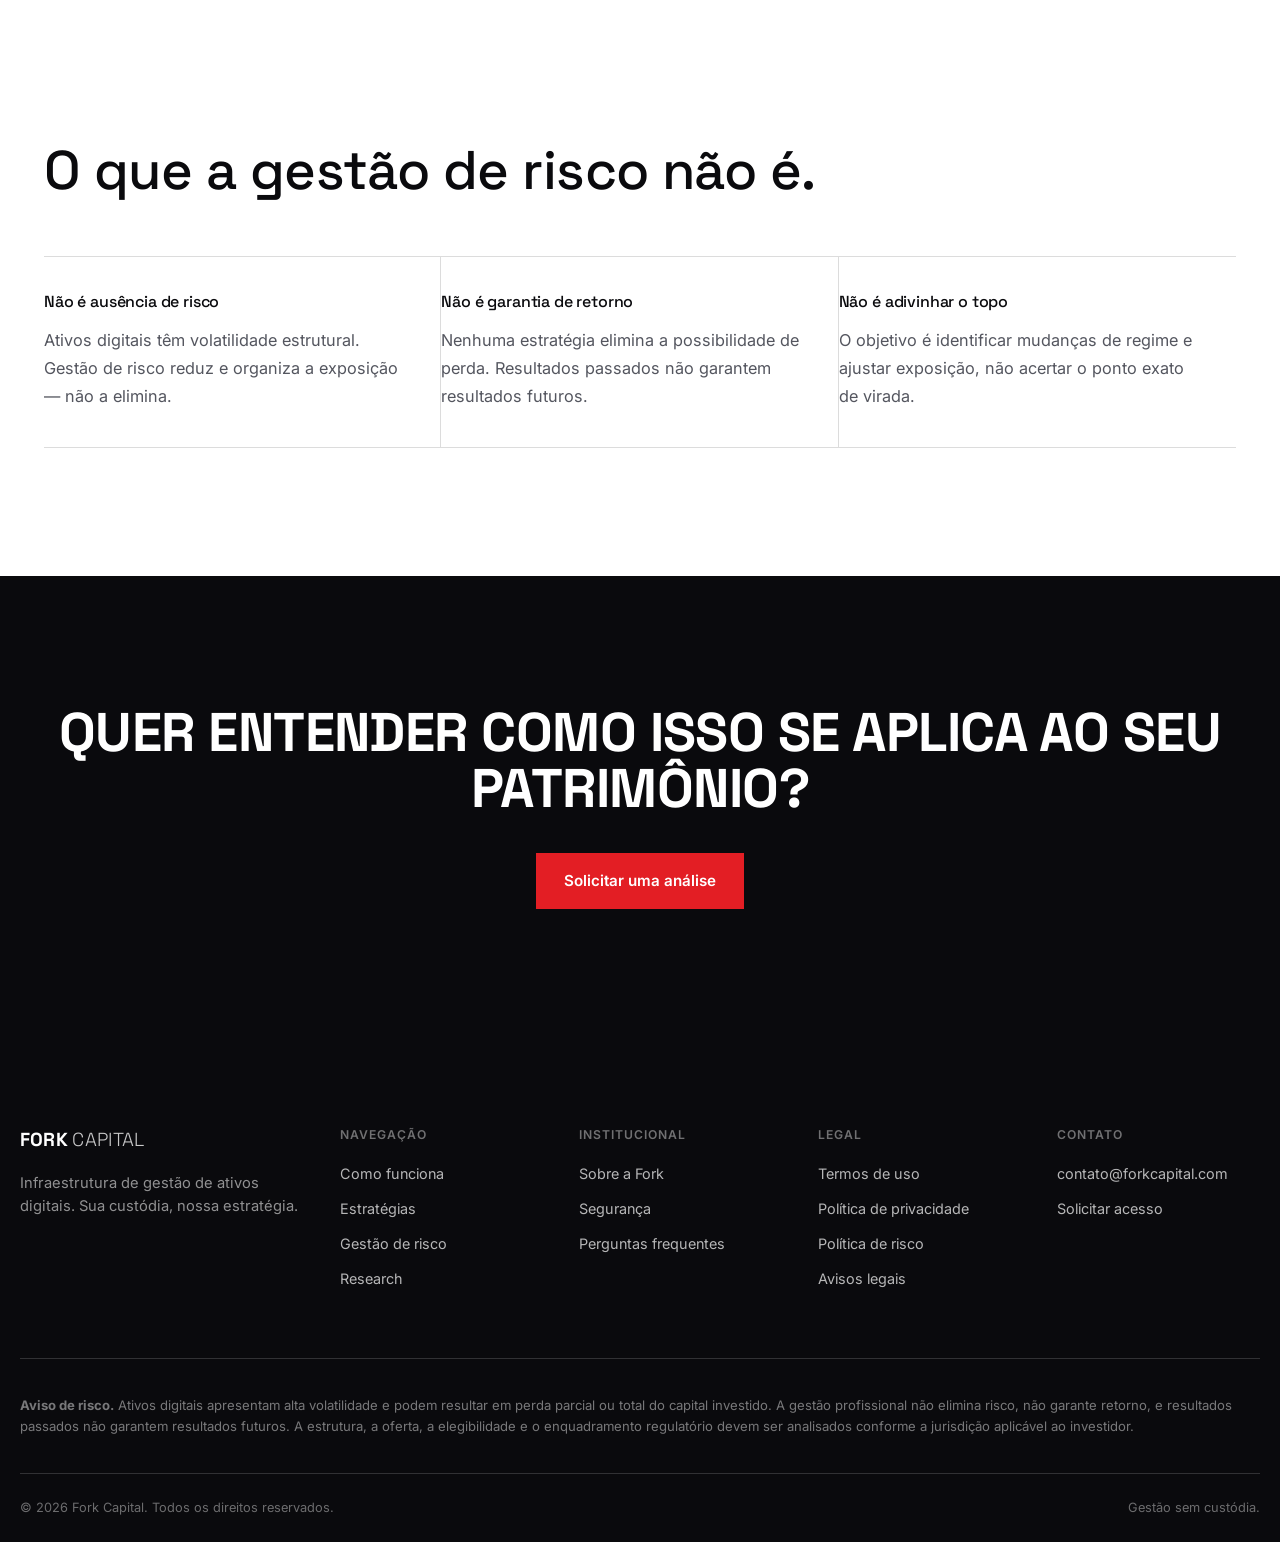
<file: gestao-de-risco.html>
<!DOCTYPE html>
<html lang="pt-BR">
<head>
<meta charset="UTF-8">
<meta name="viewport" content="width=device-width, initial-scale=1.0">
<title>Gestão de Risco | Fork Capital</title>
<meta name="description" content="Primeiro, sobreviver. Como a Fork Capital estrutura a gestão de risco em ativos digitais, do capital ao rebalanceamento.">
<link rel="icon" type="image/svg+xml" href="favicon.svg">
<link rel="preconnect" href="https://fonts.googleapis.com">
<link rel="preconnect" href="https://fonts.gstatic.com" crossorigin>
<link rel="stylesheet" href="css/style.css">
</head>
<body>
<a class="visually-hidden" href="#main">Pular para o conteúdo</a>

<header class="site-header" id="siteHeader">
  <div class="container header-inner">
    <a href="index.html" class="logo" aria-label="Fork Capital — página inicial">
      <span class="logo-fork">FORK</span><span class="logo-capital">CAPITAL</span>
    </a>
    <nav class="main-nav" id="mainNav" aria-label="Navegação principal">
      <a href="como-funciona.html">Como funciona</a>
      <a href="estrategias.html">Estratégias</a>
      <a href="gestao-de-risco.html">Gestão de risco</a>
      <a href="research.html">Research</a>
      <a href="seguranca.html">Segurança</a>
      <a href="sobre.html">Sobre</a>
      <a href="faq.html">FAQ</a>
    </nav>
    <div class="header-actions">
      <a href="solicitar-acesso.html" class="btn btn-primary btn-sm">Solicitar acesso</a>
      <button class="nav-toggle" id="navToggle" aria-label="Abrir menu" aria-expanded="false" aria-controls="mainNav">
        <span></span><span></span><span></span>
      </button>
    </div>
  </div>
</header>

<main id="main">

  <section class="page-hero">
    <div class="container">
      <p class="small-caps">Gestão de risco</p>
      <h1 class="display-quiet h-lg mt-2">Primeiro, sobreviver.</h1>
      <p class="lede mt-3">Em ativos digitais, ganhar muito em um ciclo e devolver tudo no seguinte não é gestão patrimonial. Gestão significa pensar primeiro em quanto podemos perder, antes de perguntar quanto podemos ganhar.</p>
    </div>
  </section>

  <section class="section">
    <div class="container">
      <div class="section-head">
        <h2 class="display-quiet h-lg">A cadeia de decisão, do capital ao rebalanceamento.</h2>
      </div>
      <div class="waterfall">
        <div class="waterfall-step"><span class="waterfall-index">01</span><div><strong>Capital</strong><p class="text-body">Ponto de partida da gestão.</p></div></div>
        <div class="waterfall-step"><span class="waterfall-index">02</span><div><strong>Risco máximo</strong><p class="text-body">Quanto o mandato tolera perder antes de qualquer decisão de ganho.</p></div></div>
        <div class="waterfall-step"><span class="waterfall-index">03</span><div><strong>Exposição</strong><p class="text-body">Quanto capital fica de fato sujeito ao mercado.</p></div></div>
        <div class="waterfall-step"><span class="waterfall-index">04</span><div><strong>Alocação</strong><p class="text-body">Como essa exposição se distribui entre ativos.</p></div></div>
        <div class="waterfall-step"><span class="waterfall-index">05</span><div><strong>Execução</strong><p class="text-body">Como a estratégia é implementada na prática.</p></div></div>
        <div class="waterfall-step"><span class="waterfall-index">06</span><div><strong>Monitoramento</strong><p class="text-body">Acompanhamento contínuo do regime e dos limites de risco.</p></div></div>
        <div class="waterfall-step"><span class="waterfall-index">07</span><div><strong>Rebalanceamento</strong><p class="text-body">Ajuste da exposição sempre que o cenário exigir.</p></div></div>
      </div>
    </div>
  </section>

  <section class="statement-band section-dark">
    <div class="container"><p class="statement">O retorno é consequência. O risco vem primeiro.</p></div>
  </section>

  <section class="section section-bone">
    <div class="container">
      <div class="section-head">
        <h2 class="display-quiet h-lg">O pior momento para decidir é no extremo da emoção.</h2>
        <p class="lede mt-3">O investidor comum frequentemente compra quando a narrativa já está forte e vende quando a dor ficou insuportável. A Fork existe para substituir decisão emocional por processo.</p>
      </div>
      <svg viewBox="0 0 1000 260" class="mt-4" aria-hidden="true">
        <path class="cycle-wave" d="M40,160 L193,220 L346,150 L500,40 L653,55 L806,90 L960,210"/>
        <circle class="cycle-dot" cx="40" cy="160" r="4"/>
        <circle class="cycle-dot is-signal" cx="193" cy="220" r="5"/>
        <circle class="cycle-dot" cx="346" cy="150" r="4"/>
        <circle class="cycle-dot is-signal" cx="500" cy="40" r="5"/>
        <circle class="cycle-dot" cx="653" cy="55" r="4"/>
        <circle class="cycle-dot" cx="806" cy="90" r="4"/>
        <circle class="cycle-dot" cx="960" cy="210" r="4"/>
      </svg>
      <div class="pipeline mt-3">
        <div class="pipeline-step"><span class="small-caps">Medo</span></div>
        <div class="pipeline-step"><span class="small-caps">Capitulação</span></div>
        <div class="pipeline-step"><span class="small-caps">Recuperação</span></div>
        <div class="pipeline-step"><span class="small-caps">Euforia</span></div>
        <div class="pipeline-step"><span class="small-caps">FOMO</span></div>
        <div class="pipeline-step"><span class="small-caps">Excesso de risco</span></div>
        <div class="pipeline-step"><span class="small-caps">Reversão</span></div>
      </div>
      <p class="text-body mt-4">Os dois pontos em destaque marcam onde o investidor médio mais erra: vender perto do fundo, por capitulação, e comprar perto do topo, por euforia. O processo existe para tirar a decisão desse extremo.</p>
    </div>
  </section>

  <section class="statement-band">
    <div class="container"><p class="statement">Você não precisa acertar todos os movimentos. Precisa evitar os que destroem capital.</p></div>
  </section>

  <section class="section">
    <div class="container">
      <div class="section-head">
        <h2 class="display-quiet h-lg">O que a gestão de risco não é.</h2>
      </div>
      <div class="ledger-cols">
        <div><h4 class="display-quiet mb-2">Não é ausência de risco</h4><p class="text-body">Ativos digitais têm volatilidade estrutural. Gestão de risco reduz e organiza a exposição — não a elimina.</p></div>
        <div><h4 class="display-quiet mb-2">Não é garantia de retorno</h4><p class="text-body">Nenhuma estratégia elimina a possibilidade de perda. Resultados passados não garantem resultados futuros.</p></div>
        <div><h4 class="display-quiet mb-2">Não é adivinhar o topo</h4><p class="text-body">O objetivo é identificar mudanças de regime e ajustar exposição, não acertar o ponto exato de virada.</p></div>
      </div>
    </div>
  </section>

  <section class="cta-band">
    <div class="container">
      <p class="display-shout">Quer entender como isso se aplica ao seu patrimônio?</p>
      <a href="solicitar-acesso.html" class="btn btn-primary">Solicitar uma análise</a>
    </div>
  </section>

</main>

<footer class="site-footer">
  <div class="container footer-top">
    <div class="footer-brand">
      <a href="index.html" class="logo"><span class="logo-fork">FORK</span><span class="logo-capital">CAPITAL</span></a>
      <p>Infraestrutura de gestão de ativos digitais. Sua custódia, nossa estratégia.</p>
    </div>
    <div class="footer-col">
      <h4>Navegação</h4>
      <ul>
        <li><a href="como-funciona.html">Como funciona</a></li>
        <li><a href="estrategias.html">Estratégias</a></li>
        <li><a href="gestao-de-risco.html">Gestão de risco</a></li>
        <li><a href="research.html">Research</a></li>
      </ul>
    </div>
    <div class="footer-col">
      <h4>Institucional</h4>
      <ul>
        <li><a href="sobre.html">Sobre a Fork</a></li>
        <li><a href="seguranca.html">Segurança</a></li>
        <li><a href="faq.html">Perguntas frequentes</a></li>
      </ul>
    </div>
    <div class="footer-col">
      <h4>Legal</h4>
      <ul>
        <li><a href="legal.html#termos">Termos de uso</a></li>
        <li><a href="legal.html#privacidade">Política de privacidade</a></li>
        <li><a href="legal.html#risco">Política de risco</a></li>
        <li><a href="legal.html#avisos">Avisos legais</a></li>
      </ul>
    </div>
    <div class="footer-col">
      <h4>Contato</h4>
      <ul>
        <li><a href="mailto:contato@forkcapital.com">contato@forkcapital.com</a></li>
        <li><a href="solicitar-acesso.html">Solicitar acesso</a></li>
      </ul>
    </div>
  </div>
  <div class="footer-risk container">
    <p><strong>Aviso de risco.</strong> Ativos digitais apresentam alta volatilidade e podem resultar em perda parcial ou total do capital investido. A gestão profissional não elimina risco, não garante retorno, e resultados passados não garantem resultados futuros. A estrutura, a oferta, a elegibilidade e o enquadramento regulatório devem ser analisados conforme a jurisdição aplicável ao investidor.</p>
  </div>
  <div class="footer-bottom container">
    <p>© <span class="js-year"></span> Fork Capital. Todos os direitos reservados.</p>
    <p>Gestão sem custódia.</p>
  </div>
</footer>

<script src="js/main.js"></script>
</body>
</html>
</file>
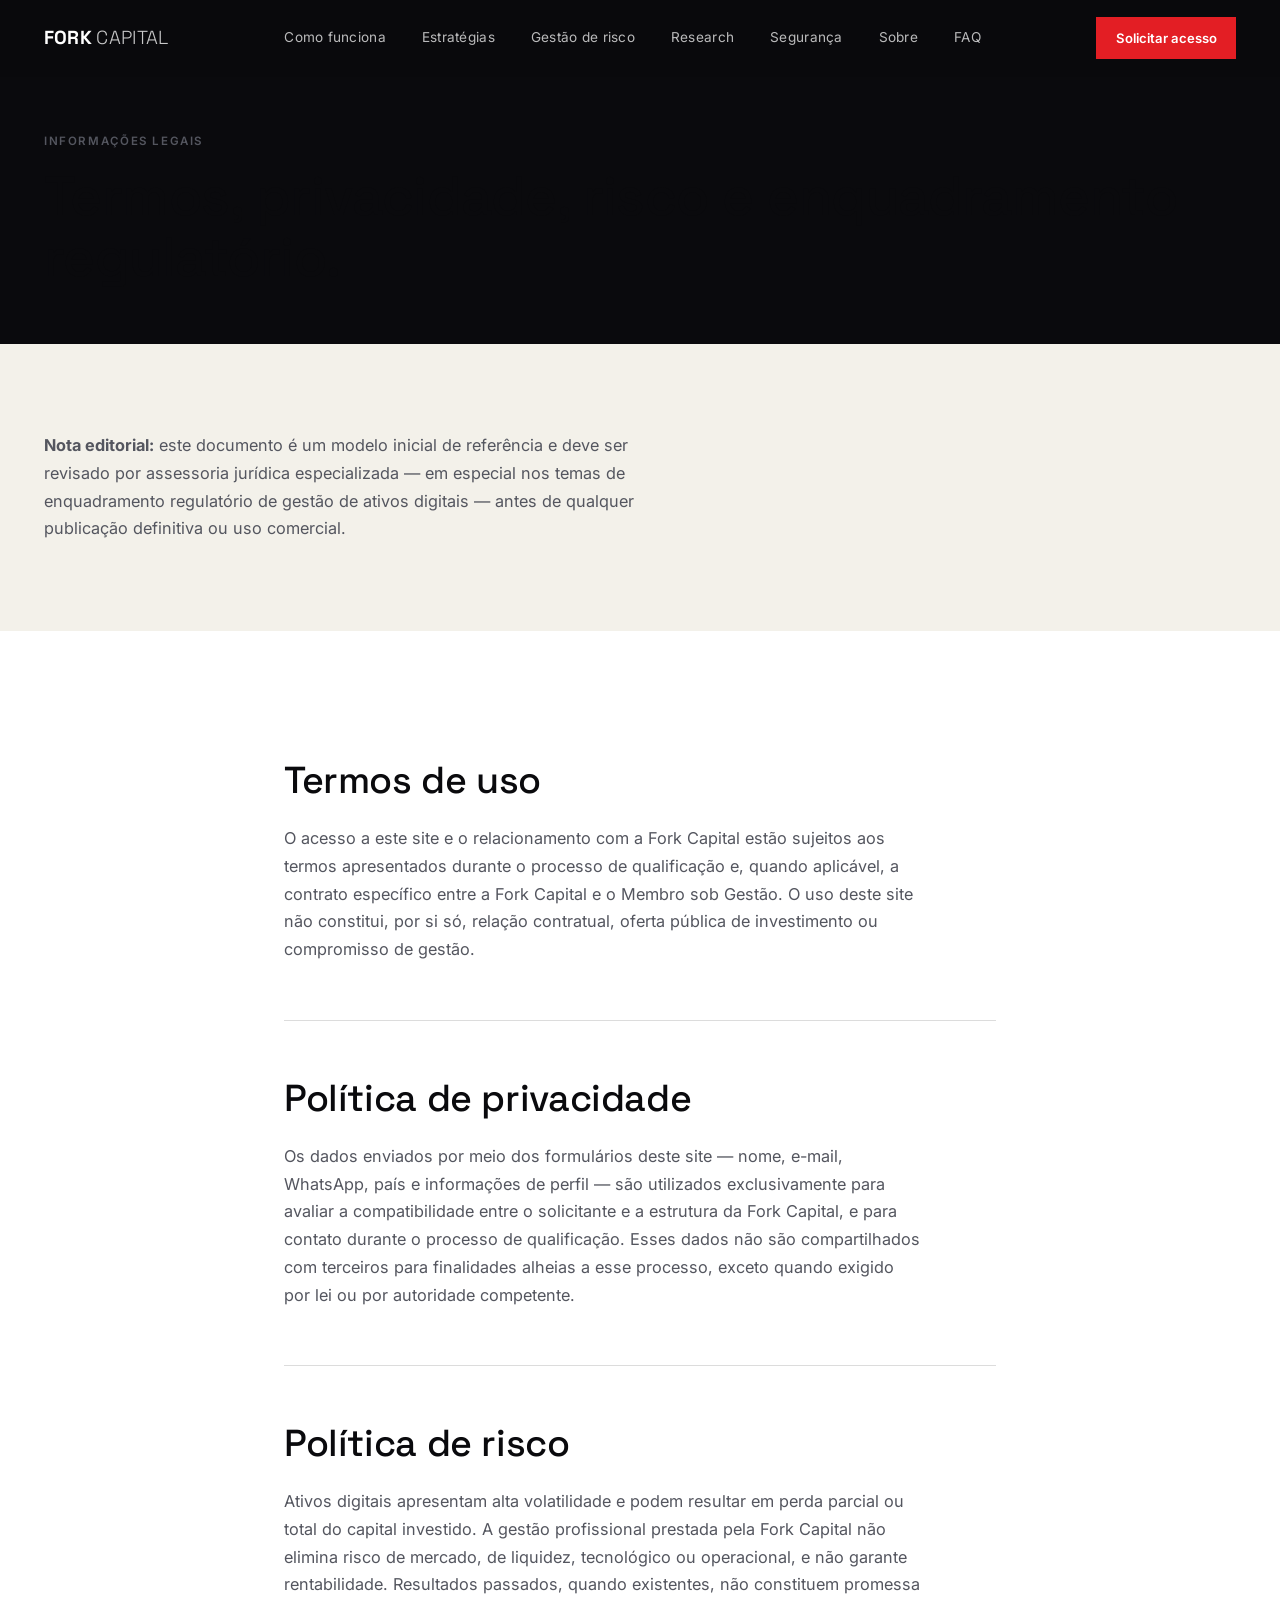
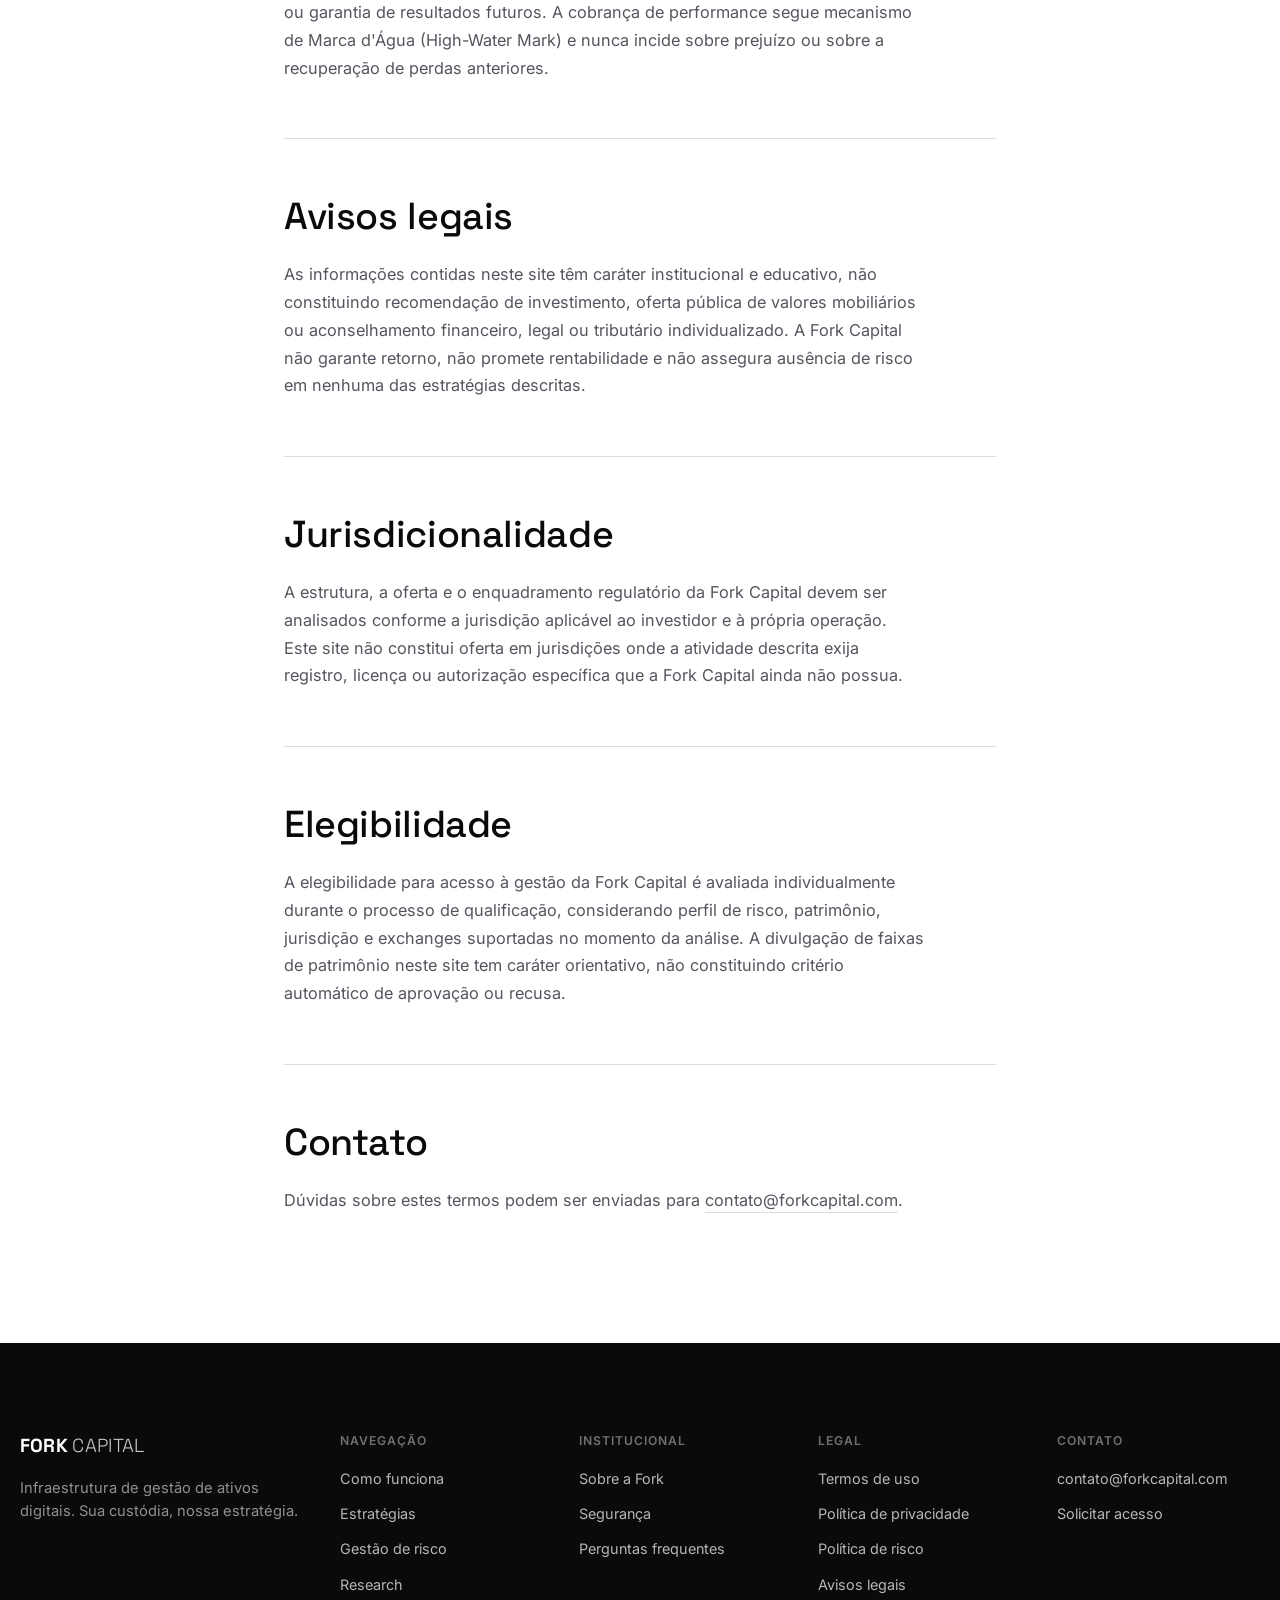
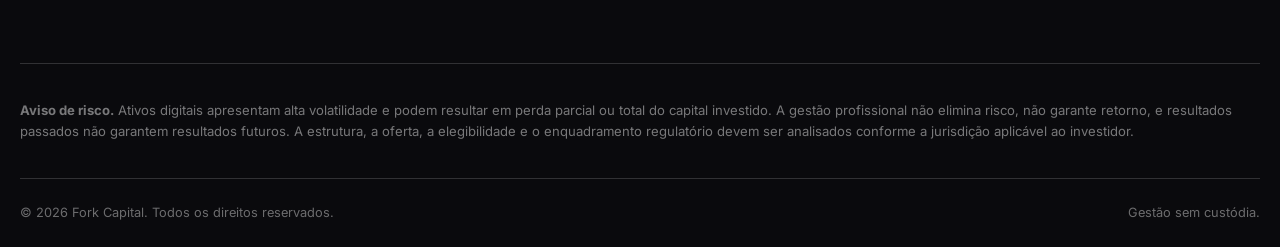
<file: legal.html>
<!DOCTYPE html>
<html lang="pt-BR">
<head>
<meta charset="UTF-8">
<meta name="viewport" content="width=device-width, initial-scale=1.0">
<title>Informações Legais | Fork Capital</title>
<meta name="description" content="Termos de uso, política de privacidade, política de risco, avisos legais, jurisdicionalidade e elegibilidade da Fork Capital.">
<link rel="icon" type="image/svg+xml" href="favicon.svg">
<link rel="preconnect" href="https://fonts.googleapis.com">
<link rel="preconnect" href="https://fonts.gstatic.com" crossorigin>
<link rel="stylesheet" href="css/style.css">
</head>
<body>
<a class="visually-hidden" href="#main">Pular para o conteúdo</a>

<header class="site-header" id="siteHeader">
  <div class="container header-inner">
    <a href="index.html" class="logo" aria-label="Fork Capital — página inicial">
      <span class="logo-fork">FORK</span><span class="logo-capital">CAPITAL</span>
    </a>
    <nav class="main-nav" id="mainNav" aria-label="Navegação principal">
      <a href="como-funciona.html">Como funciona</a>
      <a href="estrategias.html">Estratégias</a>
      <a href="gestao-de-risco.html">Gestão de risco</a>
      <a href="research.html">Research</a>
      <a href="seguranca.html">Segurança</a>
      <a href="sobre.html">Sobre</a>
      <a href="faq.html">FAQ</a>
    </nav>
    <div class="header-actions">
      <a href="solicitar-acesso.html" class="btn btn-primary btn-sm">Solicitar acesso</a>
      <button class="nav-toggle" id="navToggle" aria-label="Abrir menu" aria-expanded="false" aria-controls="mainNav">
        <span></span><span></span><span></span>
      </button>
    </div>
  </div>
</header>

<main id="main">

  <section class="page-hero">
    <div class="container">
      <p class="small-caps">Informações legais</p>
      <h1 class="display-quiet h-lg mt-2">Termos, privacidade, risco e enquadramento regulatório.</h1>
    </div>
  </section>

  <section class="section-tight section-bone">
    <div class="container">
      <p class="text-body"><strong>Nota editorial:</strong> este documento é um modelo inicial de referência e deve ser revisado por assessoria jurídica especializada — em especial nos temas de enquadramento regulatório de gestão de ativos digitais — antes de qualquer publicação definitiva ou uso comercial.</p>
    </div>
  </section>

  <section class="section">
    <div class="container-narrow">

      <div id="termos" class="mb-4">
        <h2 class="display-quiet h-md mb-3">Termos de uso</h2>
        <p class="text-body">O acesso a este site e o relacionamento com a Fork Capital estão sujeitos aos termos apresentados durante o processo de qualificação e, quando aplicável, a contrato específico entre a Fork Capital e o Membro sob Gestão. O uso deste site não constitui, por si só, relação contratual, oferta pública de investimento ou compromisso de gestão.</p>
      </div>
      <hr class="hairline">

      <div id="privacidade" class="mb-4">
        <h2 class="display-quiet h-md mb-3">Política de privacidade</h2>
        <p class="text-body">Os dados enviados por meio dos formulários deste site — nome, e-mail, WhatsApp, país e informações de perfil — são utilizados exclusivamente para avaliar a compatibilidade entre o solicitante e a estrutura da Fork Capital, e para contato durante o processo de qualificação. Esses dados não são compartilhados com terceiros para finalidades alheias a esse processo, exceto quando exigido por lei ou por autoridade competente.</p>
      </div>
      <hr class="hairline">

      <div id="risco" class="mb-4">
        <h2 class="display-quiet h-md mb-3">Política de risco</h2>
        <p class="text-body">Ativos digitais apresentam alta volatilidade e podem resultar em perda parcial ou total do capital investido. A gestão profissional prestada pela Fork Capital não elimina risco de mercado, de liquidez, tecnológico ou operacional, e não garante rentabilidade. Resultados passados, quando existentes, não constituem promessa ou garantia de resultados futuros. A cobrança de performance segue mecanismo de Marca d'Água (High-Water Mark) e nunca incide sobre prejuízo ou sobre a recuperação de perdas anteriores.</p>
      </div>
      <hr class="hairline">

      <div id="avisos" class="mb-4">
        <h2 class="display-quiet h-md mb-3">Avisos legais</h2>
        <p class="text-body">As informações contidas neste site têm caráter institucional e educativo, não constituindo recomendação de investimento, oferta pública de valores mobiliários ou aconselhamento financeiro, legal ou tributário individualizado. A Fork Capital não garante retorno, não promete rentabilidade e não assegura ausência de risco em nenhuma das estratégias descritas.</p>
      </div>
      <hr class="hairline">

      <div id="jurisdicao" class="mb-4">
        <h2 class="display-quiet h-md mb-3">Jurisdicionalidade</h2>
        <p class="text-body">A estrutura, a oferta e o enquadramento regulatório da Fork Capital devem ser analisados conforme a jurisdição aplicável ao investidor e à própria operação. Este site não constitui oferta em jurisdições onde a atividade descrita exija registro, licença ou autorização específica que a Fork Capital ainda não possua.</p>
      </div>
      <hr class="hairline">

      <div id="elegibilidade" class="mb-4">
        <h2 class="display-quiet h-md mb-3">Elegibilidade</h2>
        <p class="text-body">A elegibilidade para acesso à gestão da Fork Capital é avaliada individualmente durante o processo de qualificação, considerando perfil de risco, patrimônio, jurisdição e exchanges suportadas no momento da análise. A divulgação de faixas de patrimônio neste site tem caráter orientativo, não constituindo critério automático de aprovação ou recusa.</p>
      </div>
      <hr class="hairline">

      <div id="contato">
        <h2 class="display-quiet h-md mb-3">Contato</h2>
        <p class="text-body">Dúvidas sobre estes termos podem ser enviadas para <a href="mailto:contato@forkcapital.com" class="link-inline">contato@forkcapital.com</a>.</p>
      </div>

    </div>
  </section>

</main>

<footer class="site-footer">
  <div class="container footer-top">
    <div class="footer-brand">
      <a href="index.html" class="logo"><span class="logo-fork">FORK</span><span class="logo-capital">CAPITAL</span></a>
      <p>Infraestrutura de gestão de ativos digitais. Sua custódia, nossa estratégia.</p>
    </div>
    <div class="footer-col">
      <h4>Navegação</h4>
      <ul>
        <li><a href="como-funciona.html">Como funciona</a></li>
        <li><a href="estrategias.html">Estratégias</a></li>
        <li><a href="gestao-de-risco.html">Gestão de risco</a></li>
        <li><a href="research.html">Research</a></li>
      </ul>
    </div>
    <div class="footer-col">
      <h4>Institucional</h4>
      <ul>
        <li><a href="sobre.html">Sobre a Fork</a></li>
        <li><a href="seguranca.html">Segurança</a></li>
        <li><a href="faq.html">Perguntas frequentes</a></li>
      </ul>
    </div>
    <div class="footer-col">
      <h4>Legal</h4>
      <ul>
        <li><a href="legal.html#termos">Termos de uso</a></li>
        <li><a href="legal.html#privacidade">Política de privacidade</a></li>
        <li><a href="legal.html#risco">Política de risco</a></li>
        <li><a href="legal.html#avisos">Avisos legais</a></li>
      </ul>
    </div>
    <div class="footer-col">
      <h4>Contato</h4>
      <ul>
        <li><a href="mailto:contato@forkcapital.com">contato@forkcapital.com</a></li>
        <li><a href="solicitar-acesso.html">Solicitar acesso</a></li>
      </ul>
    </div>
  </div>
  <div class="footer-risk container">
    <p><strong>Aviso de risco.</strong> Ativos digitais apresentam alta volatilidade e podem resultar em perda parcial ou total do capital investido. A gestão profissional não elimina risco, não garante retorno, e resultados passados não garantem resultados futuros. A estrutura, a oferta, a elegibilidade e o enquadramento regulatório devem ser analisados conforme a jurisdição aplicável ao investidor.</p>
  </div>
  <div class="footer-bottom container">
    <p>© <span class="js-year"></span> Fork Capital. Todos os direitos reservados.</p>
    <p>Gestão sem custódia.</p>
  </div>
</footer>

<script src="js/main.js"></script>
</body>
</html>
</file>
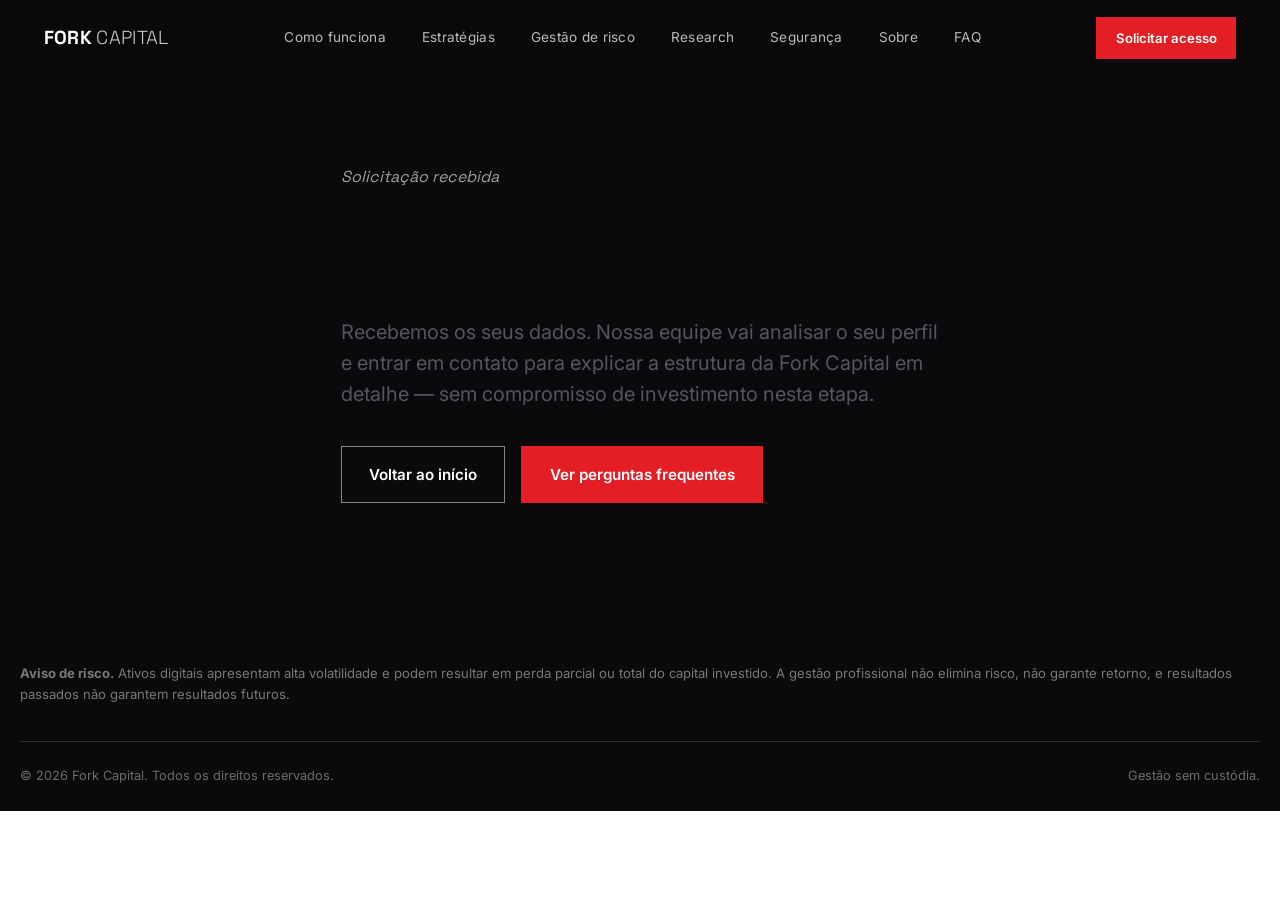
<file: obrigado.html>
<!DOCTYPE html>
<html lang="pt-BR">
<head>
<meta charset="UTF-8">
<meta name="viewport" content="width=device-width, initial-scale=1.0">
<title>Solicitação recebida | Fork Capital</title>
<meta name="description" content="Recebemos sua solicitação de acesso à Fork Capital.">
<link rel="icon" type="image/svg+xml" href="favicon.svg">
<link rel="preconnect" href="https://fonts.googleapis.com">
<link rel="preconnect" href="https://fonts.gstatic.com" crossorigin>
<link rel="stylesheet" href="css/style.css">
</head>
<body>
<header class="site-header" id="siteHeader">
  <div class="container header-inner">
    <a href="index.html" class="logo" aria-label="Fork Capital — página inicial">
      <span class="logo-fork">FORK</span><span class="logo-capital">CAPITAL</span>
    </a>
    <nav class="main-nav" id="mainNav" aria-label="Navegação principal">
      <a href="como-funciona.html">Como funciona</a>
      <a href="estrategias.html">Estratégias</a>
      <a href="gestao-de-risco.html">Gestão de risco</a>
      <a href="research.html">Research</a>
      <a href="seguranca.html">Segurança</a>
      <a href="sobre.html">Sobre</a>
      <a href="faq.html">FAQ</a>
    </nav>
    <div class="header-actions">
      <a href="solicitar-acesso.html" class="btn btn-primary btn-sm">Solicitar acesso</a>
      <button class="nav-toggle" id="navToggle" aria-label="Abrir menu" aria-expanded="false" aria-controls="mainNav">
        <span></span><span></span><span></span>
      </button>
    </div>
  </div>
</header>

<main>
  <section class="hero hero-short">
    <div class="container hero-inner">
      <p class="hero-kicker">Solicitação recebida</p>
      <h1 class="hero-title display-shout h-xl">Obrigado.</h1>
      <p class="lede hero-sub">Recebemos os seus dados. Nossa equipe vai analisar o seu perfil e entrar em contato para explicar a estrutura da Fork Capital em detalhe — sem compromisso de investimento nesta etapa.</p>
      <div class="hero-ctas">
        <a href="index.html" class="btn btn-outline-light">Voltar ao início</a>
        <a href="faq.html" class="btn btn-primary">Ver perguntas frequentes</a>
      </div>
    </div>
  </section>
</main>

<footer class="site-footer">
  <div class="footer-risk container">
    <p><strong>Aviso de risco.</strong> Ativos digitais apresentam alta volatilidade e podem resultar em perda parcial ou total do capital investido. A gestão profissional não elimina risco, não garante retorno, e resultados passados não garantem resultados futuros.</p>
  </div>
  <div class="footer-bottom container">
    <p>© <span class="js-year"></span> Fork Capital. Todos os direitos reservados.</p>
    <p>Gestão sem custódia.</p>
  </div>
</footer>

<script src="js/main.js"></script>
</body>
</html>
</file>
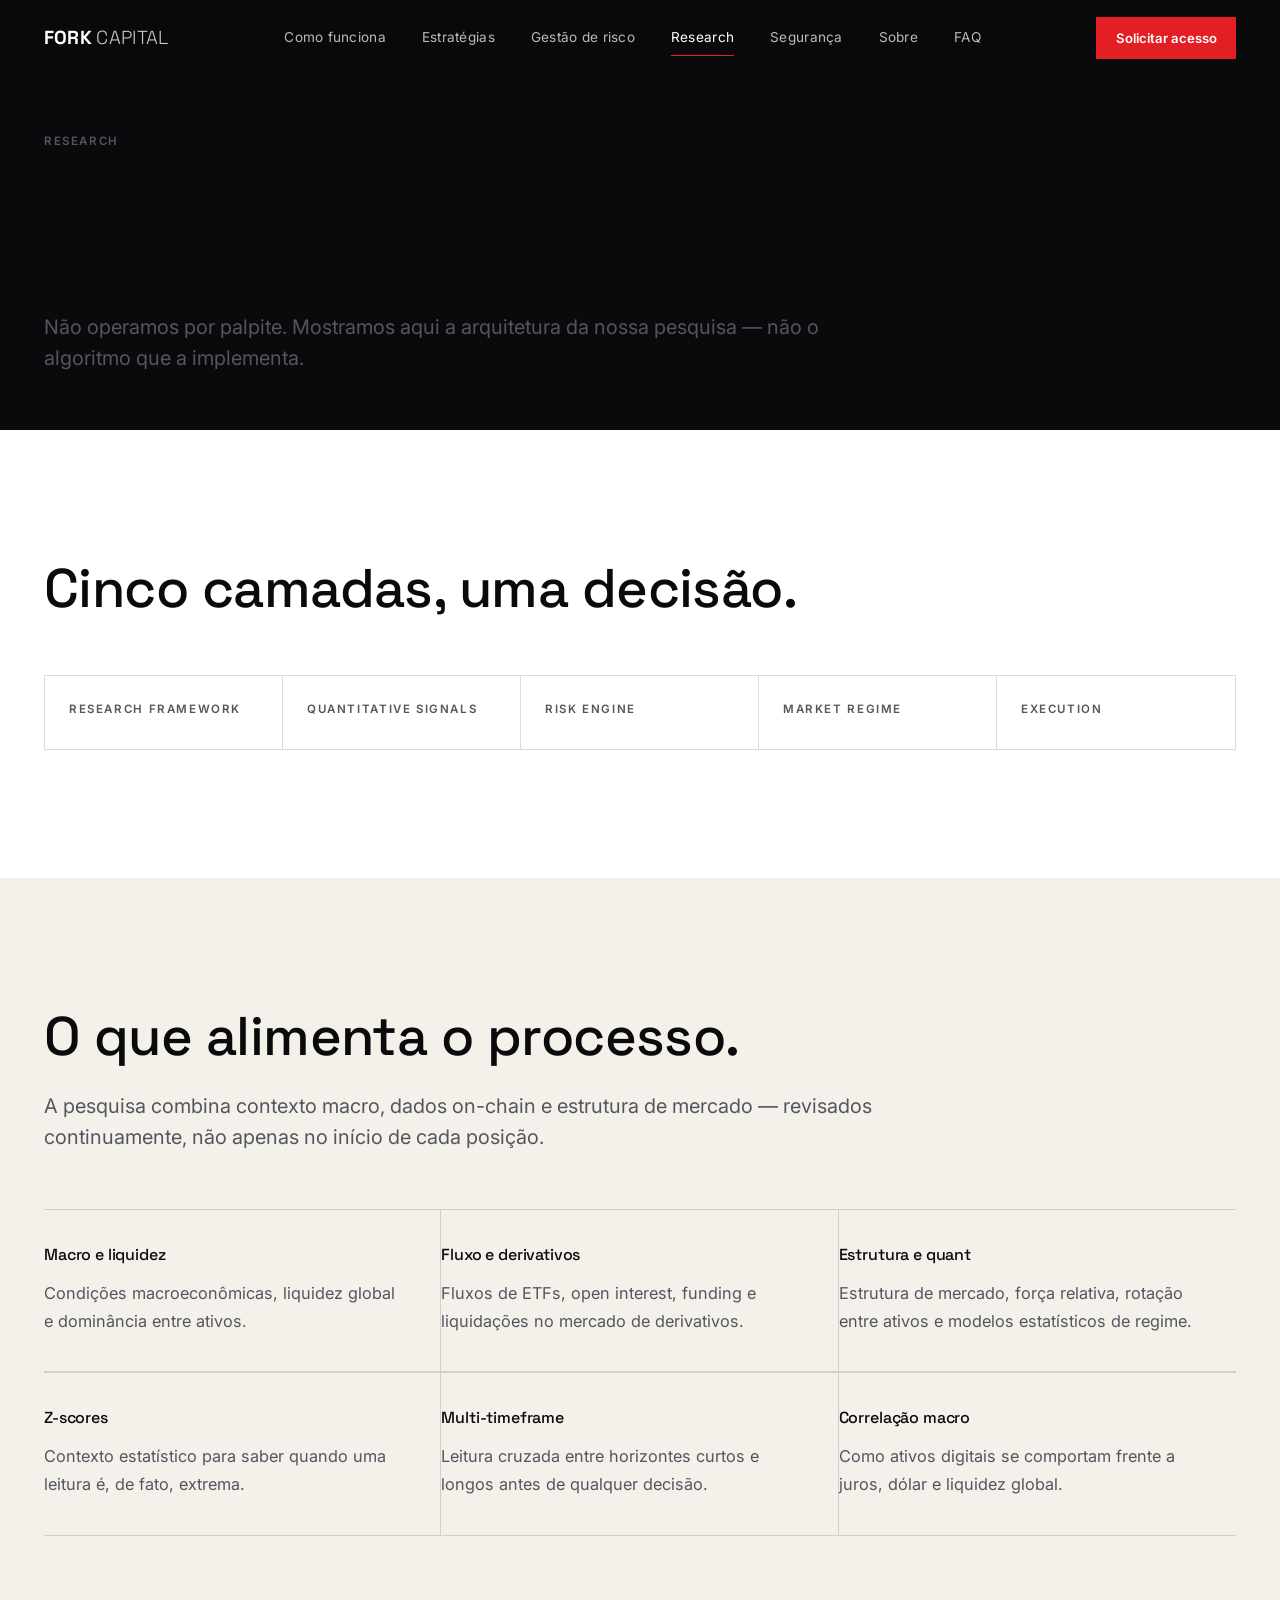
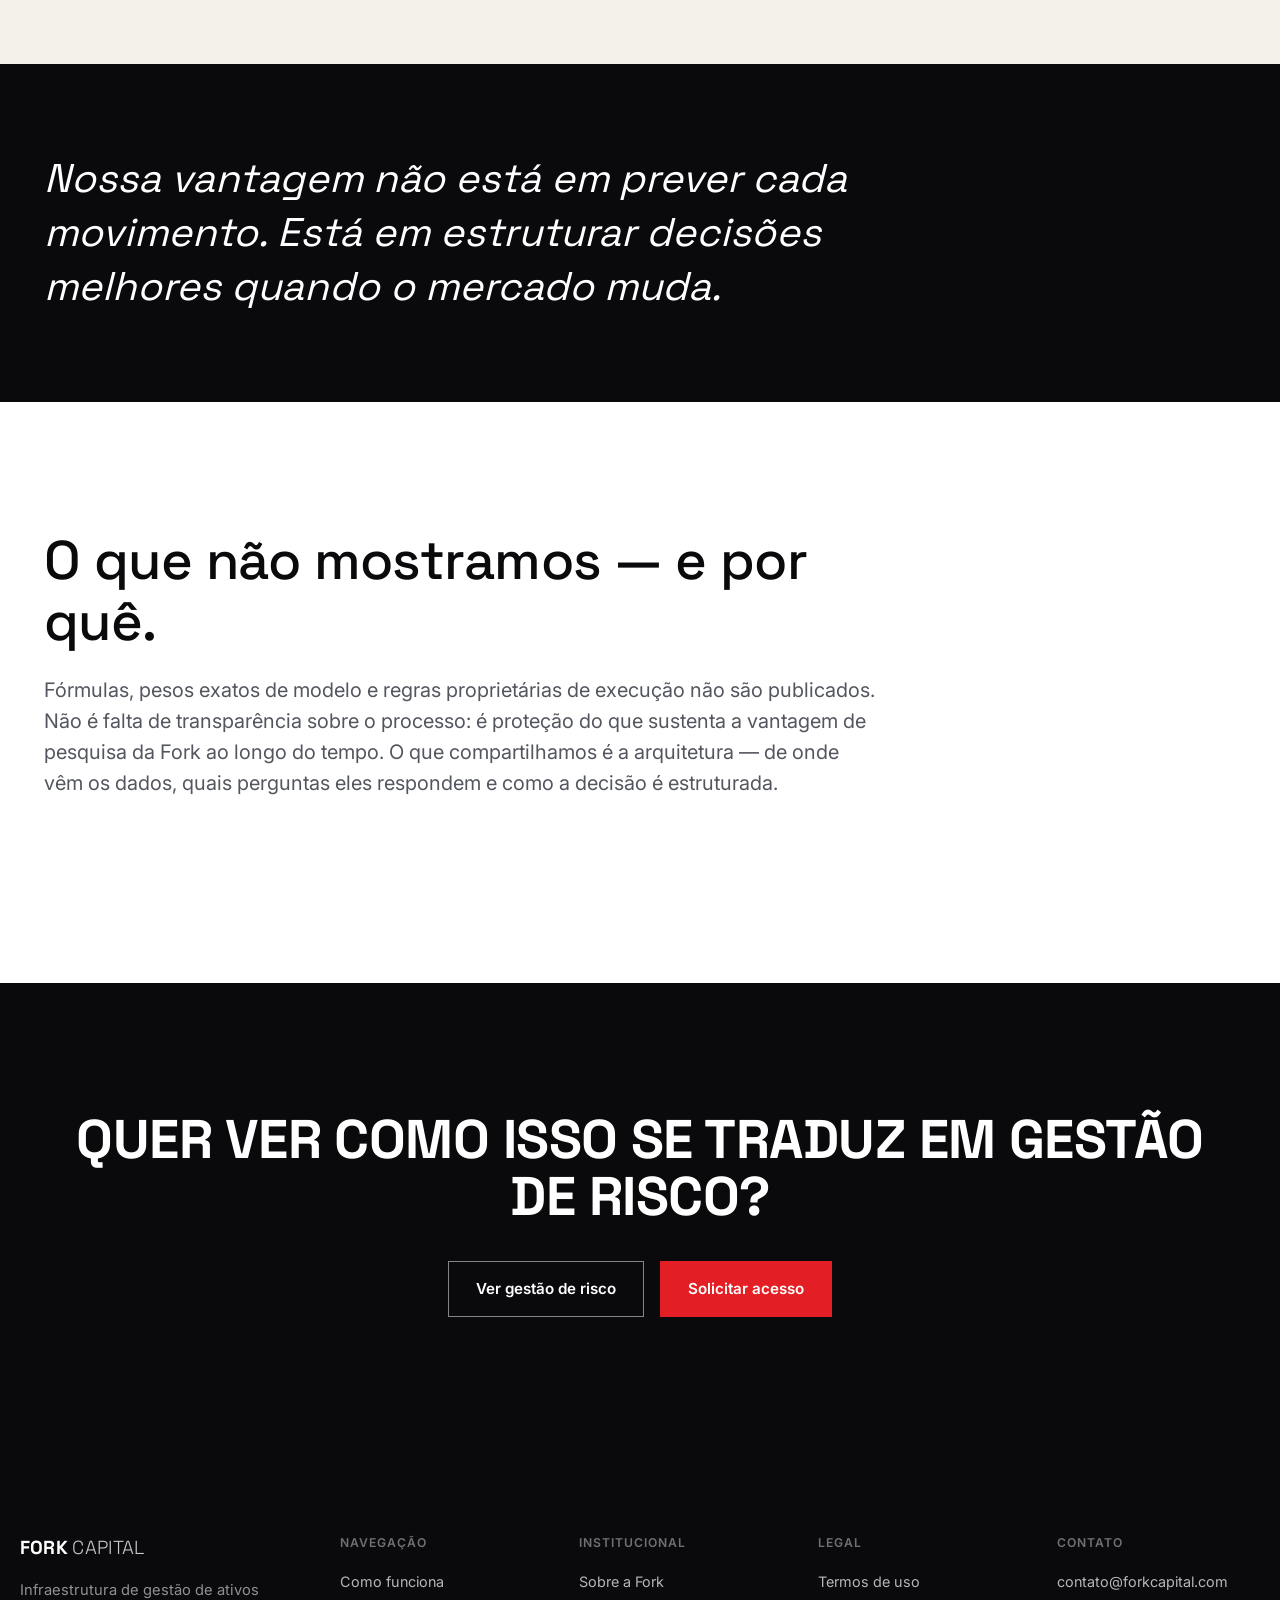
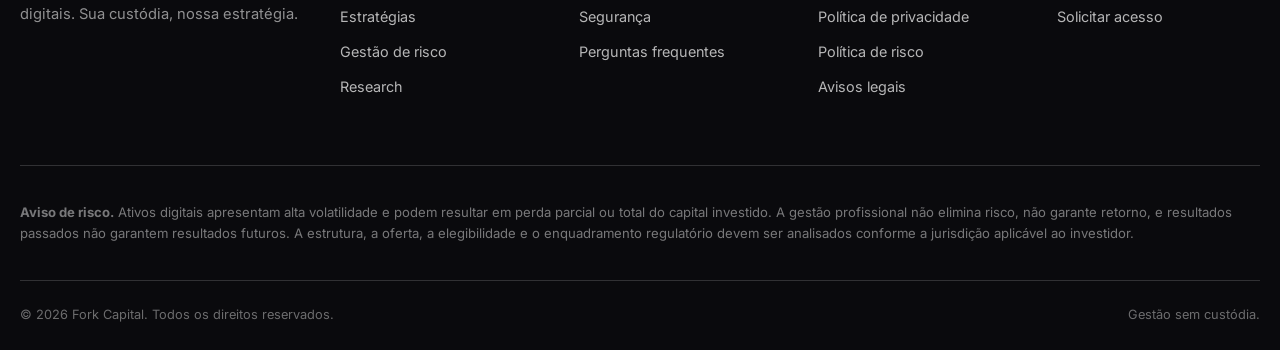
<file: research.html>
<!DOCTYPE html>
<html lang="pt-BR">
<head>
<meta charset="UTF-8">
<meta name="viewport" content="width=device-width, initial-scale=1.0">
<title>Research | Fork Capital</title>
<meta name="description" content="A arquitetura de pesquisa por trás da gestão da Fork Capital: macro, liquidez, fluxo, derivativos e sinais quantitativos, sem expor o algoritmo.">
<link rel="icon" type="image/svg+xml" href="favicon.svg">
<link rel="preconnect" href="https://fonts.googleapis.com">
<link rel="preconnect" href="https://fonts.gstatic.com" crossorigin>
<link rel="stylesheet" href="css/style.css">
</head>
<body>
<a class="visually-hidden" href="#main">Pular para o conteúdo</a>

<header class="site-header" id="siteHeader">
  <div class="container header-inner">
    <a href="index.html" class="logo" aria-label="Fork Capital — página inicial">
      <span class="logo-fork">FORK</span><span class="logo-capital">CAPITAL</span>
    </a>
    <nav class="main-nav" id="mainNav" aria-label="Navegação principal">
      <a href="como-funciona.html">Como funciona</a>
      <a href="estrategias.html">Estratégias</a>
      <a href="gestao-de-risco.html">Gestão de risco</a>
      <a href="research.html">Research</a>
      <a href="seguranca.html">Segurança</a>
      <a href="sobre.html">Sobre</a>
      <a href="faq.html">FAQ</a>
    </nav>
    <div class="header-actions">
      <a href="solicitar-acesso.html" class="btn btn-primary btn-sm">Solicitar acesso</a>
      <button class="nav-toggle" id="navToggle" aria-label="Abrir menu" aria-expanded="false" aria-controls="mainNav">
        <span></span><span></span><span></span>
      </button>
    </div>
  </div>
</header>

<main id="main">

  <section class="page-hero">
    <div class="container">
      <p class="small-caps">Research</p>
      <h1 class="display-quiet h-lg mt-2">Por trás de cada decisão existe uma arquitetura de pesquisa.</h1>
      <p class="lede mt-3">Não operamos por palpite. Mostramos aqui a arquitetura da nossa pesquisa — não o algoritmo que a implementa.</p>
    </div>
  </section>

  <section class="section">
    <div class="container">
      <div class="section-head">
        <h2 class="display-quiet h-lg">Cinco camadas, uma decisão.</h2>
      </div>
      <div class="pipeline">
        <div class="pipeline-step"><span class="small-caps">Research framework</span></div>
        <div class="pipeline-step"><span class="small-caps">Quantitative signals</span></div>
        <div class="pipeline-step"><span class="small-caps">Risk engine</span></div>
        <div class="pipeline-step"><span class="small-caps">Market regime</span></div>
        <div class="pipeline-step"><span class="small-caps">Execution</span></div>
      </div>
    </div>
  </section>

  <section class="section section-bone">
    <div class="container">
      <div class="section-head">
        <h2 class="display-quiet h-lg">O que alimenta o processo.</h2>
        <p class="lede mt-3">A pesquisa combina contexto macro, dados on-chain e estrutura de mercado — revisados continuamente, não apenas no início de cada posição.</p>
      </div>
      <div class="ledger-cols">
        <div>
          <h4 class="display-quiet mb-2">Macro e liquidez</h4>
          <p class="text-body">Condições macroeconômicas, liquidez global e dominância entre ativos.</p>
        </div>
        <div>
          <h4 class="display-quiet mb-2">Fluxo e derivativos</h4>
          <p class="text-body">Fluxos de ETFs, open interest, funding e liquidações no mercado de derivativos.</p>
        </div>
        <div>
          <h4 class="display-quiet mb-2">Estrutura e quant</h4>
          <p class="text-body">Estrutura de mercado, força relativa, rotação entre ativos e modelos estatísticos de regime.</p>
        </div>
      </div>
      <div class="ledger-cols">
        <div>
          <h4 class="display-quiet mb-2">Z-scores</h4>
          <p class="text-body">Contexto estatístico para saber quando uma leitura é, de fato, extrema.</p>
        </div>
        <div>
          <h4 class="display-quiet mb-2">Multi-timeframe</h4>
          <p class="text-body">Leitura cruzada entre horizontes curtos e longos antes de qualquer decisão.</p>
        </div>
        <div>
          <h4 class="display-quiet mb-2">Correlação macro</h4>
          <p class="text-body">Como ativos digitais se comportam frente a juros, dólar e liquidez global.</p>
        </div>
      </div>
    </div>
  </section>

  <section class="statement-band section-dark">
    <div class="container"><p class="statement">Nossa vantagem não está em prever cada movimento. Está em estruturar decisões melhores quando o mercado muda.</p></div>
  </section>

  <section class="section">
    <div class="container">
      <div class="section-head">
        <h2 class="display-quiet h-lg">O que não mostramos — e por quê.</h2>
        <p class="lede mt-3">Fórmulas, pesos exatos de modelo e regras proprietárias de execução não são publicados. Não é falta de transparência sobre o processo: é proteção do que sustenta a vantagem de pesquisa da Fork ao longo do tempo. O que compartilhamos é a arquitetura — de onde vêm os dados, quais perguntas eles respondem e como a decisão é estruturada.</p>
      </div>
    </div>
  </section>

  <section class="cta-band">
    <div class="container">
      <p class="display-shout">Quer ver como isso se traduz em gestão de risco?</p>
      <div class="cta-actions">
        <a href="gestao-de-risco.html" class="btn btn-outline-light">Ver gestão de risco</a>
        <a href="solicitar-acesso.html" class="btn btn-primary">Solicitar acesso</a>
      </div>
    </div>
  </section>

</main>

<footer class="site-footer">
  <div class="container footer-top">
    <div class="footer-brand">
      <a href="index.html" class="logo"><span class="logo-fork">FORK</span><span class="logo-capital">CAPITAL</span></a>
      <p>Infraestrutura de gestão de ativos digitais. Sua custódia, nossa estratégia.</p>
    </div>
    <div class="footer-col">
      <h4>Navegação</h4>
      <ul>
        <li><a href="como-funciona.html">Como funciona</a></li>
        <li><a href="estrategias.html">Estratégias</a></li>
        <li><a href="gestao-de-risco.html">Gestão de risco</a></li>
        <li><a href="research.html">Research</a></li>
      </ul>
    </div>
    <div class="footer-col">
      <h4>Institucional</h4>
      <ul>
        <li><a href="sobre.html">Sobre a Fork</a></li>
        <li><a href="seguranca.html">Segurança</a></li>
        <li><a href="faq.html">Perguntas frequentes</a></li>
      </ul>
    </div>
    <div class="footer-col">
      <h4>Legal</h4>
      <ul>
        <li><a href="legal.html#termos">Termos de uso</a></li>
        <li><a href="legal.html#privacidade">Política de privacidade</a></li>
        <li><a href="legal.html#risco">Política de risco</a></li>
        <li><a href="legal.html#avisos">Avisos legais</a></li>
      </ul>
    </div>
    <div class="footer-col">
      <h4>Contato</h4>
      <ul>
        <li><a href="mailto:contato@forkcapital.com">contato@forkcapital.com</a></li>
        <li><a href="solicitar-acesso.html">Solicitar acesso</a></li>
      </ul>
    </div>
  </div>
  <div class="footer-risk container">
    <p><strong>Aviso de risco.</strong> Ativos digitais apresentam alta volatilidade e podem resultar em perda parcial ou total do capital investido. A gestão profissional não elimina risco, não garante retorno, e resultados passados não garantem resultados futuros. A estrutura, a oferta, a elegibilidade e o enquadramento regulatório devem ser analisados conforme a jurisdição aplicável ao investidor.</p>
  </div>
  <div class="footer-bottom container">
    <p>© <span class="js-year"></span> Fork Capital. Todos os direitos reservados.</p>
    <p>Gestão sem custódia.</p>
  </div>
</footer>

<script src="js/main.js"></script>
</body>
</html>
</file>
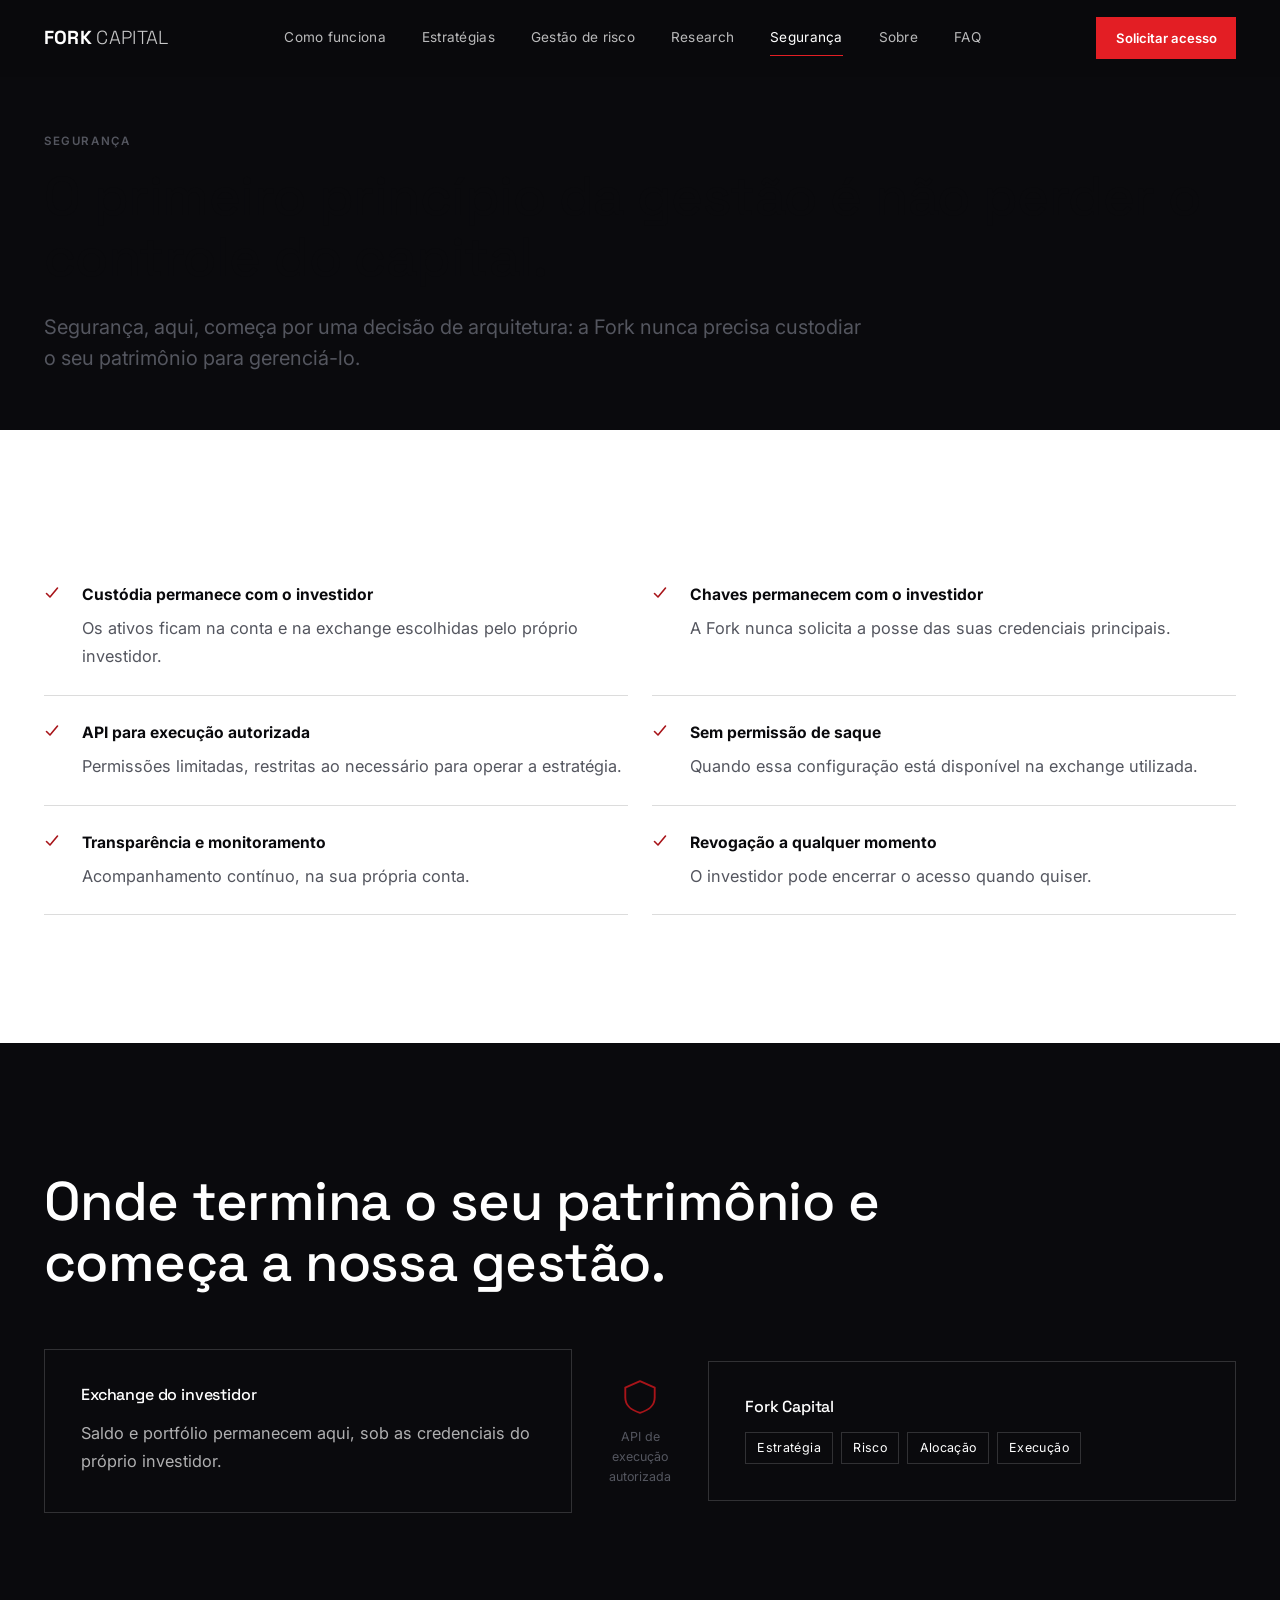
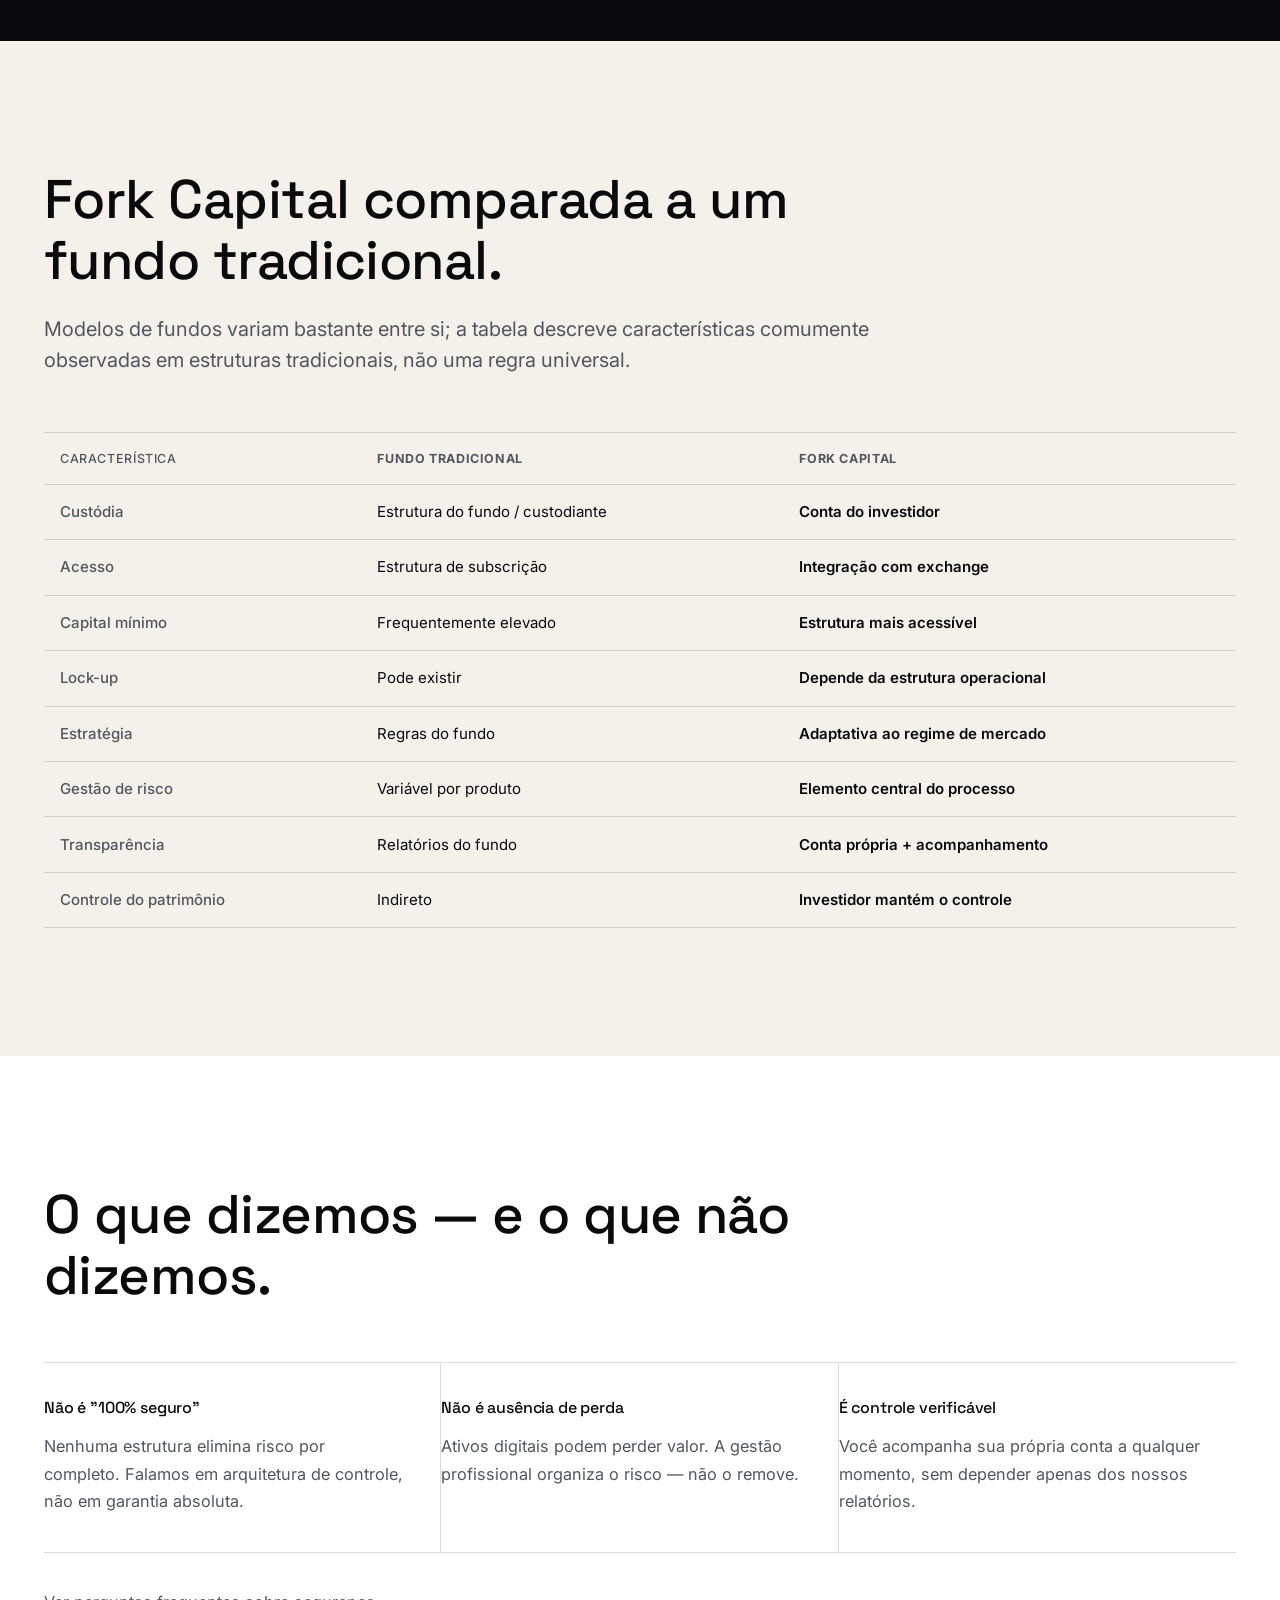
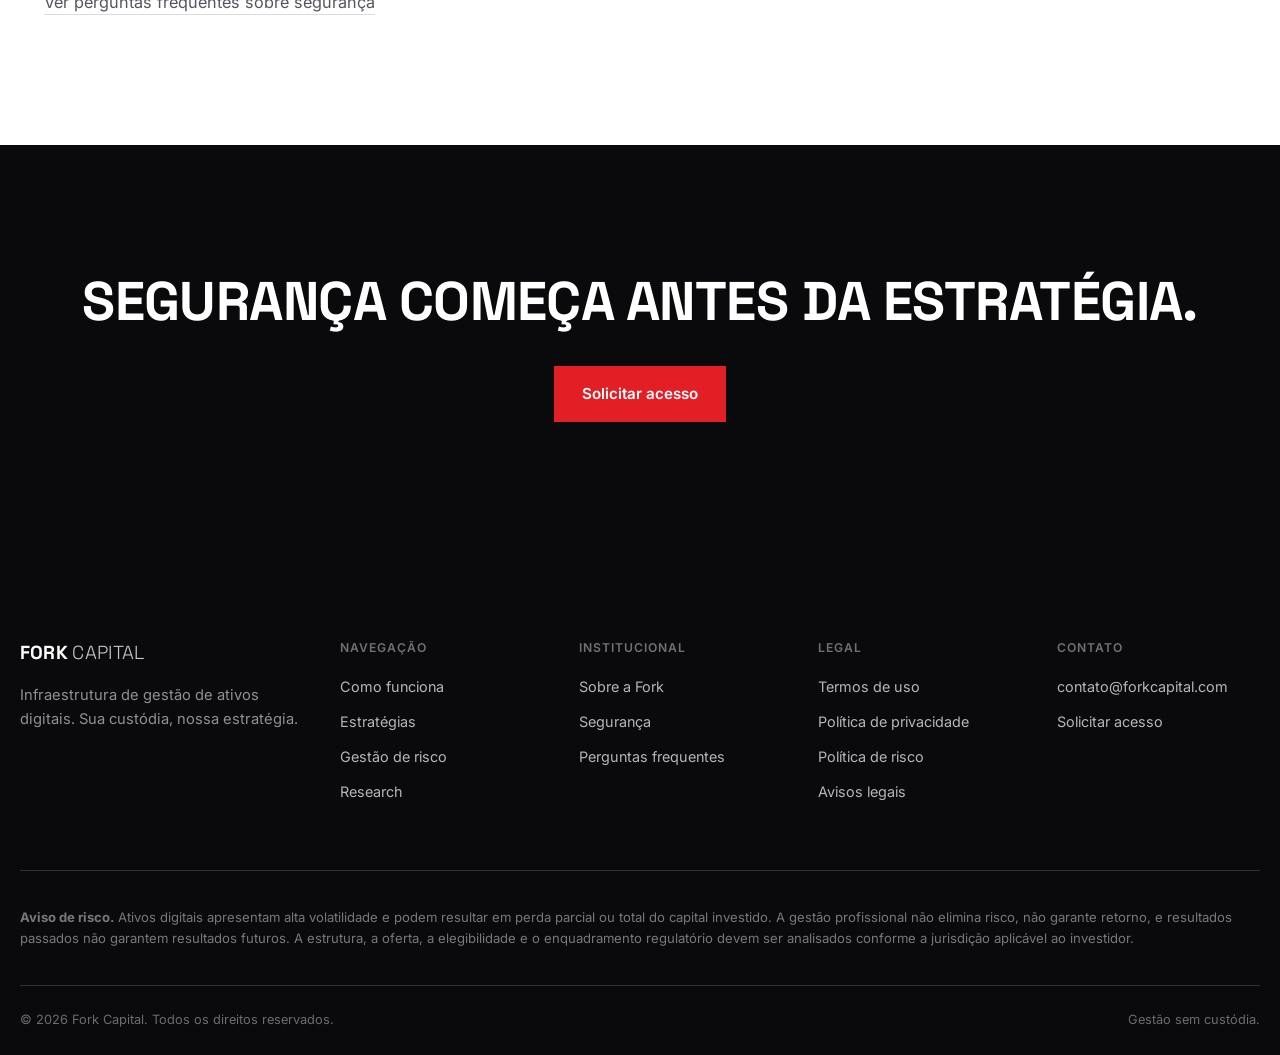
<file: seguranca.html>
<!DOCTYPE html>
<html lang="pt-BR">
<head>
<meta charset="UTF-8">
<meta name="viewport" content="width=device-width, initial-scale=1.0">
<title>Segurança | Fork Capital</title>
<meta name="description" content="O primeiro princípio da gestão é não perder o controle do capital. Como a Fork Capital estrutura segurança, permissões de API e revogação de acesso.">
<link rel="icon" type="image/svg+xml" href="favicon.svg">
<link rel="preconnect" href="https://fonts.googleapis.com">
<link rel="preconnect" href="https://fonts.gstatic.com" crossorigin>
<link rel="stylesheet" href="css/style.css">
</head>
<body>
<a class="visually-hidden" href="#main">Pular para o conteúdo</a>

<header class="site-header" id="siteHeader">
  <div class="container header-inner">
    <a href="index.html" class="logo" aria-label="Fork Capital — página inicial">
      <span class="logo-fork">FORK</span><span class="logo-capital">CAPITAL</span>
    </a>
    <nav class="main-nav" id="mainNav" aria-label="Navegação principal">
      <a href="como-funciona.html">Como funciona</a>
      <a href="estrategias.html">Estratégias</a>
      <a href="gestao-de-risco.html">Gestão de risco</a>
      <a href="research.html">Research</a>
      <a href="seguranca.html">Segurança</a>
      <a href="sobre.html">Sobre</a>
      <a href="faq.html">FAQ</a>
    </nav>
    <div class="header-actions">
      <a href="solicitar-acesso.html" class="btn btn-primary btn-sm">Solicitar acesso</a>
      <button class="nav-toggle" id="navToggle" aria-label="Abrir menu" aria-expanded="false" aria-controls="mainNav">
        <span></span><span></span><span></span>
      </button>
    </div>
  </div>
</header>

<main id="main">

  <section class="page-hero">
    <div class="container">
      <p class="small-caps">Segurança</p>
      <h1 class="display-quiet h-lg mt-2">O primeiro princípio da gestão é não perder o controle do capital.</h1>
      <p class="lede mt-3">Segurança, aqui, começa por uma decisão de arquitetura: a Fork nunca precisa custodiar o seu patrimônio para gerenciá-lo.</p>
    </div>
  </section>

  <section class="section">
    <div class="container">
      <div class="check-list check-list-2col">
        <div class="check-item"><svg viewBox="0 0 16 16" fill="none" stroke="currentColor" stroke-width="1.6" stroke-linecap="round" stroke-linejoin="round"><path d="M2.5 8.5l3.5 3.5 7.5-9"/></svg><div><strong>Custódia permanece com o investidor</strong><p class="text-body mt-1">Os ativos ficam na conta e na exchange escolhidas pelo próprio investidor.</p></div></div>
        <div class="check-item"><svg viewBox="0 0 16 16" fill="none" stroke="currentColor" stroke-width="1.6" stroke-linecap="round" stroke-linejoin="round"><path d="M2.5 8.5l3.5 3.5 7.5-9"/></svg><div><strong>Chaves permanecem com o investidor</strong><p class="text-body mt-1">A Fork nunca solicita a posse das suas credenciais principais.</p></div></div>
        <div class="check-item"><svg viewBox="0 0 16 16" fill="none" stroke="currentColor" stroke-width="1.6" stroke-linecap="round" stroke-linejoin="round"><path d="M2.5 8.5l3.5 3.5 7.5-9"/></svg><div><strong>API para execução autorizada</strong><p class="text-body mt-1">Permissões limitadas, restritas ao necessário para operar a estratégia.</p></div></div>
        <div class="check-item"><svg viewBox="0 0 16 16" fill="none" stroke="currentColor" stroke-width="1.6" stroke-linecap="round" stroke-linejoin="round"><path d="M2.5 8.5l3.5 3.5 7.5-9"/></svg><div><strong>Sem permissão de saque</strong><p class="text-body mt-1">Quando essa configuração está disponível na exchange utilizada.</p></div></div>
        <div class="check-item"><svg viewBox="0 0 16 16" fill="none" stroke="currentColor" stroke-width="1.6" stroke-linecap="round" stroke-linejoin="round"><path d="M2.5 8.5l3.5 3.5 7.5-9"/></svg><div><strong>Transparência e monitoramento</strong><p class="text-body mt-1">Acompanhamento contínuo, na sua própria conta.</p></div></div>
        <div class="check-item"><svg viewBox="0 0 16 16" fill="none" stroke="currentColor" stroke-width="1.6" stroke-linecap="round" stroke-linejoin="round"><path d="M2.5 8.5l3.5 3.5 7.5-9"/></svg><div><strong>Revogação a qualquer momento</strong><p class="text-body mt-1">O investidor pode encerrar o acesso quando quiser.</p></div></div>
      </div>
    </div>
  </section>

  <section class="section section-dark">
    <div class="container">
      <div class="section-head">
        <h2 class="display-quiet h-lg">Onde termina o seu patrimônio e começa a nossa gestão.</h2>
      </div>
      <div class="nc-diagram mt-4">
        <div class="nc-block">
          <h4 class="display-quiet">Exchange do investidor</h4>
          <p class="text-body">Saldo e portfólio permanecem aqui, sob as credenciais do próprio investidor.</p>
        </div>
        <div class="nc-shield" aria-hidden="true">
          <svg viewBox="0 0 34 34" fill="none" stroke="currentColor" stroke-width="1.6" stroke-linejoin="round"><path d="M17 3.5 L29.5 9 v8.5c0 8 -6.2 11 -12.5 13 C10.7 28.5 4.5 25.5 4.5 17.5 V9 Z"/></svg>
          <span>API de execução autorizada</span>
        </div>
        <div class="nc-block nc-fork">
          <h4 class="display-quiet">Fork Capital</h4>
          <div class="nc-tags">
            <span class="nc-tag">Estratégia</span><span class="nc-tag">Risco</span><span class="nc-tag">Alocação</span><span class="nc-tag">Execução</span>
          </div>
        </div>
      </div>
    </div>
  </section>

  <section class="section section-bone">
    <div class="container">
      <div class="section-head">
        <h2 class="display-quiet h-lg">Fork Capital comparada a um fundo tradicional.</h2>
        <p class="lede mt-3">Modelos de fundos variam bastante entre si; a tabela descreve características comumente observadas em estruturas tradicionais, não uma regra universal.</p>
      </div>
      <div class="table-wrap">
        <table class="compare-table">
          <thead><tr><th>Característica</th><th>Fundo tradicional</th><th>Fork Capital</th></tr></thead>
          <tbody>
            <tr><td>Custódia</td><td>Estrutura do fundo / custodiante</td><td>Conta do investidor</td></tr>
            <tr><td>Acesso</td><td>Estrutura de subscrição</td><td>Integração com exchange</td></tr>
            <tr><td>Capital mínimo</td><td>Frequentemente elevado</td><td>Estrutura mais acessível</td></tr>
            <tr><td>Lock-up</td><td>Pode existir</td><td>Depende da estrutura operacional</td></tr>
            <tr><td>Estratégia</td><td>Regras do fundo</td><td>Adaptativa ao regime de mercado</td></tr>
            <tr><td>Gestão de risco</td><td>Variável por produto</td><td>Elemento central do processo</td></tr>
            <tr><td>Transparência</td><td>Relatórios do fundo</td><td>Conta própria + acompanhamento</td></tr>
            <tr><td>Controle do patrimônio</td><td>Indireto</td><td>Investidor mantém o controle</td></tr>
          </tbody>
        </table>
      </div>
    </div>
  </section>

  <section class="section">
    <div class="container">
      <div class="section-head">
        <h2 class="display-quiet h-lg">O que dizemos — e o que não dizemos.</h2>
      </div>
      <div class="ledger-cols">
        <div><h4 class="display-quiet mb-2">Não é "100% seguro"</h4><p class="text-body">Nenhuma estrutura elimina risco por completo. Falamos em arquitetura de controle, não em garantia absoluta.</p></div>
        <div><h4 class="display-quiet mb-2">Não é ausência de perda</h4><p class="text-body">Ativos digitais podem perder valor. A gestão profissional organiza o risco — não o remove.</p></div>
        <div><h4 class="display-quiet mb-2">É controle verificável</h4><p class="text-body">Você acompanha sua própria conta a qualquer momento, sem depender apenas dos nossos relatórios.</p></div>
      </div>
      <p class="text-body mt-4"><a href="faq.html" class="link-inline">Ver perguntas frequentes sobre segurança</a></p>
    </div>
  </section>

  <section class="cta-band">
    <div class="container">
      <p class="display-shout">Segurança começa antes da estratégia.</p>
      <a href="solicitar-acesso.html" class="btn btn-primary">Solicitar acesso</a>
    </div>
  </section>

</main>

<footer class="site-footer">
  <div class="container footer-top">
    <div class="footer-brand">
      <a href="index.html" class="logo"><span class="logo-fork">FORK</span><span class="logo-capital">CAPITAL</span></a>
      <p>Infraestrutura de gestão de ativos digitais. Sua custódia, nossa estratégia.</p>
    </div>
    <div class="footer-col">
      <h4>Navegação</h4>
      <ul>
        <li><a href="como-funciona.html">Como funciona</a></li>
        <li><a href="estrategias.html">Estratégias</a></li>
        <li><a href="gestao-de-risco.html">Gestão de risco</a></li>
        <li><a href="research.html">Research</a></li>
      </ul>
    </div>
    <div class="footer-col">
      <h4>Institucional</h4>
      <ul>
        <li><a href="sobre.html">Sobre a Fork</a></li>
        <li><a href="seguranca.html">Segurança</a></li>
        <li><a href="faq.html">Perguntas frequentes</a></li>
      </ul>
    </div>
    <div class="footer-col">
      <h4>Legal</h4>
      <ul>
        <li><a href="legal.html#termos">Termos de uso</a></li>
        <li><a href="legal.html#privacidade">Política de privacidade</a></li>
        <li><a href="legal.html#risco">Política de risco</a></li>
        <li><a href="legal.html#avisos">Avisos legais</a></li>
      </ul>
    </div>
    <div class="footer-col">
      <h4>Contato</h4>
      <ul>
        <li><a href="mailto:contato@forkcapital.com">contato@forkcapital.com</a></li>
        <li><a href="solicitar-acesso.html">Solicitar acesso</a></li>
      </ul>
    </div>
  </div>
  <div class="footer-risk container">
    <p><strong>Aviso de risco.</strong> Ativos digitais apresentam alta volatilidade e podem resultar em perda parcial ou total do capital investido. A gestão profissional não elimina risco, não garante retorno, e resultados passados não garantem resultados futuros. A estrutura, a oferta, a elegibilidade e o enquadramento regulatório devem ser analisados conforme a jurisdição aplicável ao investidor.</p>
  </div>
  <div class="footer-bottom container">
    <p>© <span class="js-year"></span> Fork Capital. Todos os direitos reservados.</p>
    <p>Gestão sem custódia.</p>
  </div>
</footer>

<script src="js/main.js"></script>
</body>
</html>
</file>
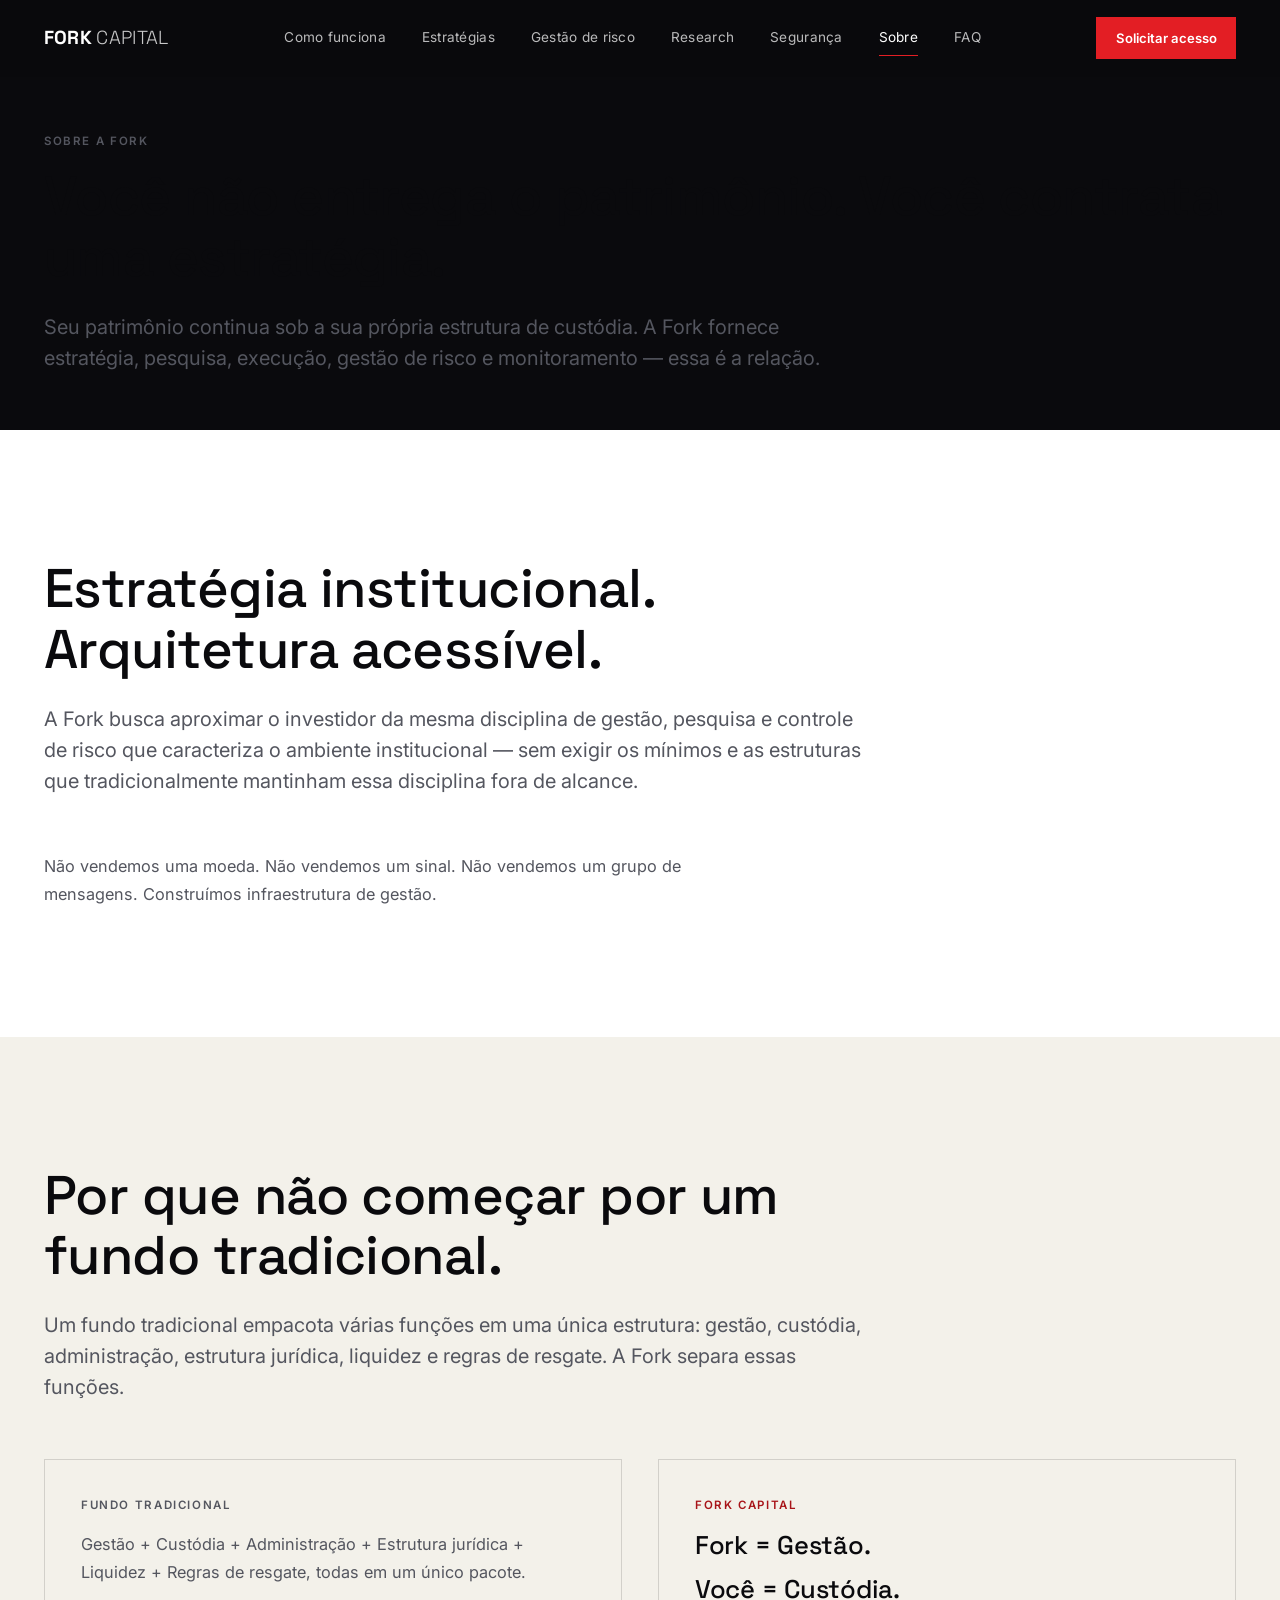
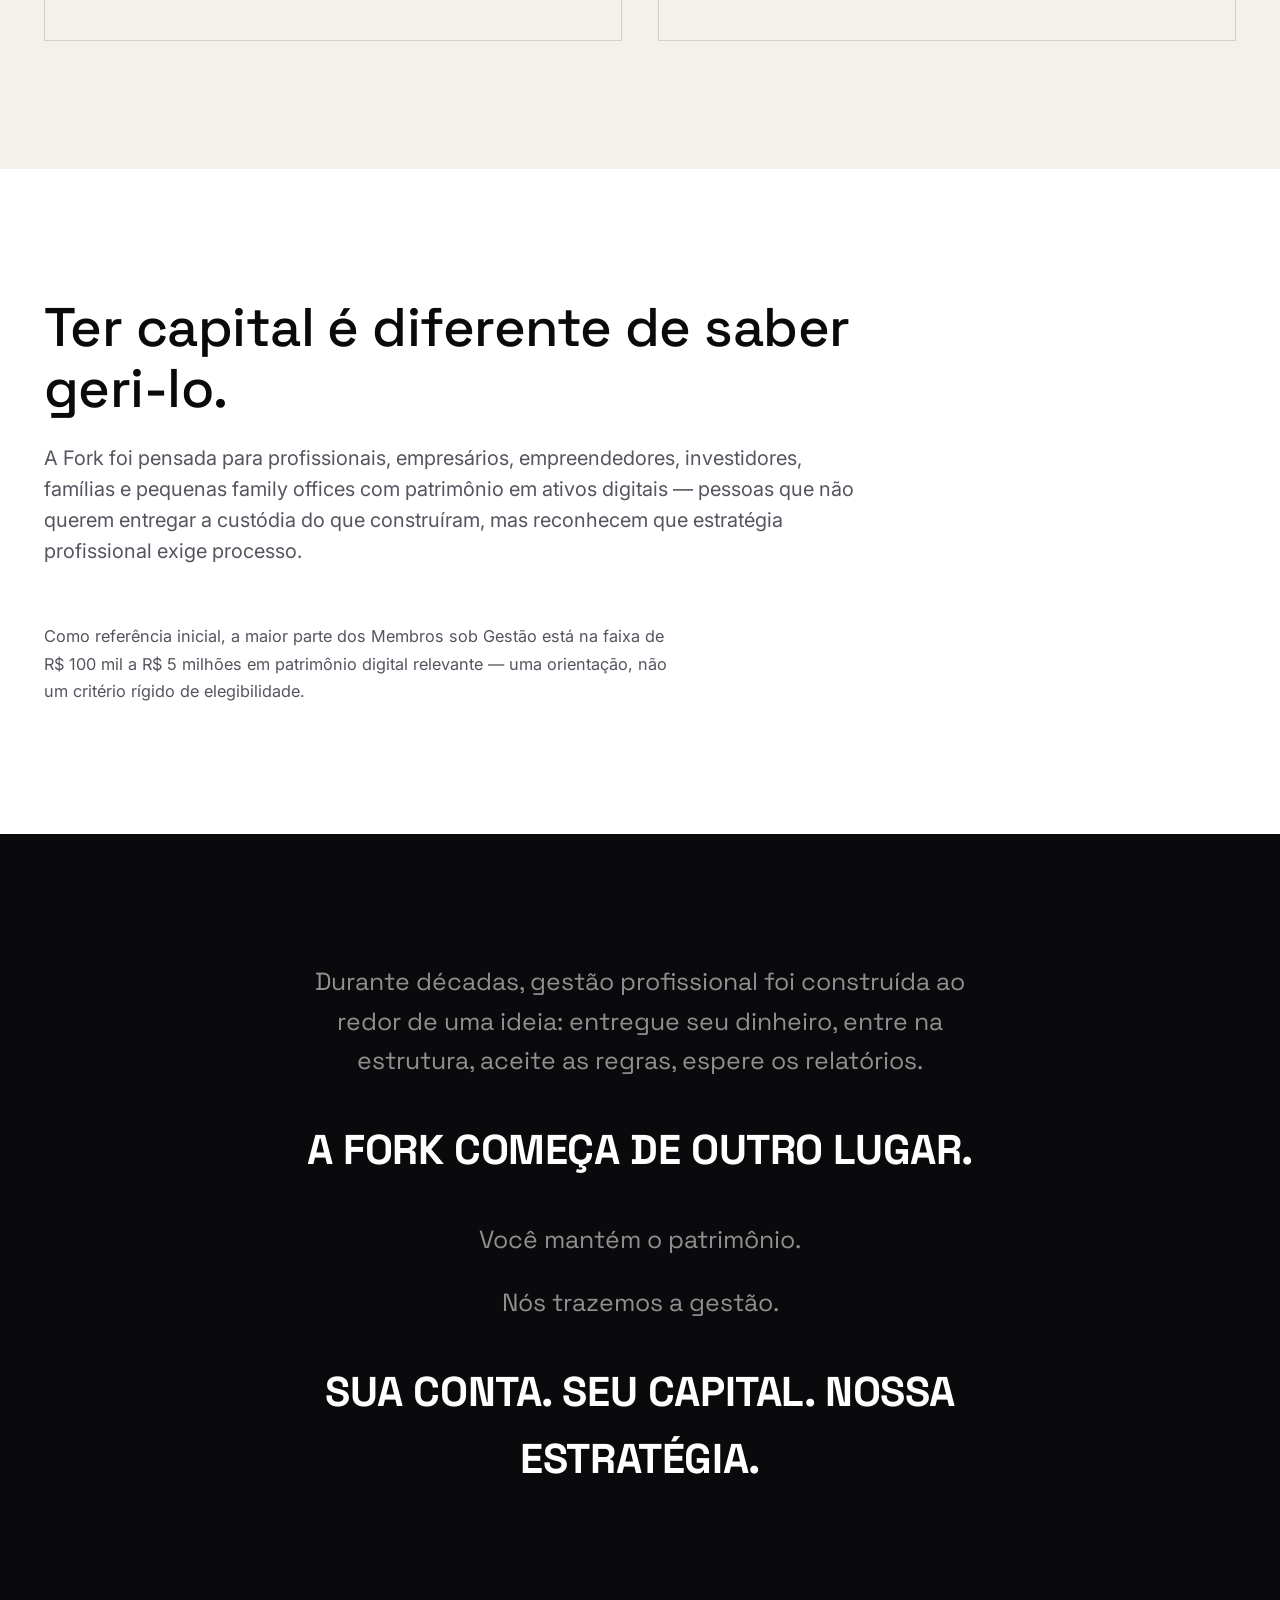
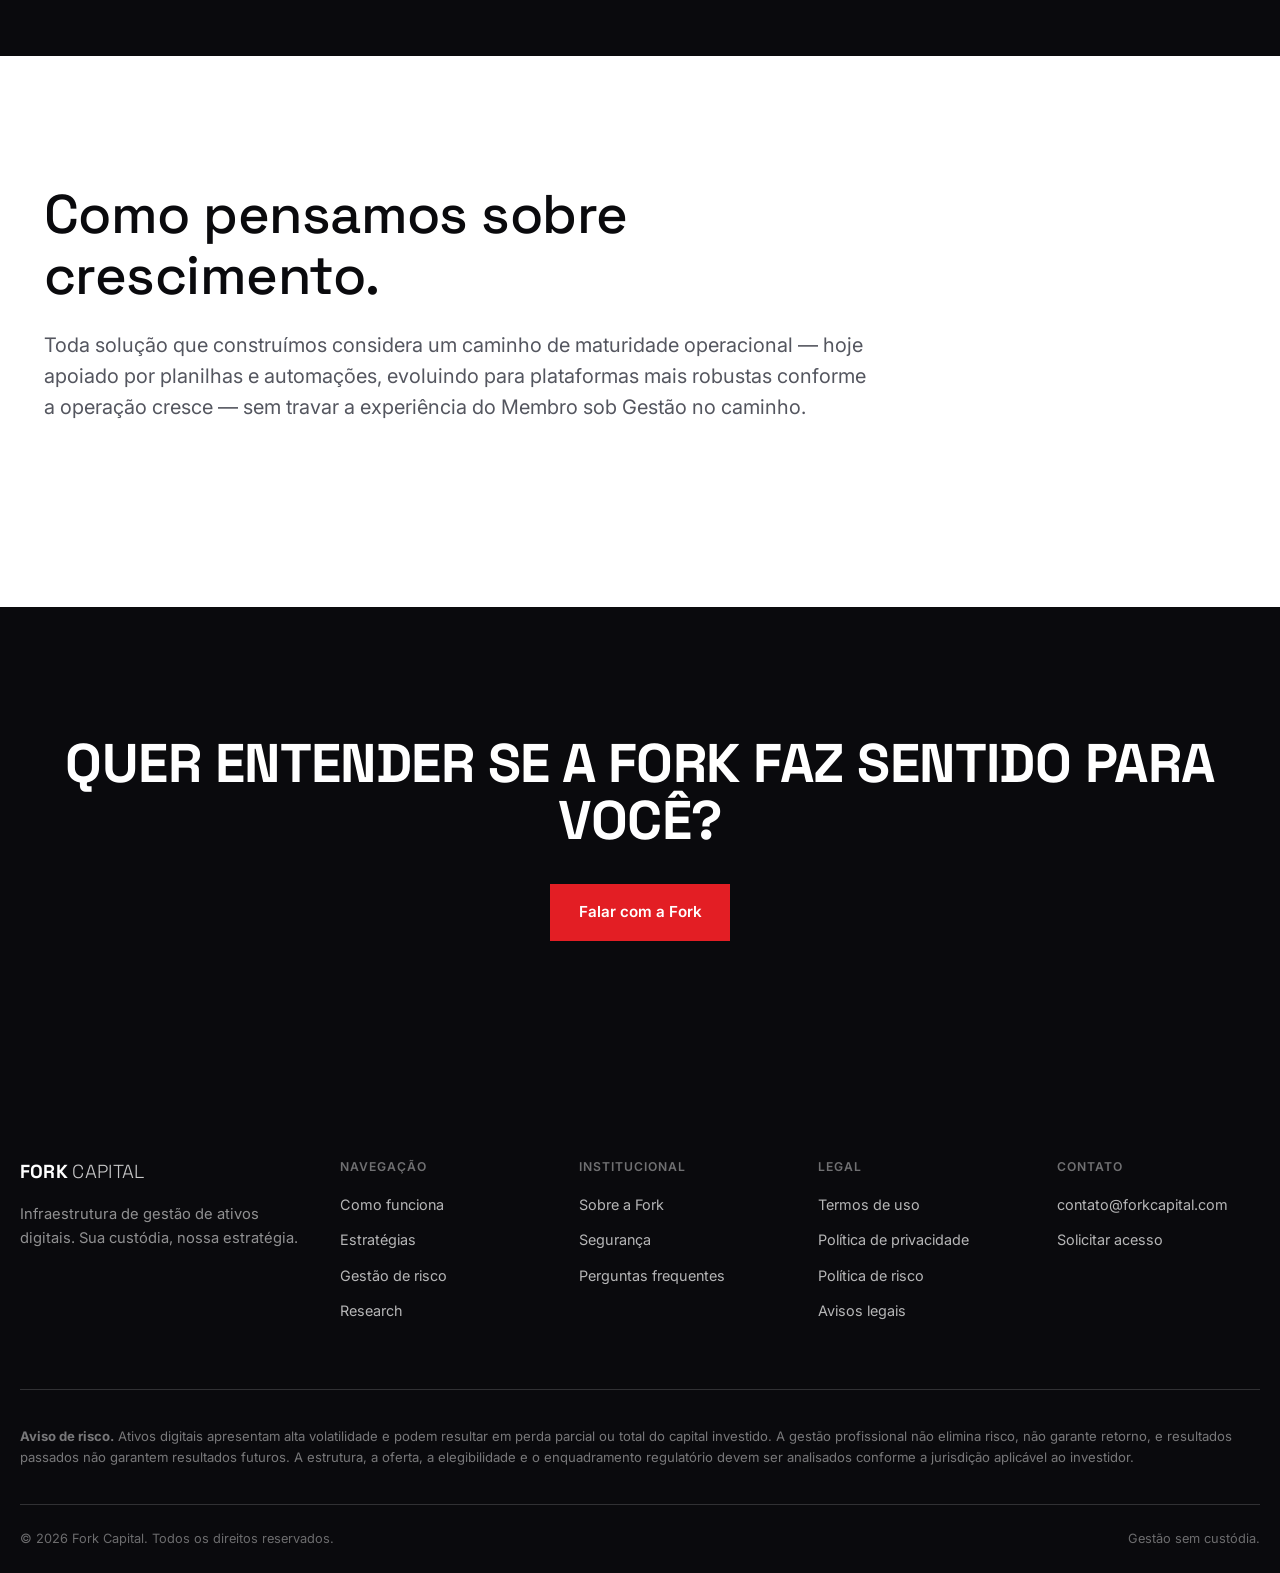
<file: sobre.html>
<!DOCTYPE html>
<html lang="pt-BR">
<head>
<meta charset="UTF-8">
<meta name="viewport" content="width=device-width, initial-scale=1.0">
<title>Sobre | Fork Capital</title>
<meta name="description" content="A Fork Capital separa gestão de custódia. Conheça a filosofia, o modelo e para quem a Fork foi construída.">
<link rel="icon" type="image/svg+xml" href="favicon.svg">
<link rel="preconnect" href="https://fonts.googleapis.com">
<link rel="preconnect" href="https://fonts.gstatic.com" crossorigin>
<link rel="stylesheet" href="css/style.css">
</head>
<body>
<a class="visually-hidden" href="#main">Pular para o conteúdo</a>

<header class="site-header" id="siteHeader">
  <div class="container header-inner">
    <a href="index.html" class="logo" aria-label="Fork Capital — página inicial">
      <span class="logo-fork">FORK</span><span class="logo-capital">CAPITAL</span>
    </a>
    <nav class="main-nav" id="mainNav" aria-label="Navegação principal">
      <a href="como-funciona.html">Como funciona</a>
      <a href="estrategias.html">Estratégias</a>
      <a href="gestao-de-risco.html">Gestão de risco</a>
      <a href="research.html">Research</a>
      <a href="seguranca.html">Segurança</a>
      <a href="sobre.html">Sobre</a>
      <a href="faq.html">FAQ</a>
    </nav>
    <div class="header-actions">
      <a href="solicitar-acesso.html" class="btn btn-primary btn-sm">Solicitar acesso</a>
      <button class="nav-toggle" id="navToggle" aria-label="Abrir menu" aria-expanded="false" aria-controls="mainNav">
        <span></span><span></span><span></span>
      </button>
    </div>
  </div>
</header>

<main id="main">

  <section class="page-hero">
    <div class="container">
      <p class="small-caps">Sobre a Fork</p>
      <h1 class="display-quiet h-lg mt-2">Você não entrega o patrimônio. Você contrata uma estratégia.</h1>
      <p class="lede mt-3">Seu patrimônio continua sob a sua própria estrutura de custódia. A Fork fornece estratégia, pesquisa, execução, gestão de risco e monitoramento — essa é a relação.</p>
    </div>
  </section>

  <section class="section">
    <div class="container">
      <div class="section-head">
        <h2 class="display-quiet h-lg">Estratégia institucional. Arquitetura acessível.</h2>
        <p class="lede mt-3">A Fork busca aproximar o investidor da mesma disciplina de gestão, pesquisa e controle de risco que caracteriza o ambiente institucional — sem exigir os mínimos e as estruturas que tradicionalmente mantinham essa disciplina fora de alcance.</p>
      </div>
      <p class="text-body">Não vendemos uma moeda. Não vendemos um sinal. Não vendemos um grupo de mensagens. Construímos infraestrutura de gestão.</p>
    </div>
  </section>

  <section class="section section-bone">
    <div class="container">
      <div class="section-head">
        <h2 class="display-quiet h-lg">Por que não começar por um fundo tradicional.</h2>
        <p class="lede mt-3">Um fundo tradicional empacota várias funções em uma única estrutura: gestão, custódia, administração, estrutura jurídica, liquidez e regras de resgate. A Fork separa essas funções.</p>
      </div>
      <div class="grid grid-2">
        <div class="flat-card">
          <p class="small-caps mb-2">Fundo tradicional</p>
          <p class="text-body">Gestão + Custódia + Administração + Estrutura jurídica + Liquidez + Regras de resgate, todas em um único pacote.</p>
        </div>
        <div class="flat-card">
          <p class="small-caps mb-2 tag-signal">Fork Capital</p>
          <p class="display-quiet h-sm">Fork = Gestão.</p>
          <p class="display-quiet h-sm mt-2">Você = Custódia.</p>
        </div>
      </div>
    </div>
  </section>

  <section class="section">
    <div class="container">
      <div class="section-head">
        <h2 class="display-quiet h-lg">Ter capital é diferente de saber geri-lo.</h2>
        <p class="lede mt-3">A Fork foi pensada para profissionais, empresários, empreendedores, investidores, famílias e pequenas family offices com patrimônio em ativos digitais — pessoas que não querem entregar a custódia do que construíram, mas reconhecem que estratégia profissional exige processo.</p>
      </div>
      <p class="text-body">Como referência inicial, a maior parte dos Membros sob Gestão está na faixa de R$ 100 mil a R$ 5 milhões em patrimônio digital relevante — uma orientação, não um critério rígido de elegibilidade.</p>
    </div>
  </section>

  <section class="manifesto">
    <div class="container manifesto-inner">
      <p>Durante décadas, gestão profissional foi construída ao redor de uma ideia: entregue seu dinheiro, entre na estrutura, aceite as regras, espere os relatórios.</p>
      <p class="display-shout">A Fork começa de outro lugar.</p>
      <p>Você mantém o patrimônio.</p>
      <p>Nós trazemos a gestão.</p>
      <p class="display-shout">Sua conta. Seu capital. Nossa estratégia.</p>
    </div>
  </section>

  <section class="section">
    <div class="container">
      <div class="section-head">
        <h2 class="display-quiet h-lg">Como pensamos sobre crescimento.</h2>
        <p class="lede mt-3">Toda solução que construímos considera um caminho de maturidade operacional — hoje apoiado por planilhas e automações, evoluindo para plataformas mais robustas conforme a operação cresce — sem travar a experiência do Membro sob Gestão no caminho.</p>
      </div>
    </div>
  </section>

  <section class="cta-band">
    <div class="container">
      <p class="display-shout">Quer entender se a Fork faz sentido para você?</p>
      <a href="solicitar-acesso.html" class="btn btn-primary">Falar com a Fork</a>
    </div>
  </section>

</main>

<footer class="site-footer">
  <div class="container footer-top">
    <div class="footer-brand">
      <a href="index.html" class="logo"><span class="logo-fork">FORK</span><span class="logo-capital">CAPITAL</span></a>
      <p>Infraestrutura de gestão de ativos digitais. Sua custódia, nossa estratégia.</p>
    </div>
    <div class="footer-col">
      <h4>Navegação</h4>
      <ul>
        <li><a href="como-funciona.html">Como funciona</a></li>
        <li><a href="estrategias.html">Estratégias</a></li>
        <li><a href="gestao-de-risco.html">Gestão de risco</a></li>
        <li><a href="research.html">Research</a></li>
      </ul>
    </div>
    <div class="footer-col">
      <h4>Institucional</h4>
      <ul>
        <li><a href="sobre.html">Sobre a Fork</a></li>
        <li><a href="seguranca.html">Segurança</a></li>
        <li><a href="faq.html">Perguntas frequentes</a></li>
      </ul>
    </div>
    <div class="footer-col">
      <h4>Legal</h4>
      <ul>
        <li><a href="legal.html#termos">Termos de uso</a></li>
        <li><a href="legal.html#privacidade">Política de privacidade</a></li>
        <li><a href="legal.html#risco">Política de risco</a></li>
        <li><a href="legal.html#avisos">Avisos legais</a></li>
      </ul>
    </div>
    <div class="footer-col">
      <h4>Contato</h4>
      <ul>
        <li><a href="mailto:contato@forkcapital.com">contato@forkcapital.com</a></li>
        <li><a href="solicitar-acesso.html">Solicitar acesso</a></li>
      </ul>
    </div>
  </div>
  <div class="footer-risk container">
    <p><strong>Aviso de risco.</strong> Ativos digitais apresentam alta volatilidade e podem resultar em perda parcial ou total do capital investido. A gestão profissional não elimina risco, não garante retorno, e resultados passados não garantem resultados futuros. A estrutura, a oferta, a elegibilidade e o enquadramento regulatório devem ser analisados conforme a jurisdição aplicável ao investidor.</p>
  </div>
  <div class="footer-bottom container">
    <p>© <span class="js-year"></span> Fork Capital. Todos os direitos reservados.</p>
    <p>Gestão sem custódia.</p>
  </div>
</footer>

<script src="js/main.js"></script>
</body>
</html>
</file>
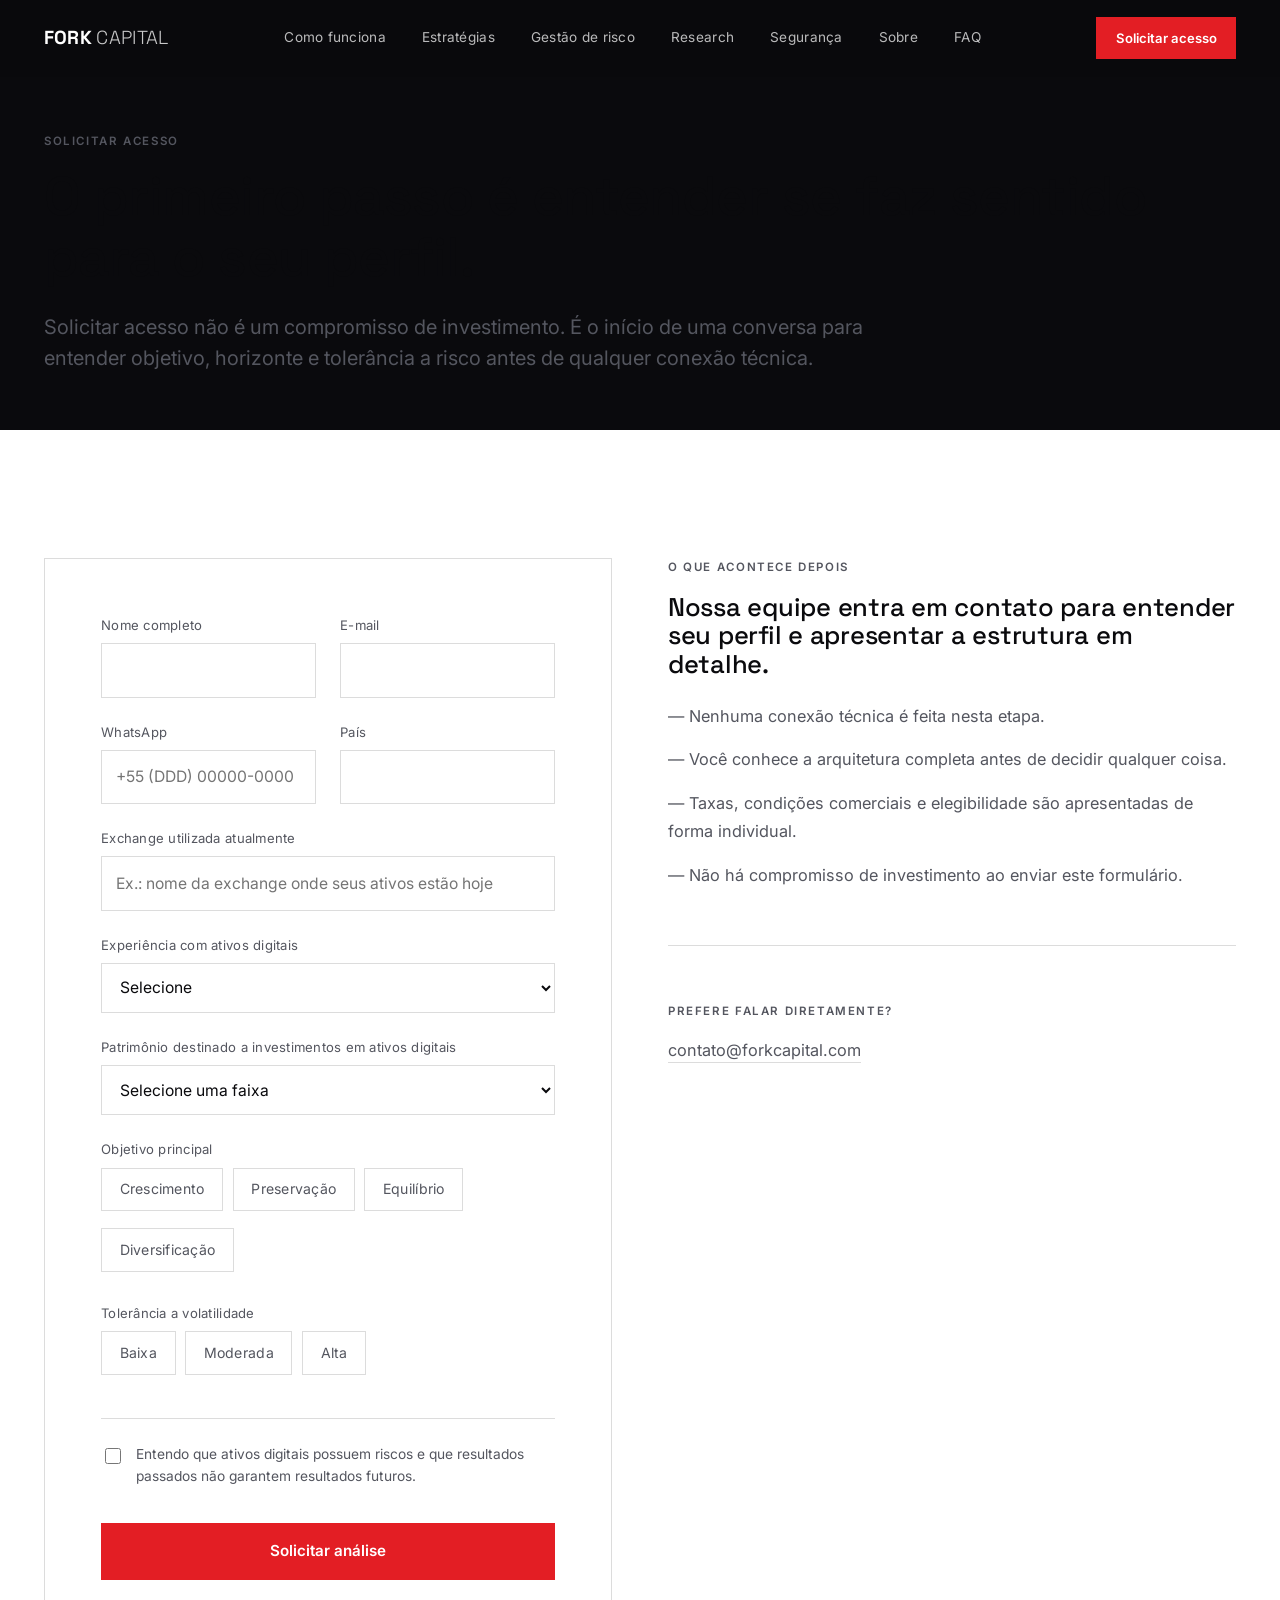
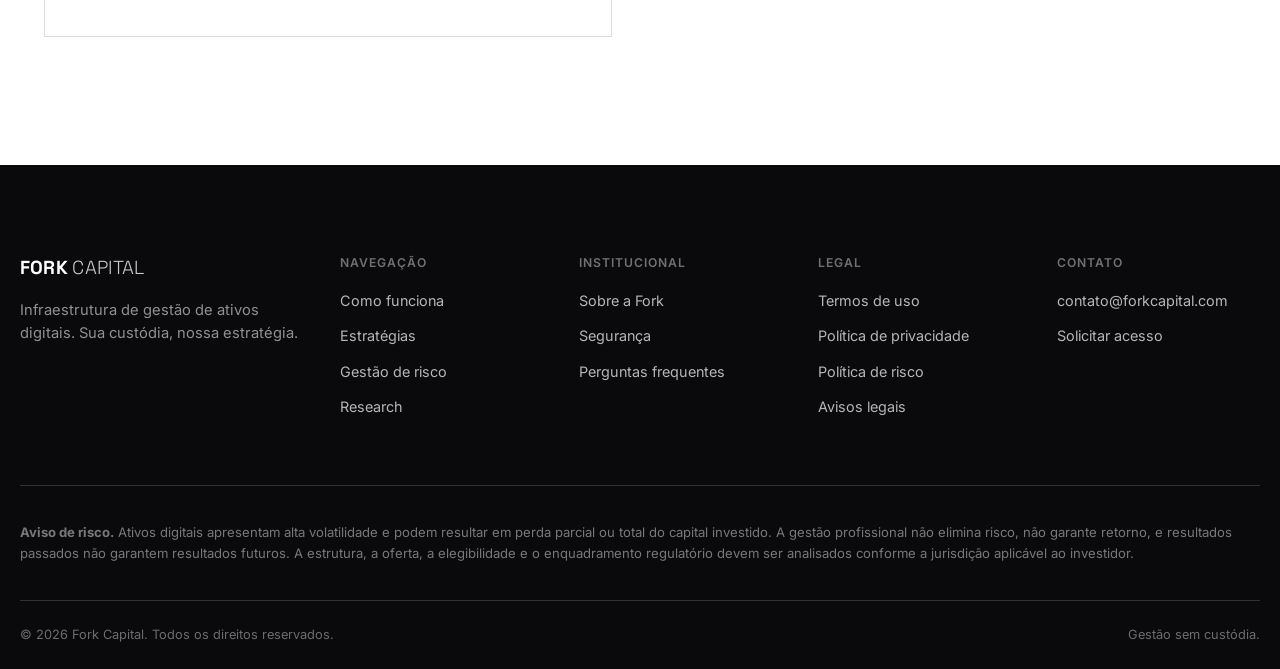
<file: solicitar-acesso.html>
<!DOCTYPE html>
<html lang="pt-BR">
<head>
<meta charset="UTF-8">
<meta name="viewport" content="width=device-width, initial-scale=1.0">
<title>Solicitar Acesso | Fork Capital</title>
<meta name="description" content="Solicite uma análise de perfil para entender se a gestão da Fork Capital faz sentido para o seu patrimônio digital.">
<link rel="icon" type="image/svg+xml" href="favicon.svg">
<link rel="preconnect" href="https://fonts.googleapis.com">
<link rel="preconnect" href="https://fonts.gstatic.com" crossorigin>
<link rel="stylesheet" href="css/style.css">
</head>
<body>
<a class="visually-hidden" href="#main">Pular para o conteúdo</a>

<header class="site-header" id="siteHeader">
  <div class="container header-inner">
    <a href="index.html" class="logo" aria-label="Fork Capital — página inicial">
      <span class="logo-fork">FORK</span><span class="logo-capital">CAPITAL</span>
    </a>
    <nav class="main-nav" id="mainNav" aria-label="Navegação principal">
      <a href="como-funciona.html">Como funciona</a>
      <a href="estrategias.html">Estratégias</a>
      <a href="gestao-de-risco.html">Gestão de risco</a>
      <a href="research.html">Research</a>
      <a href="seguranca.html">Segurança</a>
      <a href="sobre.html">Sobre</a>
      <a href="faq.html">FAQ</a>
    </nav>
    <div class="header-actions">
      <a href="solicitar-acesso.html" class="btn btn-primary btn-sm">Solicitar acesso</a>
      <button class="nav-toggle" id="navToggle" aria-label="Abrir menu" aria-expanded="false" aria-controls="mainNav">
        <span></span><span></span><span></span>
      </button>
    </div>
  </div>
</header>

<main id="main">

  <section class="page-hero">
    <div class="container">
      <p class="small-caps">Solicitar acesso</p>
      <h1 class="display-quiet h-lg mt-2">O primeiro passo é entender se faz sentido para o seu perfil.</h1>
      <p class="lede mt-3">Solicitar acesso não é um compromisso de investimento. É o início de uma conversa para entender objetivo, horizonte e tolerância a risco antes de qualquer conexão técnica.</p>
    </div>
  </section>

  <section class="section">
    <div class="container">
      <div class="split">
        <div class="form-panel">
          <form name="qualificacao" method="POST" data-netlify="true" netlify-honeypot="bot-field" action="/obrigado.html">
            <input type="hidden" name="form-name" value="qualificacao" />
            <p class="visually-hidden">
              <label>Não preencha este campo: <input name="bot-field" /></label>
            </p>

            <div class="form-row">
              <div class="form-group">
                <label for="nome">Nome completo</label>
                <input type="text" id="nome" name="nome" required>
              </div>
              <div class="form-group">
                <label for="email">E-mail</label>
                <input type="email" id="email" name="email" required>
              </div>
            </div>

            <div class="form-row">
              <div class="form-group">
                <label for="whatsapp">WhatsApp</label>
                <input type="tel" id="whatsapp" name="whatsapp" placeholder="+55 (DDD) 00000-0000" required>
              </div>
              <div class="form-group">
                <label for="pais">País</label>
                <input type="text" id="pais" name="pais" required>
              </div>
            </div>

            <div class="form-group">
              <label for="exchange">Exchange utilizada atualmente</label>
              <input type="text" id="exchange" name="exchange" placeholder="Ex.: nome da exchange onde seus ativos estão hoje">
            </div>

            <div class="form-group">
              <label for="experiencia">Experiência com ativos digitais</label>
              <select id="experiencia" name="experiencia" required>
                <option value="">Selecione</option>
                <option value="Iniciante">Iniciante</option>
                <option value="Intermediaria">Intermediária</option>
                <option value="Avancada">Avançada</option>
              </select>
            </div>

            <div class="form-group">
              <label for="patrimonio">Patrimônio destinado a investimentos em ativos digitais</label>
              <select id="patrimonio" name="patrimonio" required>
                <option value="">Selecione uma faixa</option>
                <option value="Ate 100 mil">Até R$ 100 mil</option>
                <option value="100 a 500 mil">R$ 100 mil a R$ 500 mil</option>
                <option value="500 mil a 1 milhao">R$ 500 mil a R$ 1 milhão</option>
                <option value="1 a 5 milhoes">R$ 1 milhão a R$ 5 milhões</option>
                <option value="Acima de 5 milhoes">Acima de R$ 5 milhões</option>
              </select>
            </div>

            <div class="form-group">
              <label>Objetivo principal</label>
              <div class="option-group" role="radiogroup" aria-label="Objetivo principal">
                <label class="option-pill"><input type="radio" name="objetivo" value="Crescimento" required><span>Crescimento</span></label>
                <label class="option-pill"><input type="radio" name="objetivo" value="Preservacao"><span>Preservação</span></label>
                <label class="option-pill"><input type="radio" name="objetivo" value="Equilibrio"><span>Equilíbrio</span></label>
                <label class="option-pill"><input type="radio" name="objetivo" value="Diversificacao"><span>Diversificação</span></label>
              </div>
            </div>

            <div class="form-group">
              <label>Tolerância a volatilidade</label>
              <div class="option-group" role="radiogroup" aria-label="Tolerância a volatilidade">
                <label class="option-pill"><input type="radio" name="tolerancia" value="Baixa" required><span>Baixa</span></label>
                <label class="option-pill"><input type="radio" name="tolerancia" value="Moderada"><span>Moderada</span></label>
                <label class="option-pill"><input type="radio" name="tolerancia" value="Alta"><span>Alta</span></label>
              </div>
            </div>

            <div class="consent-row">
              <input type="checkbox" id="consentimento" name="consentimento" value="Sim" required>
              <label for="consentimento">Entendo que ativos digitais possuem riscos e que resultados passados não garantem resultados futuros.</label>
            </div>

            <button type="submit" class="btn btn-primary btn-block">Solicitar análise</button>
          </form>
        </div>

        <div>
          <p class="small-caps mb-2">O que acontece depois</p>
          <h2 class="h-sm display-quiet mb-3">Nossa equipe entra em contato para entender seu perfil e apresentar a estrutura em detalhe.</h2>
          <ul class="stack text-body">
            <li>— Nenhuma conexão técnica é feita nesta etapa.</li>
            <li>— Você conhece a arquitetura completa antes de decidir qualquer coisa.</li>
            <li>— Taxas, condições comerciais e elegibilidade são apresentadas de forma individual.</li>
            <li>— Não há compromisso de investimento ao enviar este formulário.</li>
          </ul>
          <hr class="hairline">
          <p class="small-caps mb-2">Prefere falar diretamente?</p>
          <p class="text-body"><a href="mailto:contato@forkcapital.com" class="link-inline">contato@forkcapital.com</a></p>
        </div>
      </div>
    </div>
  </section>

</main>

<footer class="site-footer">
  <div class="container footer-top">
    <div class="footer-brand">
      <a href="index.html" class="logo"><span class="logo-fork">FORK</span><span class="logo-capital">CAPITAL</span></a>
      <p>Infraestrutura de gestão de ativos digitais. Sua custódia, nossa estratégia.</p>
    </div>
    <div class="footer-col">
      <h4>Navegação</h4>
      <ul>
        <li><a href="como-funciona.html">Como funciona</a></li>
        <li><a href="estrategias.html">Estratégias</a></li>
        <li><a href="gestao-de-risco.html">Gestão de risco</a></li>
        <li><a href="research.html">Research</a></li>
      </ul>
    </div>
    <div class="footer-col">
      <h4>Institucional</h4>
      <ul>
        <li><a href="sobre.html">Sobre a Fork</a></li>
        <li><a href="seguranca.html">Segurança</a></li>
        <li><a href="faq.html">Perguntas frequentes</a></li>
      </ul>
    </div>
    <div class="footer-col">
      <h4>Legal</h4>
      <ul>
        <li><a href="legal.html#termos">Termos de uso</a></li>
        <li><a href="legal.html#privacidade">Política de privacidade</a></li>
        <li><a href="legal.html#risco">Política de risco</a></li>
        <li><a href="legal.html#avisos">Avisos legais</a></li>
      </ul>
    </div>
    <div class="footer-col">
      <h4>Contato</h4>
      <ul>
        <li><a href="mailto:contato@forkcapital.com">contato@forkcapital.com</a></li>
        <li><a href="solicitar-acesso.html">Solicitar acesso</a></li>
      </ul>
    </div>
  </div>
  <div class="footer-risk container">
    <p><strong>Aviso de risco.</strong> Ativos digitais apresentam alta volatilidade e podem resultar em perda parcial ou total do capital investido. A gestão profissional não elimina risco, não garante retorno, e resultados passados não garantem resultados futuros. A estrutura, a oferta, a elegibilidade e o enquadramento regulatório devem ser analisados conforme a jurisdição aplicável ao investidor.</p>
  </div>
  <div class="footer-bottom container">
    <p>© <span class="js-year"></span> Fork Capital. Todos os direitos reservados.</p>
    <p>Gestão sem custódia.</p>
  </div>
</footer>

<script src="js/main.js"></script>
</body>
</html>
</file>
<file: css/style.css>
/* ==========================================================================
   FORK CAPITAL — Design System
   Concept: a financial ledger, not a SaaS landing page. Hairline rules stand
   in for shadows and radius. Red is rationed to the moments that matter:
   calls to action, the one highlighted "signal" in the network diagram, and
   the handful of numbers that break a pattern on purpose.
   ========================================================================== */

@import url('https://fonts.googleapis.com/css2?family=Space+Grotesk:wght@300;400;500;600;700&family=Inter:wght@400;500;600;700;800&display=swap');

:root{
  --ink:#0A0A0D;
  --ink-soft:#16171D;
  --ink-softer:#212229;
  --paper:#FFFFFF;
  --bone:#F3F1EA;
  --signal:#E31E24;
  --signal-deep:#A81419;
  --graphite:#54565F;
  --ash:#95979F;
  --line:rgba(10,10,13,.14);
  --line-soft:rgba(10,10,13,.08);
  --line-dark:rgba(255,255,255,.16);
  --line-dark-soft:rgba(255,255,255,.09);

  --measure:64ch;
  --wide:1240px;
  --narrow:760px;

  --font-display:'Space Grotesk', 'Helvetica Neue', Arial, sans-serif;
  --font-body:'Inter', 'Helvetica Neue', Arial, sans-serif;

  --sp-1:.5rem;
  --sp-2:1rem;
  --sp-3:1.5rem;
  --sp-4:2.25rem;
  --sp-5:3.5rem;
  --sp-6:5.5rem;
  --sp-7:8rem;

  --ease:cubic-bezier(.2,.7,.2,1);
}

/* ---------- Reset ---------- */
*,*::before,*::after{box-sizing:border-box;}
html{scroll-behavior:smooth;}
@media (prefers-reduced-motion:reduce){
  html{scroll-behavior:auto;}
  *,*::before,*::after{animation-duration:.001ms !important;animation-iteration-count:1 !important;transition-duration:.001ms !important;}
}
body{margin:0;background:var(--paper);color:var(--ink);font-family:var(--font-body);font-size:16px;line-height:1.6;-webkit-font-smoothing:antialiased;}
img,svg{display:block;max-width:100%;}
a{color:inherit;text-decoration:none;}
ul,ol{margin:0;padding:0;list-style:none;}
h1,h2,h3,h4,p,figure{margin:0;}
button{font:inherit;cursor:pointer;background:none;border:none;color:inherit;}
input,select,textarea{font:inherit;color:inherit;}
table{border-collapse:collapse;width:100%;}

/* ---------- Type ---------- */
h1,h2,h3,h4{font-family:var(--font-display);font-weight:600;letter-spacing:-.01em;color:var(--ink);}
.on-dark h1,.on-dark h2,.on-dark h3,.on-dark h4,.section-dark h1,.section-dark h2,.section-dark h3,.section-dark h4{color:var(--paper);}

.display-shout{
  font-family:var(--font-display);
  font-weight:700;
  text-transform:uppercase;
  letter-spacing:-.01em;
  line-height:1.04;
}
.display-quiet{
  font-family:var(--font-display);
  font-weight:500;
  line-height:1.12;
  letter-spacing:-.01em;
}
.display-statement{
  font-family:var(--font-display);
  font-style:italic;
  font-weight:400;
  line-height:1.25;
  letter-spacing:0;
}

.h-xl{font-size:clamp(2.6rem,6vw,5rem);}
.h-lg{font-size:clamp(2.1rem,4.4vw,3.4rem);}
.h-md{font-size:clamp(1.6rem,3vw,2.35rem);}
.h-sm{font-size:clamp(1.25rem,2vw,1.6rem);}

.lede{font-size:clamp(1.05rem,1.6vw,1.25rem);line-height:1.55;color:var(--graphite);max-width:var(--measure);}
.on-dark .lede,.section-dark .lede{color:rgba(255,255,255,.72);}
p{max-width:var(--measure);}
.text-body{font-size:1.02rem;line-height:1.7;color:var(--graphite);}
.section-dark .text-body,.on-dark .text-body{color:rgba(255,255,255,.72);}

.small-caps{
  font-family:var(--font-body);
  font-weight:600;
  font-size:.72rem;
  letter-spacing:.14em;
  text-transform:uppercase;
  color:var(--graphite);
}
.section-dark .small-caps,.on-dark .small-caps{color:var(--ash);}

.tag-signal{color:var(--signal-deep);}
.section-dark .tag-signal,.on-dark .tag-signal{color:var(--signal);}

/* ---------- Layout ---------- */
.container{max-width:var(--wide);margin:0 auto;padding:0 var(--sp-3);}
.container-narrow{max-width:var(--narrow);margin:0 auto;padding:0 var(--sp-3);}

.section{padding:var(--sp-7) 0;}
.section-tight{padding:var(--sp-6) 0;}
.section-bone{background:var(--bone);}
.section-dark{background:var(--ink);color:var(--paper);}
.section-dark .text-body,.section-dark .small-caps{color:rgba(255,255,255,.68);}

.section-head{max-width:840px;margin-bottom:var(--sp-5);}
.section-head + .section-head{margin-top:var(--sp-5);}
.rule-top{border-top:1px solid var(--line);padding-top:var(--sp-4);}
.section-dark .rule-top{border-top-color:var(--line-dark);}

.grid{display:grid;gap:var(--sp-4);}
.grid-2{grid-template-columns:repeat(2,1fr);}
.grid-3{grid-template-columns:repeat(3,1fr);}
.grid-4{grid-template-columns:repeat(4,1fr);}
@media (max-width:920px){
  .grid-2,.grid-3,.grid-4{grid-template-columns:1fr;}
}

.ledger-cols{display:grid;grid-template-columns:repeat(3,1fr);border-top:1px solid var(--line);}
.ledger-cols > *{padding:var(--sp-4) var(--sp-4) var(--sp-4) 0;border-bottom:1px solid var(--line);}
.ledger-cols > *:not(:last-child){border-right:1px solid var(--line);padding-right:var(--sp-4);}
.section-dark .ledger-cols,.section-dark .ledger-cols > *{border-color:var(--line-dark);}
@media (max-width:820px){
  .ledger-cols{grid-template-columns:1fr;}
  .ledger-cols > *:not(:last-child){border-right:none;}
}

.split{display:grid;grid-template-columns:1fr 1fr;gap:var(--sp-5);}
@media (max-width:820px){.split{grid-template-columns:1fr;}}

/* ---------- Buttons ---------- */
.btn{
  display:inline-flex;align-items:center;justify-content:center;gap:.5rem;
  padding:.95rem 1.7rem;
  font-family:var(--font-body);font-weight:600;font-size:.95rem;
  border:1px solid transparent;
  transition:background-color .15s var(--ease),border-color .15s var(--ease),color .15s var(--ease);
  white-space:nowrap;
}
.btn-primary{background:var(--signal);color:var(--paper);}
.btn-primary:hover{background:var(--signal-deep);}
.btn-outline{background:transparent;color:var(--ink);border-color:var(--ink);}
.btn-outline:hover{background:var(--ink);color:var(--paper);}
.btn-outline-light{background:transparent;color:var(--paper);border-color:rgba(255,255,255,.5);}
.btn-outline-light:hover{background:var(--paper);color:var(--ink);border-color:var(--paper);}
.btn-sm{padding:.6rem 1.15rem;font-size:.82rem;}
.btn-block{width:100%;}

.link-inline{border-bottom:1px solid var(--line);padding-bottom:2px;transition:border-color .15s var(--ease),color .15s var(--ease);}
.link-inline:hover{border-color:var(--ink);}
.section-dark .link-inline,.on-dark .link-inline{border-color:var(--line-dark);}
.section-dark .link-inline:hover,.on-dark .link-inline:hover{border-color:var(--paper);}

/* ---------- Header / Nav ---------- */
.site-header{
  position:fixed;top:0;left:0;right:0;z-index:100;
  background:rgba(10,10,13,.72);
  backdrop-filter:blur(14px);-webkit-backdrop-filter:blur(14px);
  border-bottom:1px solid transparent;
  transition:border-color .2s var(--ease),background-color .2s var(--ease);
}
.site-header.is-scrolled{background:rgba(10,10,13,.94);border-bottom-color:var(--line-dark);}
.header-inner{display:flex;align-items:center;justify-content:space-between;height:76px;}

.logo{display:inline-flex;align-items:baseline;gap:.28em;color:var(--paper);}
.logo-fork{font-family:var(--font-display);font-weight:700;font-size:1.18rem;letter-spacing:.01em;}
.logo-capital{font-family:var(--font-display);font-weight:300;font-size:1.18rem;letter-spacing:.02em;color:rgba(255,255,255,.78);}

.main-nav{display:flex;align-items:center;gap:var(--sp-4);}
.main-nav a{
  font-size:.85rem;letter-spacing:.02em;color:rgba(255,255,255,.72);
  padding:.4rem 0;border-bottom:1px solid transparent;
  transition:color .15s var(--ease),border-color .15s var(--ease);
}
.main-nav a:hover,.main-nav a.active{color:var(--paper);border-color:var(--signal);}

.header-actions{display:flex;align-items:center;gap:var(--sp-3);}

.nav-toggle{display:none;flex-direction:column;justify-content:center;gap:5px;width:26px;height:20px;}
.nav-toggle span{display:block;width:100%;height:1.5px;background:var(--paper);transition:transform .25s var(--ease),opacity .25s var(--ease);}
body.nav-open .nav-toggle span:nth-child(1){transform:translateY(6.5px) rotate(45deg);}
body.nav-open .nav-toggle span:nth-child(2){opacity:0;}
body.nav-open .nav-toggle span:nth-child(3){transform:translateY(-6.5px) rotate(-45deg);}

@media (max-width:900px){
  .nav-toggle{display:flex;}
  .main-nav{
    position:fixed;inset:0;top:76px;
    background:var(--ink);
    flex-direction:column;justify-content:flex-start;align-items:flex-start;
    gap:0;padding:var(--sp-4) var(--sp-3);
    transform:translateX(100%);transition:transform .35s var(--ease);
  }
  .main-nav a{width:100%;padding:1.05rem 0;border-bottom:1px solid var(--line-dark-soft);font-size:1.05rem;}
  body.nav-open .main-nav{transform:translateX(0);}
  .header-actions .btn-sm{display:none;}
  body.nav-open .header-actions .btn-sm{display:none;}
}

/* ---------- Hero ---------- */
.hero{position:relative;background:var(--ink);color:var(--paper);padding:calc(76px + var(--sp-6)) 0 var(--sp-6);overflow:hidden;}
.hero-grid{position:absolute;inset:0;pointer-events:none;opacity:.55;}
.hero-inner{position:relative;z-index:2;}
.hero-kicker{font-style:italic;font-family:var(--font-display);font-weight:400;color:rgba(255,255,255,.6);font-size:1rem;margin-bottom:var(--sp-3);}
.hero-title{margin:0 0 var(--sp-3);max-width:15ch;}
.hero-sub{max-width:46ch;margin-bottom:var(--sp-4);}
.hero-ctas{display:flex;flex-wrap:wrap;gap:var(--sp-2);margin-bottom:var(--sp-4);}
.hero-micro{font-style:italic;color:rgba(255,255,255,.5);font-size:.95rem;}

@media (prefers-reduced-motion:no-preference){
  .hero-anim-1,.hero-anim-2,.hero-anim-3,.hero-anim-4{opacity:0;animation:heroRise .8s var(--ease) forwards;}
  .hero-anim-1{animation-delay:.05s;}
  .hero-anim-2{animation-delay:.22s;}
  .hero-anim-3{animation-delay:.38s;}
  .hero-anim-4{animation-delay:.52s;}
}
@keyframes heroRise{from{opacity:0;transform:translateY(16px);}to{opacity:1;transform:translateY(0);}}

.node{fill:rgba(255,255,255,.55);}
.node-signal{fill:var(--signal);}
.edge{stroke:rgba(255,255,255,.16);stroke-width:1;}
.edge-signal{stroke:var(--signal);stroke-width:1.4;opacity:.85;}
@media (prefers-reduced-motion:no-preference){
  .node-signal{animation:pulse 3.6s ease-in-out infinite;}
  .node-signal:nth-of-type(2){animation-delay:.6s;}
  .node-signal:nth-of-type(3){animation-delay:1.2s;}
}
@keyframes pulse{0%,100%{opacity:.75;r:4;}50%{opacity:1;r:5.5;}}

.page-hero{background:var(--ink);color:var(--paper);padding:calc(76px + var(--sp-5)) 0 var(--sp-5);}
.page-hero .small-caps{margin-bottom:var(--sp-2);}
.hero-short{min-height:64vh;display:flex;align-items:center;}

/* ---------- Statement / pull quotes ---------- */
.statement-band{padding:var(--sp-6) 0;}
.statement{font-family:var(--font-display);font-style:italic;font-weight:400;font-size:clamp(1.5rem,3.4vw,2.5rem);line-height:1.35;max-width:920px;}
.statement.align-left{margin-left:0;}
.statement cite{font-style:normal;}

/* ---------- Manifesto / final CTA (climax caps moments) ---------- */
.manifesto{background:var(--ink);color:var(--paper);padding:var(--sp-7) 0;text-align:center;}
.manifesto-inner{max-width:760px;margin:0 auto;}
.manifesto p{font-family:var(--font-display);font-size:clamp(1.15rem,2.2vw,1.55rem);line-height:1.6;color:rgba(255,255,255,.55);margin-bottom:var(--sp-3);}
.manifesto .display-shout{font-size:clamp(1.6rem,3.4vw,2.6rem);margin:var(--sp-4) 0;color:var(--paper);}

.cta-band{background:var(--ink);color:var(--paper);padding:var(--sp-7) 0;text-align:center;}
.cta-band .display-shout{font-size:clamp(1.9rem,4.6vw,3.4rem);margin-bottom:var(--sp-4);}
.cta-actions{display:inline-flex;gap:var(--sp-2);flex-wrap:wrap;justify-content:center;}

/* ---------- Cards / ledger items ---------- */
.pillars{display:grid;grid-template-columns:repeat(3,1fr);border-top:1px solid var(--line);}
.pillar{padding:var(--sp-4) var(--sp-4) var(--sp-4) 0;border-bottom:1px solid var(--line);}
.pillar:not(:last-child){border-right:1px solid var(--line);padding-right:var(--sp-4);}
.pillar-mark{width:34px;height:34px;margin-bottom:var(--sp-3);color:var(--signal-deep);}
.section-dark .pillar-mark{color:var(--signal);}
.pillar h3{font-size:1.15rem;margin-bottom:.6rem;}
@media (max-width:820px){
  .pillars{grid-template-columns:1fr;}
  .pillar:not(:last-child){border-right:none;}
}
.section-dark .pillars,.section-dark .pillar{border-color:var(--line-dark);}

.flat-card{border:1px solid var(--line);padding:var(--sp-4);}
.section-dark .flat-card{border-color:var(--line-dark);}

/* ---------- Flow / architecture comparisons ---------- */
.flow-compare{display:grid;grid-template-columns:1fr 1fr;gap:var(--sp-5);}
@media (max-width:820px){.flow-compare{grid-template-columns:1fr;gap:var(--sp-6);}}
.flow-col-title{margin-bottom:var(--sp-3);}
.flow-steps li{position:relative;padding:.85rem 0 .85rem 1.4rem;border-left:2px solid var(--line-dark);font-size:.98rem;}
.flow-steps li::before{content:'';position:absolute;left:-5px;top:1.15rem;width:8px;height:8px;background:var(--ash);}
.flow-new .flow-steps li{border-left-color:var(--signal);}
.flow-new .flow-steps li::before{background:var(--signal);}
.flow-steps li:last-child{border-left-color:transparent;}

.pipeline{display:flex;flex-wrap:wrap;gap:0;border:1px solid var(--line);}
.section-dark .pipeline{border-color:var(--line-dark);}
.pipeline-step{flex:1 1 150px;padding:var(--sp-3);border-right:1px solid var(--line);text-align:left;}
.section-dark .pipeline-step{border-color:var(--line-dark);}
.pipeline-step:last-child{border-right:none;}
.pipeline-step .small-caps{display:block;margin-bottom:.4rem;}
@media (max-width:760px){
  .pipeline{flex-direction:column;}
  .pipeline-step{border-right:none;border-bottom:1px solid var(--line);}
  .section-dark .pipeline-step{border-color:var(--line-dark);}
}

.waterfall{border-top:1px solid var(--line);}
.section-dark .waterfall{border-color:var(--line-dark);}
.waterfall-step{display:grid;grid-template-columns:64px 1fr;gap:var(--sp-3);padding:var(--sp-3) 0;border-bottom:1px solid var(--line);align-items:baseline;}
.section-dark .waterfall-step{border-color:var(--line-dark);}
.waterfall-index{font-family:var(--font-display);font-size:1.4rem;color:var(--ash);}

/* ---------- Non-custodial diagram ---------- */
.nc-diagram{display:grid;grid-template-columns:1fr auto 1fr;gap:var(--sp-4);align-items:center;}
@media (max-width:820px){.nc-diagram{grid-template-columns:1fr;}}
.nc-block{border:1px solid var(--line);padding:var(--sp-4);}
.section-dark .nc-block{border-color:var(--line-dark);}
.nc-block h4{margin-bottom:var(--sp-2);}
.nc-fork{background:var(--ink);color:var(--paper);border-color:var(--ink);}
.nc-tags{display:flex;flex-wrap:wrap;gap:.5rem;margin-top:var(--sp-2);}
.nc-tag{border:1px solid var(--line-dark);padding:.3rem .7rem;font-size:.78rem;letter-spacing:.03em;}
.nc-fork .nc-tag{border-color:var(--line-dark);}
.nc-shield{display:flex;flex-direction:column;align-items:center;gap:.5rem;text-align:center;color:var(--graphite);}
.nc-shield svg{width:40px;height:44px;color:var(--signal-deep);}
.nc-shield span{font-size:.78rem;max-width:8ch;}

/* ---------- Regime / process rows ---------- */
.regime-row{display:flex;border:1px solid var(--line);}
.section-dark .regime-row{border-color:var(--line-dark);}
.regime-item{flex:1;padding:var(--sp-4);border-right:1px solid var(--line);}
.section-dark .regime-item{border-color:var(--line-dark);}
.regime-item:last-child{border-right:none;}
.regime-item h4{margin-bottom:.6rem;font-size:1.05rem;}
@media (max-width:900px){
  .regime-row{flex-direction:column;}
  .regime-item{border-right:none;border-bottom:1px solid var(--line);}
  .section-dark .regime-item{border-color:var(--line-dark);}
  .regime-item:last-child{border-bottom:none;}
}

.process-row{display:grid;grid-template-columns:repeat(4,1fr);border-top:1px solid var(--line);}
.section-dark .process-row{border-color:var(--line-dark);}
.process-step{padding:var(--sp-4) var(--sp-3) var(--sp-4) 0;border-bottom:1px solid var(--line);}
.section-dark .process-step{border-color:var(--line-dark);}
.process-step:not(:last-child){border-right:1px solid var(--line);padding-right:var(--sp-3);}
.section-dark .process-step:not(:last-child){border-color:var(--line-dark);}
.process-index{font-family:var(--font-display);font-size:1.6rem;color:var(--signal-deep);margin-bottom:.5rem;display:block;}
.section-dark .process-index{color:var(--signal);}
@media (max-width:900px){
  .process-row{grid-template-columns:1fr;}
  .process-step:not(:last-child){border-right:none;}
}

/* ---------- Opportunity / Preservation split ---------- */
.strategy-split{display:grid;grid-template-columns:1fr 1fr;border:1px solid var(--line);}
@media (max-width:820px){.strategy-split{grid-template-columns:1fr;}}
.strategy-panel{padding:var(--sp-5) var(--sp-4);}
.strategy-panel.is-dark{background:var(--ink);color:var(--paper);}
.strategy-panel + .strategy-panel{border-left:1px solid var(--line);}
@media (max-width:820px){.strategy-panel + .strategy-panel{border-left:none;border-top:1px solid var(--line);}}
.strategy-panel ul{margin-top:var(--sp-3);}
.strategy-panel li{padding:.5rem 0;border-bottom:1px solid var(--line-soft);font-size:.95rem;}
.strategy-panel.is-dark li{border-bottom-color:var(--line-dark-soft);color:rgba(255,255,255,.72);}
.meter-row{display:flex;justify-content:space-between;font-size:.78rem;margin-top:var(--sp-3);}
.meter{margin-top:var(--sp-4);}
.meter-label{display:flex;justify-content:space-between;font-size:.78rem;letter-spacing:.03em;margin-bottom:.35rem;color:var(--ash);}
.meter-track{height:3px;background:var(--line-soft);position:relative;}
.strategy-panel.is-dark .meter-track{background:var(--line-dark-soft);}
.meter-fill{height:100%;background:var(--graphite);}
.strategy-panel.is-dark .meter-fill{background:rgba(255,255,255,.55);}

/* ---------- Bar list (minimum comparison) ---------- */
.bar-list{border-top:1px solid var(--line);margin-top:var(--sp-3);}
.bar-row{display:grid;grid-template-columns:180px 1fr 140px;gap:var(--sp-3);align-items:center;padding:.85rem 0;border-bottom:1px solid var(--line);}
.bar-row.is-fork .bar-name,.bar-row.is-fork .bar-value{color:var(--signal-deep);font-weight:700;}
.bar-name{font-size:.92rem;}
.bar-track{height:8px;background:var(--line-soft);}
.bar-fill{height:100%;background:var(--graphite);}
.bar-row.is-fork .bar-fill{background:var(--signal);}
.bar-value{font-size:.88rem;text-align:right;font-variant-numeric:tabular-nums;}
@media (max-width:600px){
  .bar-row{grid-template-columns:1fr;gap:.4rem;}
  .bar-value{text-align:left;}
}
.bar-caption{margin-top:var(--sp-2);font-size:.82rem;color:var(--ash);}

/* ---------- Checklist ---------- */
.check-list{display:grid;gap:var(--sp-3);margin-top:var(--sp-3);}
.check-item{display:grid;grid-template-columns:22px 1fr;gap:var(--sp-2);align-items:start;padding-bottom:var(--sp-3);border-bottom:1px solid var(--line);}
.section-dark .check-item{border-color:var(--line-dark);}
.check-item svg{width:16px;height:16px;margin-top:3px;color:var(--signal-deep);}
.section-dark .check-item svg{color:var(--signal);}
.check-item strong{display:block;margin-bottom:.15rem;font-size:.98rem;}

/* ---------- Dashboard mock ---------- */
.dashboard{border:1px solid var(--line-dark);background:var(--ink-soft);color:var(--paper);}
.dashboard-head{display:flex;justify-content:space-between;align-items:center;padding:var(--sp-3) var(--sp-4);border-bottom:1px solid var(--line-dark);}
.dashboard-badge{font-size:.68rem;letter-spacing:.12em;text-transform:uppercase;border:1px solid var(--line-dark);padding:.25rem .6rem;color:var(--ash);}
.dashboard-grid{display:grid;grid-template-columns:repeat(4,1fr);}
@media (max-width:820px){.dashboard-grid{grid-template-columns:repeat(2,1fr);}}
.metric{padding:var(--sp-4);border-right:1px solid var(--line-dark);border-bottom:1px solid var(--line-dark);}
.metric:nth-child(4n){border-right:none;}
@media (max-width:820px){.metric:nth-child(2n){border-right:none;}.metric:nth-child(4n){border-right:1px solid var(--line-dark);}}
.metric-label{font-size:.72rem;letter-spacing:.06em;color:var(--ash);margin-bottom:.5rem;}
.metric-value{font-family:var(--font-display);font-variant-numeric:tabular-nums;font-size:1.6rem;color:rgba(255,255,255,.35);}

/* ---------- Table ---------- */
.table-wrap{overflow-x:auto;border-top:1px solid var(--line);margin-top:var(--sp-3);}
table.compare-table{min-width:640px;}
.compare-table th,.compare-table td{text-align:left;padding:.95rem 1rem;border-bottom:1px solid var(--line);font-size:.94rem;vertical-align:top;}
.compare-table thead th{font-family:var(--font-body);font-weight:700;font-size:.78rem;letter-spacing:.05em;text-transform:uppercase;color:var(--graphite);}
.compare-table td:first-child,.compare-table th:first-child{color:var(--graphite);font-weight:500;}
.compare-table td:last-child{font-weight:600;}
.compare-table tbody tr:hover{background:var(--bone);}

/* ---------- FAQ ---------- */
.faq-list{border-top:1px solid var(--line);}
.faq-item{border-bottom:1px solid var(--line);}
.faq-q{width:100%;display:flex;justify-content:space-between;align-items:center;gap:var(--sp-3);padding:var(--sp-3) 0;text-align:left;font-family:var(--font-display);font-size:1.08rem;font-weight:500;}
.faq-q .plus{flex-shrink:0;width:18px;height:18px;position:relative;}
.faq-q .plus::before,.faq-q .plus::after{content:'';position:absolute;background:var(--ink);transition:transform .25s var(--ease);}
.faq-q .plus::before{left:0;top:50%;width:100%;height:1.5px;transform:translateY(-50%);}
.faq-q .plus::after{top:0;left:50%;height:100%;width:1.5px;transform:translateX(-50%);}
.faq-item.is-open .plus::after{transform:translateX(-50%) rotate(90deg);opacity:0;}
.faq-a{max-height:0;overflow:hidden;transition:max-height .3s var(--ease);}
.faq-item.is-open .faq-a{max-height:480px;}
.faq-a-inner{padding-bottom:var(--sp-4);}

/* ---------- Forms ---------- */
.form-panel{border:1px solid var(--line);padding:var(--sp-5);}
.form-row{display:grid;grid-template-columns:1fr 1fr;gap:var(--sp-3);}
@media (max-width:700px){.form-row{grid-template-columns:1fr;}}
.form-group{margin-bottom:var(--sp-3);}
.form-group label{display:block;font-size:.82rem;letter-spacing:.02em;margin-bottom:.45rem;color:var(--graphite);}
.form-group input[type=text],.form-group input[type=email],.form-group input[type=tel],.form-group select{
  width:100%;padding:.85rem .9rem;border:1px solid var(--line);background:var(--paper);font-size:.98rem;
  transition:border-color .15s var(--ease);
}
.form-group input:focus,.form-group select:focus,.form-group textarea:focus{outline:2px solid var(--signal);outline-offset:1px;border-color:var(--signal);}
.option-group{display:flex;flex-wrap:wrap;gap:.6rem;margin-top:.3rem;}
.option-pill{position:relative;}
.option-pill input{position:absolute;opacity:0;inset:0;cursor:pointer;}
.option-pill span{display:inline-flex;padding:.6rem 1.1rem;border:1px solid var(--line);font-size:.88rem;transition:background-color .15s var(--ease),border-color .15s var(--ease),color .15s var(--ease);}
.option-pill input:checked + span{background:var(--ink);border-color:var(--ink);color:var(--paper);}
.option-pill input:focus-visible + span{outline:2px solid var(--signal);outline-offset:2px;}

.consent-row{display:flex;gap:.75rem;align-items:flex-start;margin:var(--sp-4) 0;padding-top:var(--sp-3);border-top:1px solid var(--line);}
.consent-row input{margin-top:.3rem;width:16px;height:16px;flex-shrink:0;}
.consent-row label{font-size:.86rem;color:var(--graphite);}

/* ---------- Footer ---------- */
.site-footer{background:var(--ink);color:rgba(255,255,255,.7);}
.footer-top{padding:var(--sp-6) 0 var(--sp-5);display:grid;grid-template-columns:1.4fr 1fr 1fr 1fr 1fr;gap:var(--sp-4);border-bottom:1px solid var(--line-dark);}
@media (max-width:920px){.footer-top{grid-template-columns:1fr 1fr;}}
@media (max-width:560px){.footer-top{grid-template-columns:1fr;}}
.footer-brand p{margin-top:var(--sp-2);font-size:.92rem;max-width:32ch;color:rgba(255,255,255,.55);}
.footer-col h4{font-size:.76rem;letter-spacing:.08em;text-transform:uppercase;color:rgba(255,255,255,.42);margin-bottom:var(--sp-2);font-weight:600;font-family:var(--font-body);}
.footer-col li{margin-bottom:.6rem;}
.footer-col a{font-size:.9rem;color:rgba(255,255,255,.7);transition:color .15s var(--ease);}
.footer-col a:hover{color:var(--paper);}
.footer-risk{padding:var(--sp-4) 0;border-bottom:1px solid var(--line-dark);}
.footer-risk p{font-size:.82rem;line-height:1.6;color:rgba(255,255,255,.45);max-width:none;}
.footer-bottom{padding:var(--sp-3) 0;display:flex;justify-content:space-between;flex-wrap:wrap;gap:.75rem;font-size:.8rem;color:rgba(255,255,255,.4);}

.split-bordered{border:1px solid var(--line);}
.check-list-2col{grid-template-columns:repeat(2,1fr);}
@media (max-width:700px){.check-list-2col{grid-template-columns:1fr;}}
.dashboard .small-caps{color:var(--ash);}
.cycle-wave{fill:none;stroke:var(--line);stroke-width:1.5;}
.cycle-dot{fill:var(--graphite);}
.cycle-dot.is-signal{fill:var(--signal-deep);}

/* ---------- Utility ---------- */
.mt-1{margin-top:var(--sp-1);} .mt-2{margin-top:var(--sp-2);} .mt-3{margin-top:var(--sp-3);}
.mt-4{margin-top:var(--sp-4);} .mt-5{margin-top:var(--sp-5);}
.mb-2{margin-bottom:var(--sp-2);} .mb-3{margin-bottom:var(--sp-3);} .mb-4{margin-bottom:var(--sp-4);}
.text-center{text-align:center;}
.center-col{margin-left:auto;margin-right:auto;}
.stack{display:flex;flex-direction:column;gap:var(--sp-2);}
.hairline{border:none;border-top:1px solid var(--line);margin:var(--sp-5) 0;}
.section-dark .hairline{border-top-color:var(--line-dark);}
.visually-hidden{position:absolute;width:1px;height:1px;overflow:hidden;clip:rect(0,0,0,0);white-space:nowrap;}
a:focus-visible,button:focus-visible{outline:2px solid var(--signal);outline-offset:2px;}
</file>
